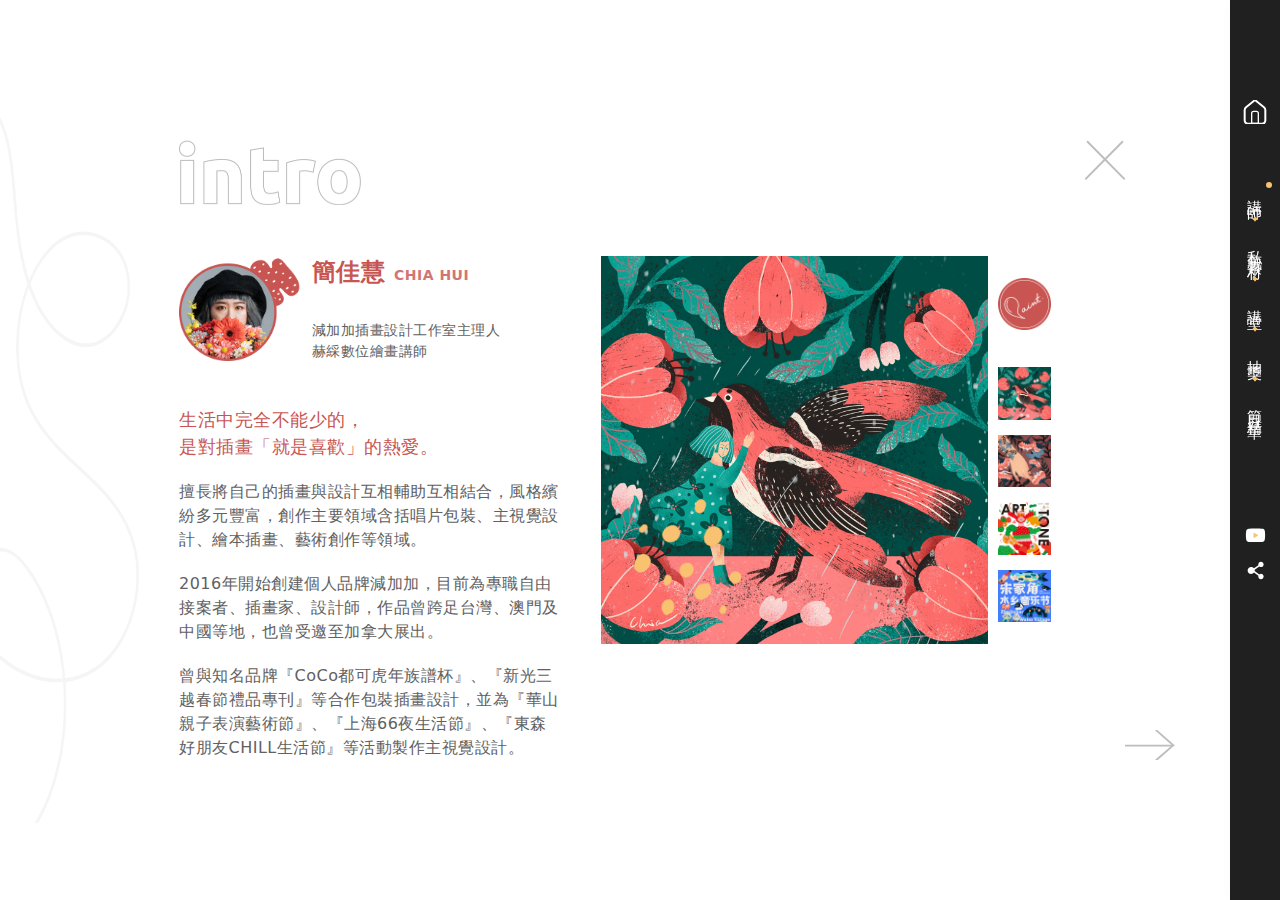
<file: ch/page-2-1.html>
<!DOCTYPE html><html lang="zh-Hant-TW"><head><meta http-equiv="Content-Type" content="text/html; charset=utf-8"><meta name="viewport" content="width=device-width,initial-scale=1,maximum-scale=1"><meta http-equiv="X-UA-Compatible" content="ie=edge"><meta name="format-detection" content="telephone=no"><title>20220328-illustration</title><meta property="og:description" content=""><meta property="twitter:description" content=""><meta name="DC.Description" content=""><link rel="stylesheet" href="../common/css/ch.css"><link rel="stylesheet" href="../common/css/tailwind.css"></head><body class="no-js body-flex"><script>;(function(){ document.querySelector('body').classList.remove('no-js'); })();</script><noscript><div class="noscript-description"><p>您的瀏覽器不支援JavaScript功能，若部份網頁功能無法正常使用時，請開啟瀏覽器JavaScript狀態</p></div></noscript><div id="wrapper" class="bg-wrapper-content"><header id="header"><div class="mainheader"><a href="../index.html" class="home-icon">首頁</a><ul class="mainheader-menu"><li class="current"><a href="page-2.html">講師</a></li><li><a href="page-3.html">私藏素材</a></li><li><a href="page-4.html">講堂</a></li><li><a href="page-5.html">抽獎</a></li><li><a href="page-6.html">節目精華</a></li></ul><div class="topnav-item"><div class="youtube"><a href="https://www.youtube.com/watch?v=nsGVX5Vhnwo" target="_blank" class="social-media-btn icon-youtube">youtube-icon</a><div class="hover-text hover-text-yt">觀看節目</div></div><div class="share"><a href="javascript:;" class="social-media-btn icon-share share-btn" title="分享">share-icon</a><ul class="share-list is-closelist"><li><a href="javascript: void(window.open('http://www.facebook.com/share.php?u='.concat(encodeURIComponent(location.href)) ));" class="social-media-btn icon-facebook" title="facebook（另開視窗）">facebook</a></li><li><a href="javascript: void(window.open('http://line.me/R/msg/text/?'.concat(encodeURIComponent(location.href)) ));" class="social-media-btn icon-line" title="line（另開視窗）">line</a></li></ul></div></div></div></header><div id="main" class="wrap wrap-content"><section class="section-content s2-content"><div class="section-content-left"><div class="title-img">intro</div><div class="section-pfp-info"><div class="section-pfp-info-left section-pfp-info-left1"><h2 class="h2">簡佳慧 <span>CHIA HUI</span></h2><p>減加加插畫設計工作室主理人<br>赫綵數位繪畫講師</p></div><div class="section-pfp-info-right"><figure><img src="../common/images/loader.gif" data-src="../common/images/02_Teacher/pic_t1photo_2x.png" class="lazyload" alt="圖片"><noscript><img alt="圖片" src="../common/images/02_Teacher/pic_t1photo_2x.png"></noscript></figure></div></div><div class="section-pfp-content section-pfp-content1"><h3 class="h3">生活中完全不能少的，<br>是對插畫「就是喜歡」的熱愛。</h3><p>擅長將自己的插畫與設計互相輔助互相結合，風格繽紛多元豐富，創作主要領域含括唱片包裝、主視覺設計、繪本插畫、藝術創作等領域。</p><p>2016年開始創建個人品牌減加加，目前為專職自由接案者、插畫家、設計師，作品曾跨足台灣、澳門及中國等地，也曾受邀至加拿大展出。</p><p>曾與知名品牌『CoCo都可虎年族譜杯』、『新光三越春節禮品專刊』等合作包裝插畫設計，並為『華山親子表演藝術節』、『上海66夜生活節』、『東森好朋友CHILL生活節』等活動製作主視覺設計。</p></div></div><div class="section-content-right"><div id="s2-content-app" class="s2-content-app"><div class="menu"><div class="menu-img"><figure><img src="../common/images/loader.gif" data-src="../common/images/02_Teacher/pic_paint_r_2x.png" class="lazyload" alt="圖片"><noscript><img alt="圖片" src="../common/images/02_Teacher/pic_paint_r_2x.png"></noscript></figure></div><a href="javascript:;" @click="handChangePage(0)" :class="{active: pageIdx === 0}"><figure><img src="../common/images/loader.gif" data-src="../common/images/02_Teacher/Gallery/Small/t1-1_s_2x.png" class="lazyload" alt="圖片"><noscript><img alt="圖片" src="../common/images/02_Teacher/Gallery/Small/t1-1_s_2x.png"></noscript></figure></a><a href="javascript:;" @click="handChangePage(1)" :class="{active: pageIdx === 1}"><figure><img src="../common/images/loader.gif" data-src="../common/images/02_Teacher/Gallery/Small/t1-2_s_2x.png" class="lazyload" alt="圖片"><noscript><img alt="圖片" src="../common/images/02_Teacher/Gallery/Small/t1-2_s_2x.png"></noscript></figure></a><a href="javascript:;" @click="handChangePage(2)" :class="{active: pageIdx === 2}"><figure><img src="../common/images/loader.gif" data-src="../common/images/02_Teacher/Gallery/Small/t1-3_s_2x.png" class="lazyload" alt="圖片"><noscript><img alt="圖片" src="../common/images/02_Teacher/Gallery/Small/t1-3_s_2x.png"></noscript></figure></a><a href="javascript:;" @click="handChangePage(3)" :class="{active: pageIdx === 3}"><figure><img src="../common/images/loader.gif" data-src="../common/images/02_Teacher/Gallery/Small/t1-4_s_2x.png" class="lazyload" alt="圖片"><noscript><img alt="圖片" src="../common/images/02_Teacher/Gallery/Small/t1-4_s_2x.png"></noscript></figure></a></div><div class="page"><div class="page1" v-if="pageIdx===0"><div class="mid"><figure><img src="../common/images/loader.gif" data-src="../common/images/02_Teacher/Gallery/t1-1_2x.png" class="lazyload" alt="圖片"><noscript><img alt="圖片" src="../common/images/02_Teacher/Gallery/t1-1_2x.png"></noscript></figure></div></div><div class="page2" v-show="pageIdx===1"><div class="mid"><figure><img src="../common/images/loader.gif" data-src="../common/images/02_Teacher/Gallery/t1-2_2x.png" class="lazyload" alt="圖片"><noscript><img alt="圖片" src="../common/images/02_Teacher/Gallery/t1-2_2x.png"></noscript></figure></div></div><div class="page3" v-show="pageIdx===2"><div class="mid"><figure><img src="../common/images/loader.gif" data-src="../common/images/02_Teacher/Gallery/t1-3_2x.png" class="lazyload" alt="圖片"><noscript><img alt="圖片" src="../common/images/02_Teacher/Gallery/t1-3_2x.png"></noscript></figure></div></div><div class="page4" v-show="pageIdx===3"><div class="mid"><figure><img src="../common/images/loader.gif" data-src="../common/images/02_Teacher/Gallery/t1-4_2x.png" class="lazyload" alt="圖片"><noscript><img alt="圖片" src="../common/images/02_Teacher/Gallery/t1-4_2x.png"></noscript></figure></div></div></div></div></div><a href="page-2.html" class="btn_cross"></a> <a href="page-2-2.html" class="btn_arrow"></a></section></div><footer class="footer"><div class="footer-wrap"><div class="footer-logo"><a href="https://www.appedu.com.tw/" target="_blank">赫綵設計學院</a></div><ul class="footer-media"><li class="footer-media-icon fb"><a href="https://www.facebook.com/appedu/" target="_blank">facebook</a></li><li class="footer-media-icon line"><a href="https://page.line.me/ksn8716p?openQrModal=true" target="_blank">line</a></li><li class="footer-media-icon yt"><a href="https://www.youtube.com/user/AppeduDesignTraining" target="_blank">youtube</a></li><li class="footer-media-icon ig"><a href="https://www.instagram.com/appedudesign/" target="_blank">instagram</a></li></ul><div class="footer-contact"></div><div class="footer-copyright"><span>Copyright ©Appedu. All rights reserved.</span> <span>赫綵電腦有限公司保有活動內容更改之權利，最新資訊以活動網站為主。</span></div></div></footer></div><script src="../common/js/main.js"></script><script async src="https://www.googletagmanager.com/gtag/js?id=UA-37287051-1"></script><script>window.dataLayer = window.dataLayer || [];
        function gtag() { dataLayer.push(arguments); }
        gtag('js', new Date());

        gtag('config', 'UA-37287051-1');</script></body></html>
</file>
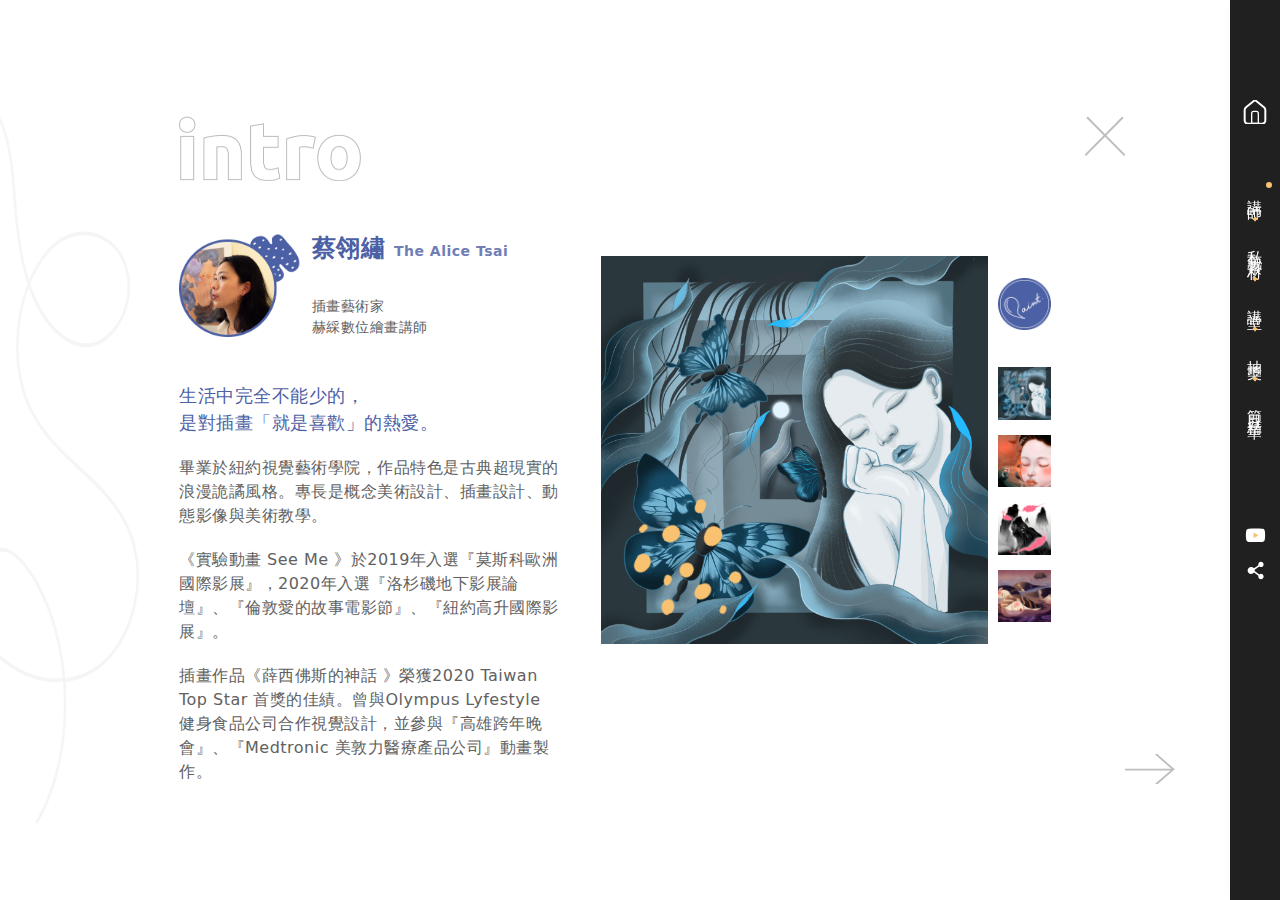
<file: ch/page-2-2.html>
<!DOCTYPE html><html lang="zh-Hant-TW"><head><meta http-equiv="Content-Type" content="text/html; charset=utf-8"><meta name="viewport" content="width=device-width,initial-scale=1,maximum-scale=1"><meta http-equiv="X-UA-Compatible" content="ie=edge"><meta name="format-detection" content="telephone=no"><title>20220328-illustration</title><meta property="og:description" content=""><meta property="twitter:description" content=""><meta name="DC.Description" content=""><link rel="stylesheet" href="../common/css/ch.css"><link rel="stylesheet" href="../common/css/tailwind.css"></head><body class="no-js body-flex"><script>;(function(){ document.querySelector('body').classList.remove('no-js'); })();</script><noscript><div class="noscript-description"><p>您的瀏覽器不支援JavaScript功能，若部份網頁功能無法正常使用時，請開啟瀏覽器JavaScript狀態</p></div></noscript><div id="wrapper" class="bg-wrapper-content"><header id="header"><div class="mainheader"><a href="../index.html" class="home-icon">首頁</a><ul class="mainheader-menu"><li class="current"><a href="page-2.html">講師</a></li><li><a href="page-3.html">私藏素材</a></li><li><a href="page-4.html">講堂</a></li><li><a href="page-5.html">抽獎</a></li><li><a href="page-6.html">節目精華</a></li></ul><div class="topnav-item"><div class="youtube"><a href="https://www.youtube.com/watch?v=nsGVX5Vhnwo" target="_blank" class="social-media-btn icon-youtube">youtube-icon</a><div class="hover-text hover-text-yt">觀看節目</div></div><div class="share"><a href="javascript:;" class="social-media-btn icon-share share-btn" title="分享">share-icon</a><ul class="share-list is-closelist"><li><a href="javascript: void(window.open('http://www.facebook.com/share.php?u='.concat(encodeURIComponent(location.href)) ));" class="social-media-btn icon-facebook" title="facebook（另開視窗）">facebook</a></li><li><a href="javascript: void(window.open('http://line.me/R/msg/text/?'.concat(encodeURIComponent(location.href)) ));" class="social-media-btn icon-line" title="line（另開視窗）">line</a></li></ul></div></div></div></header><div id="main" class="wrap wrap-content"><section class="section-content s2-content"><div class="section-content-left"><div class="title-img">intro</div><div class="section-pfp-info"><div class="section-pfp-info-left section-pfp-info-left2"><h2 class="h2">蔡翎繡 <span>The Alice Tsai</span></h2><p>插畫藝術家<br>赫綵數位繪畫講師</p></div><div class="section-pfp-info-right"><figure><img src="../common/images/loader.gif" data-src="../common/images/02_Teacher/pic_t2photo_2x.png" class="lazyload" alt="圖片"><noscript><img alt="圖片" src="../common/images/02_Teacher/pic_t2photo_2x.png"></noscript></figure></div></div><div class="section-pfp-content section-pfp-content2"><h3 class="h3">生活中完全不能少的，<br>是對插畫「就是喜歡」的熱愛。</h3><p>畢業於紐約視覺藝術學院，作品特色是古典超現實的浪漫詭譎風格。專長是概念美術設計、插畫設計、動態影像與美術教學。</p><p>《實驗動畫 See Me 》於2019年入選『莫斯科歐洲國際影展』，2020年入選『洛杉磯地下影展論壇』、『倫敦愛的故事電影節』、『紐約高升國際影展』。</p><p>插畫作品《薛西佛斯的神話 》榮獲2020 Taiwan Top Star 首獎的佳績。曾與Olympus Lyfestyle 健身食品公司合作視覺設計，並參與『高雄跨年晚會』、『Medtronic 美敦力醫療產品公司』動畫製作。</p></div></div><div class="section-content-right"><div id="s2-content-app" class="s2-content-app"><div class="menu"><div class="menu-img"><figure><img src="../common/images/loader.gif" data-src="../common/images/02_Teacher/pic_paint_b_2x.png" class="lazyload" alt="圖片"><noscript><img alt="圖片" src="../common/images/02_Teacher/pic_paint_b_2x.png"></noscript></figure></div><a href="javascript:;" @click="handChangePage(0)" :class="{active: pageIdx === 0}"><figure><img src="../common/images/loader.gif" data-src="../common/images/02_Teacher/Gallery/Small/t2-1_s_2x.png" class="lazyload" alt="圖片"><noscript><img alt="圖片" src="../common/images/02_Teacher/Gallery/Small/t2-1_s_2x.png"></noscript></figure></a><a href="javascript:;" @click="handChangePage(1)" :class="{active: pageIdx === 1}"><figure><img src="../common/images/loader.gif" data-src="../common/images/02_Teacher/Gallery/Small/t2-2_s_2x.png" class="lazyload" alt="圖片"><noscript><img alt="圖片" src="../common/images/02_Teacher/Gallery/Small/t2-2_s_2x.png"></noscript></figure></a><a href="javascript:;" @click="handChangePage(2)" :class="{active: pageIdx === 2}"><figure><img src="../common/images/loader.gif" data-src="../common/images/02_Teacher/Gallery/Small/t2-3_s_2x.png" class="lazyload" alt="圖片"><noscript><img alt="圖片" src="../common/images/02_Teacher/Gallery/Small/t2-3_s_2x.png"></noscript></figure></a><a href="javascript:;" @click="handChangePage(3)" :class="{active: pageIdx === 3}"><figure><img src="../common/images/loader.gif" data-src="../common/images/02_Teacher/Gallery/Small/t2-4_s_2x.png" class="lazyload" alt="圖片"><noscript><img alt="圖片" src="../common/images/02_Teacher/Gallery/Small/t2-4_s_2x.png"></noscript></figure></a></div><div class="page"><div class="page1" v-if="pageIdx===0"><div class="mid"><figure><img src="../common/images/loader.gif" data-src="../common/images/02_Teacher/Gallery/t2-1_2x.png" class="lazyload" alt="圖片"><noscript><img alt="圖片" src="../common/images/02_Teacher/Gallery/t2-1_2x.png"></noscript></figure></div></div><div class="page2" v-show="pageIdx===1"><div class="mid"><figure><img src="../common/images/loader.gif" data-src="../common/images/02_Teacher/Gallery/t2-2_2x.png" class="lazyload" alt="圖片"><noscript><img alt="圖片" src="../common/images/02_Teacher/Gallery/t2-2_2x.png"></noscript></figure></div></div><div class="page3" v-show="pageIdx===2"><div class="mid"><figure><img src="../common/images/loader.gif" data-src="../common/images/02_Teacher/Gallery/t2-3_2x.png" class="lazyload" alt="圖片"><noscript><img alt="圖片" src="../common/images/02_Teacher/Gallery/t2-3_2x.png"></noscript></figure></div></div><div class="page4" v-show="pageIdx===3"><div class="mid"><figure><img src="../common/images/loader.gif" data-src="../common/images/02_Teacher/Gallery/t2-4_2x.png" class="lazyload" alt="圖片"><noscript><img alt="圖片" src="../common/images/02_Teacher/Gallery/t2-4_2x.png"></noscript></figure></div></div></div></div></div><a href="page-2.html" class="btn_cross"></a> <a href="page-2-3.html" class="btn_arrow"></a></section></div><footer class="footer"><div class="footer-wrap"><div class="footer-logo"><a href="https://www.appedu.com.tw/" target="_blank">赫綵設計學院</a></div><ul class="footer-media"><li class="footer-media-icon fb"><a href="https://www.facebook.com/appedu/" target="_blank">facebook</a></li><li class="footer-media-icon line"><a href="https://page.line.me/ksn8716p?openQrModal=true" target="_blank">line</a></li><li class="footer-media-icon yt"><a href="https://www.youtube.com/user/AppeduDesignTraining" target="_blank">youtube</a></li><li class="footer-media-icon ig"><a href="https://www.instagram.com/appedudesign/" target="_blank">instagram</a></li></ul><div class="footer-contact"></div><div class="footer-copyright"><span>Copyright ©Appedu. All rights reserved.</span> <span>赫綵電腦有限公司保有活動內容更改之權利，最新資訊以活動網站為主。</span></div></div></footer></div><script src="../common/js/main.js"></script><script async src="https://www.googletagmanager.com/gtag/js?id=UA-37287051-1"></script><script>window.dataLayer = window.dataLayer || [];
        function gtag() { dataLayer.push(arguments); }
        gtag('js', new Date());

        gtag('config', 'UA-37287051-1');</script></body></html>
</file>
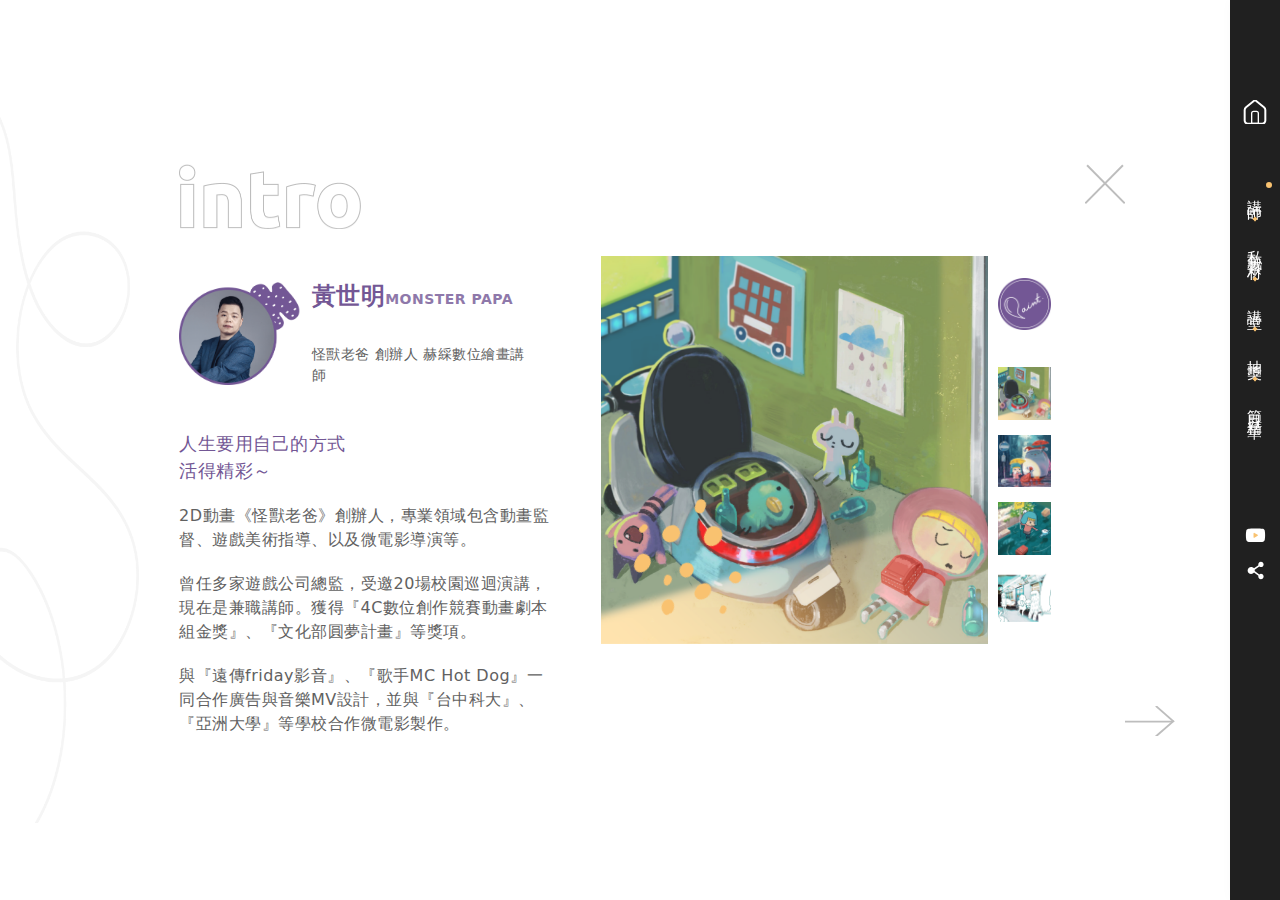
<file: ch/page-2-3.html>
<!DOCTYPE html><html lang="zh-Hant-TW"><head><meta http-equiv="Content-Type" content="text/html; charset=utf-8"><meta name="viewport" content="width=device-width,initial-scale=1,maximum-scale=1"><meta http-equiv="X-UA-Compatible" content="ie=edge"><meta name="format-detection" content="telephone=no"><title>20220328-illustration</title><meta property="og:description" content=""><meta property="twitter:description" content=""><meta name="DC.Description" content=""><link rel="stylesheet" href="../common/css/ch.css"><link rel="stylesheet" href="../common/css/tailwind.css"></head><body class="no-js body-flex"><script>;(function(){ document.querySelector('body').classList.remove('no-js'); })();</script><noscript><div class="noscript-description"><p>您的瀏覽器不支援JavaScript功能，若部份網頁功能無法正常使用時，請開啟瀏覽器JavaScript狀態</p></div></noscript><div id="wrapper" class="bg-wrapper-content"><header id="header"><div class="mainheader"><a href="../index.html" class="home-icon">首頁</a><ul class="mainheader-menu"><li class="current"><a href="page-2.html">講師</a></li><li><a href="page-3.html">私藏素材</a></li><li><a href="page-4.html">講堂</a></li><li><a href="page-5.html">抽獎</a></li><li><a href="page-6.html">節目精華</a></li></ul><div class="topnav-item"><div class="youtube"><a href="https://www.youtube.com/watch?v=nsGVX5Vhnwo" target="_blank" class="social-media-btn icon-youtube">youtube-icon</a><div class="hover-text hover-text-yt">觀看節目</div></div><div class="share"><a href="javascript:;" class="social-media-btn icon-share share-btn" title="分享">share-icon</a><ul class="share-list is-closelist"><li><a href="javascript: void(window.open('http://www.facebook.com/share.php?u='.concat(encodeURIComponent(location.href)) ));" class="social-media-btn icon-facebook" title="facebook（另開視窗）">facebook</a></li><li><a href="javascript: void(window.open('http://line.me/R/msg/text/?'.concat(encodeURIComponent(location.href)) ));" class="social-media-btn icon-line" title="line（另開視窗）">line</a></li></ul></div></div></div></header><div id="main" class="wrap wrap-content"><section class="section-content s2-content"><div class="section-content-left"><div class="title-img">intro</div><div class="section-pfp-info"><div class="section-pfp-info-left section-pfp-info-left3"><h2 class="h2">黃世明<span>MONSTER PAPA</span></h2><p>怪獸老爸 創辦人 赫綵數位繪畫講師</p></div><div class="section-pfp-info-right"><figure><img src="../common/images/loader.gif" data-src="../common/images/02_Teacher/pic_t3photo_2x.png" class="lazyload" alt="圖片"><noscript><img alt="圖片" src="../common/images/02_Teacher/pic_t3photo_2x.png"></noscript></figure></div></div><div class="section-pfp-content section-pfp-content3"><h3 class="h3">人生要用自己的方式<br>活得精彩～</h3><p>2D動畫《怪獸老爸》創辦人，專業領域包含動畫監督、遊戲美術指導、以及微電影導演等。</p><p>曾任多家遊戲公司總監，受邀20場校園巡迴演講，現在是兼職講師。獲得『4C數位創作競賽動畫劇本組金獎』、『文化部圓夢計畫』等獎項。</p><p>與『遠傳friday影音』、『歌手MC Hot Dog』一同合作廣告與音樂MV設計，並與『台中科大』、『亞洲大學』等學校合作微電影製作。</p></div></div><div class="section-content-right"><div id="s2-content-app" class="s2-content-app"><div class="menu"><div class="menu-img"><figure><img src="../common/images/loader.gif" data-src="../common/images/02_Teacher/pic_paint_p_2x.png" class="lazyload" alt="圖片"><noscript><img alt="圖片" src="../common/images/02_Teacher/pic_paint_p_2x.png"></noscript></figure></div><a href="javascript:;" @click="handChangePage(0)" :class="{active: pageIdx === 0}"><figure><img src="../common/images/loader.gif" data-src="../common/images/02_Teacher/Gallery/Small/t3-1_s_2x.png" class="lazyload" alt="圖片"><noscript><img alt="圖片" src="../common/images/02_Teacher/Gallery/Small/t3-1_s_2x.png"></noscript></figure></a><a href="javascript:;" @click="handChangePage(1)" :class="{active: pageIdx === 1}"><figure><img src="../common/images/loader.gif" data-src="../common/images/02_Teacher/Gallery/Small/t3-2_s_2x.png" class="lazyload" alt="圖片"><noscript><img alt="圖片" src="../common/images/02_Teacher/Gallery/Small/t3-2_s_2x.png"></noscript></figure></a><a href="javascript:;" @click="handChangePage(2)" :class="{active: pageIdx === 2}"><figure><img src="../common/images/loader.gif" data-src="../common/images/02_Teacher/Gallery/Small/t3-3_s_2x.png" class="lazyload" alt="圖片"><noscript><img alt="圖片" src="../common/images/02_Teacher/Gallery/Small/t3-3_s_2x.png"></noscript></figure></a><a href="javascript:;" @click="handChangePage(3)" :class="{active: pageIdx === 3}"><figure><img src="../common/images/loader.gif" data-src="../common/images/02_Teacher/Gallery/Small/t3-4_s_2x.png" class="lazyload" alt="圖片"><noscript><img alt="圖片" src="../common/images/02_Teacher/Gallery/Small/t3-4_s_2x.png"></noscript></figure></a></div><div class="page"><div class="page1" v-if="pageIdx===0"><div class="mid"><figure><img src="../common/images/loader.gif" data-src="../common/images/02_Teacher/Gallery/t3-1_2x.png" class="lazyload" alt="圖片"><noscript><img alt="圖片" src="../common/images/02_Teacher/Gallery/t3-1_2x.png"></noscript></figure></div></div><div class="page2" v-show="pageIdx===1"><div class="mid"><figure><img src="../common/images/loader.gif" data-src="../common/images/02_Teacher/Gallery/t3-2_2x.png" class="lazyload" alt="圖片"><noscript><img alt="圖片" src="../common/images/02_Teacher/Gallery/t3-2_2x.png"></noscript></figure></div></div><div class="page3" v-show="pageIdx===2"><div class="mid"><figure><img src="../common/images/loader.gif" data-src="../common/images/02_Teacher/Gallery/t3-3_2x.png" class="lazyload" alt="圖片"><noscript><img alt="圖片" src="../common/images/02_Teacher/Gallery/t3-3_2x.png"></noscript></figure></div></div><div class="page4" v-show="pageIdx===3"><div class="mid"><figure><img src="../common/images/loader.gif" data-src="../common/images/02_Teacher/Gallery/t3-4_2x.png" class="lazyload" alt="圖片"><noscript><img alt="圖片" src="../common/images/02_Teacher/Gallery/t3-4_2x.png"></noscript></figure></div></div></div></div></div><a href="page-2.html" class="btn_cross"></a> <a href="page-2-1.html" class="btn_arrow"></a></section></div><footer class="footer"><div class="footer-wrap"><div class="footer-logo"><a href="https://www.appedu.com.tw/" target="_blank">赫綵設計學院</a></div><ul class="footer-media"><li class="footer-media-icon fb"><a href="https://www.facebook.com/appedu/" target="_blank">facebook</a></li><li class="footer-media-icon line"><a href="https://page.line.me/ksn8716p?openQrModal=true" target="_blank">line</a></li><li class="footer-media-icon yt"><a href="https://www.youtube.com/user/AppeduDesignTraining" target="_blank">youtube</a></li><li class="footer-media-icon ig"><a href="https://www.instagram.com/appedudesign/" target="_blank">instagram</a></li></ul><div class="footer-contact"></div><div class="footer-copyright"><span>Copyright ©Appedu. All rights reserved.</span> <span>赫綵電腦有限公司保有活動內容更改之權利，最新資訊以活動網站為主。</span></div></div></footer></div><script src="../common/js/main.js"></script><script async src="https://www.googletagmanager.com/gtag/js?id=UA-37287051-1"></script><script>window.dataLayer = window.dataLayer || [];
        function gtag() { dataLayer.push(arguments); }
        gtag('js', new Date());

        gtag('config', 'UA-37287051-1');</script></body></html>
</file>
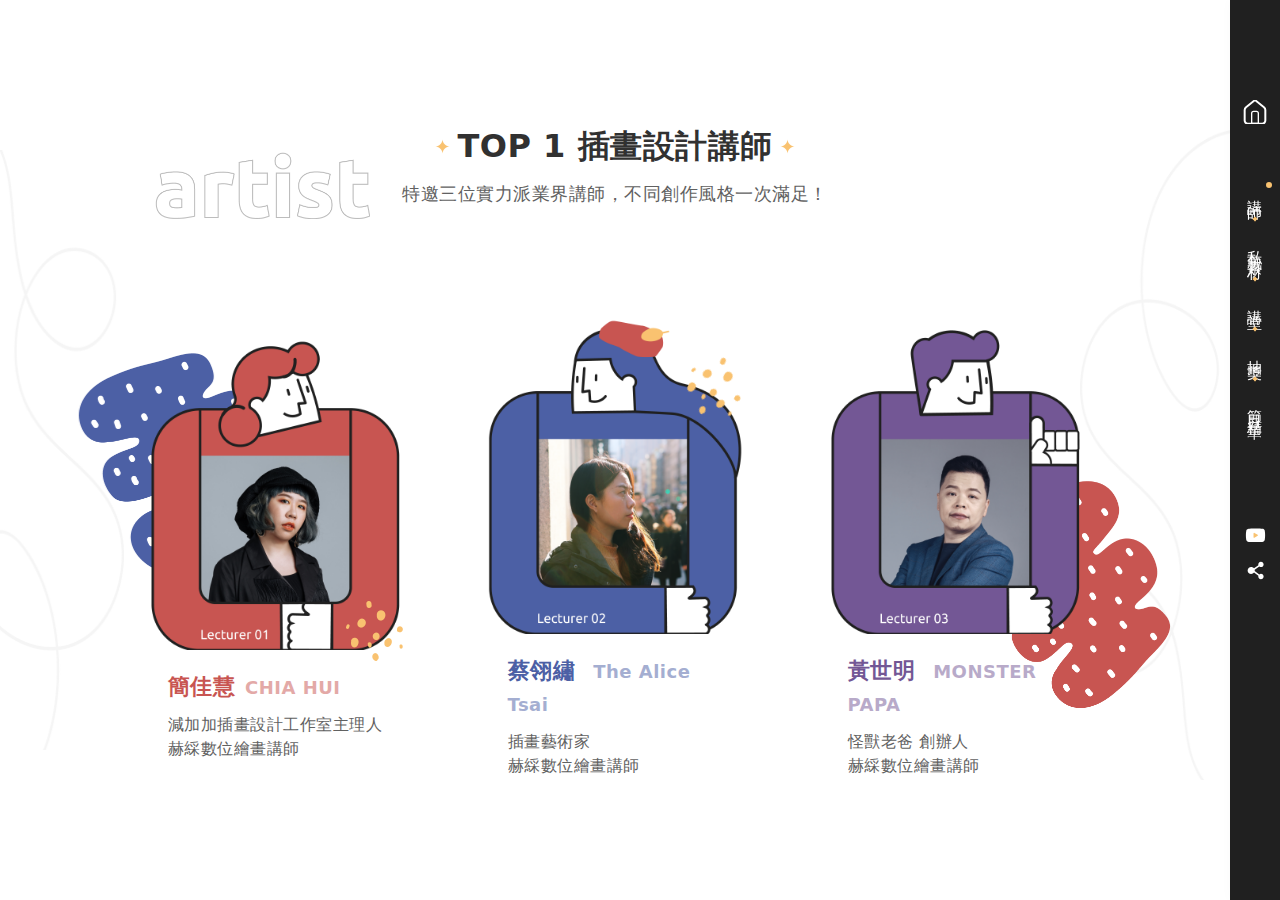
<file: ch/page-2.html>
<!DOCTYPE html><html lang="zh-Hant-TW"><head><meta http-equiv="Content-Type" content="text/html; charset=utf-8"><meta name="viewport" content="width=device-width,initial-scale=1,maximum-scale=1"><meta http-equiv="X-UA-Compatible" content="ie=edge"><meta name="format-detection" content="telephone=no"><title>20220328-illustration</title><meta property="og:description" content=""><meta property="twitter:description" content=""><meta name="DC.Description" content=""><link rel="stylesheet" href="../common/css/ch.css"><link rel="stylesheet" href="../common/css/tailwind.css"></head><body class="no-js body-flex"><script>;(function(){ document.querySelector('body').classList.remove('no-js'); })();</script><noscript><div class="noscript-description"><p>您的瀏覽器不支援JavaScript功能，若部份網頁功能無法正常使用時，請開啟瀏覽器JavaScript狀態</p></div></noscript><div id="wrapper" class="bg-wrapper"><header id="header"><div class="mainheader"><a href="../index.html" class="home-icon">首頁</a><ul class="mainheader-menu"><li class="current"><a href="page-2.html">講師</a></li><li><a href="page-3.html">私藏素材</a></li><li><a href="page-4.html">講堂</a></li><li><a href="page-5.html">抽獎</a></li><li><a href="page-6.html">節目精華</a></li></ul><div class="topnav-item"><div class="youtube"><a href="https://www.youtube.com/watch?v=nsGVX5Vhnwo" target="_blank" class="social-media-btn icon-youtube">youtube-icon</a><div class="hover-text hover-text-yt">觀看節目</div></div><div class="share"><a href="javascript:;" class="social-media-btn icon-share share-btn" title="分享">share-icon</a><ul class="share-list is-closelist"><li><a href="javascript: void(window.open('http://www.facebook.com/share.php?u='.concat(encodeURIComponent(location.href)) ));" class="social-media-btn icon-facebook" title="facebook（另開視窗）">facebook</a></li><li><a href="javascript: void(window.open('http://line.me/R/msg/text/?'.concat(encodeURIComponent(location.href)) ));" class="social-media-btn icon-line" title="line（另開視窗）">line</a></li></ul></div></div></div></header><div id="main" class="wrap wrap-content"><section class="section-content"><div class="title-img-mb">artist</div><div class="section-content-title"><h2 class="h2">TOP 1 插畫設計講師</h2><p>特邀三位實力派業界講師，不同創作風格一次滿足！</p></div><ul class="section-item"><li><a href="page-2-1.html"><figure class="section-item-img"><img src="../common/images/loader.gif" data-src="../common/images/02_Teacher/pic_t1_normal_2x 2.png" class="lazyload" alt="圖片"><noscript><img alt="圖片" src="../common/images/02_Teacher/pic_t1_normal_2x 2.png"></noscript><div class="section-item-img-hover hover1"><img src="../common/images/02_Teacher/pic_t1_hover_2x.png" alt=""></div></figure><div class="lecturer-info"><h3 class="h3 red-color">簡佳慧<span>CHIA HUI</span></h3><p>減加加插畫設計工作室主理人<br>赫綵數位繪畫講師</p></div></a></li><li><a href="page-2-2.html"><figure class="section-item-img"><img src="../common/images/loader.gif" data-src="../common/images/02_Teacher/pic_t2_normal_2x 2.png" class="lazyload" alt="圖片"><noscript><img alt="圖片" src="../common/images/02_Teacher/pic_t2_normal_2x 2.png"></noscript><div class="section-item-img-hover section-no-border hover2"><img src="../common/images/02_Teacher/pic_t2_hover_2x.png" alt=""></div></figure><div class="lecturer-info"><h3 class="h3 blue-color">蔡翎繡 <span>The Alice Tsai</span></h3><p>插畫藝術家<br>赫綵數位繪畫講師</p></div></a></li><li><a href="page-2-3.html"><figure class="section-item-img"><img src="../common/images/loader.gif" data-src="../common/images/02_Teacher/pic_t3_normal_2x 2.png" class="lazyload" alt="圖片"><noscript><img alt="圖片" src="../common/images/02_Teacher/pic_t3_normal_2x 2.png"></noscript><div class="section-item-img-hover section-no-border hover3"><img src="../common/images/02_Teacher/pic_t3_hover_2x.png" alt=""></div></figure><div class="lecturer-info"><h3 class="h3 purple-color">黃世明 <span>MONSTER PAPA</span></h3><p>怪獸老爸 創辦人<br>赫綵數位繪畫講師</p></div></a></li></ul></section></div><footer class="footer"><div class="footer-wrap"><div class="footer-logo"><a href="https://www.appedu.com.tw/" target="_blank">赫綵設計學院</a></div><ul class="footer-media"><li class="footer-media-icon fb"><a href="https://www.facebook.com/appedu/" target="_blank">facebook</a></li><li class="footer-media-icon line"><a href="https://page.line.me/ksn8716p?openQrModal=true" target="_blank">line</a></li><li class="footer-media-icon yt"><a href="https://www.youtube.com/user/AppeduDesignTraining" target="_blank">youtube</a></li><li class="footer-media-icon ig"><a href="https://www.instagram.com/appedudesign/" target="_blank">instagram</a></li></ul><div class="footer-contact"></div><div class="footer-copyright"><span>Copyright ©Appedu. All rights reserved.</span> <span>赫綵電腦有限公司保有活動內容更改之權利，最新資訊以活動網站為主。</span></div></div></footer></div><script src="../common/js/main.js"></script><script async src="https://www.googletagmanager.com/gtag/js?id=UA-37287051-1"></script><script>window.dataLayer = window.dataLayer || [];
        function gtag() { dataLayer.push(arguments); }
        gtag('js', new Date());

        gtag('config', 'UA-37287051-1');</script></body></html>
</file>
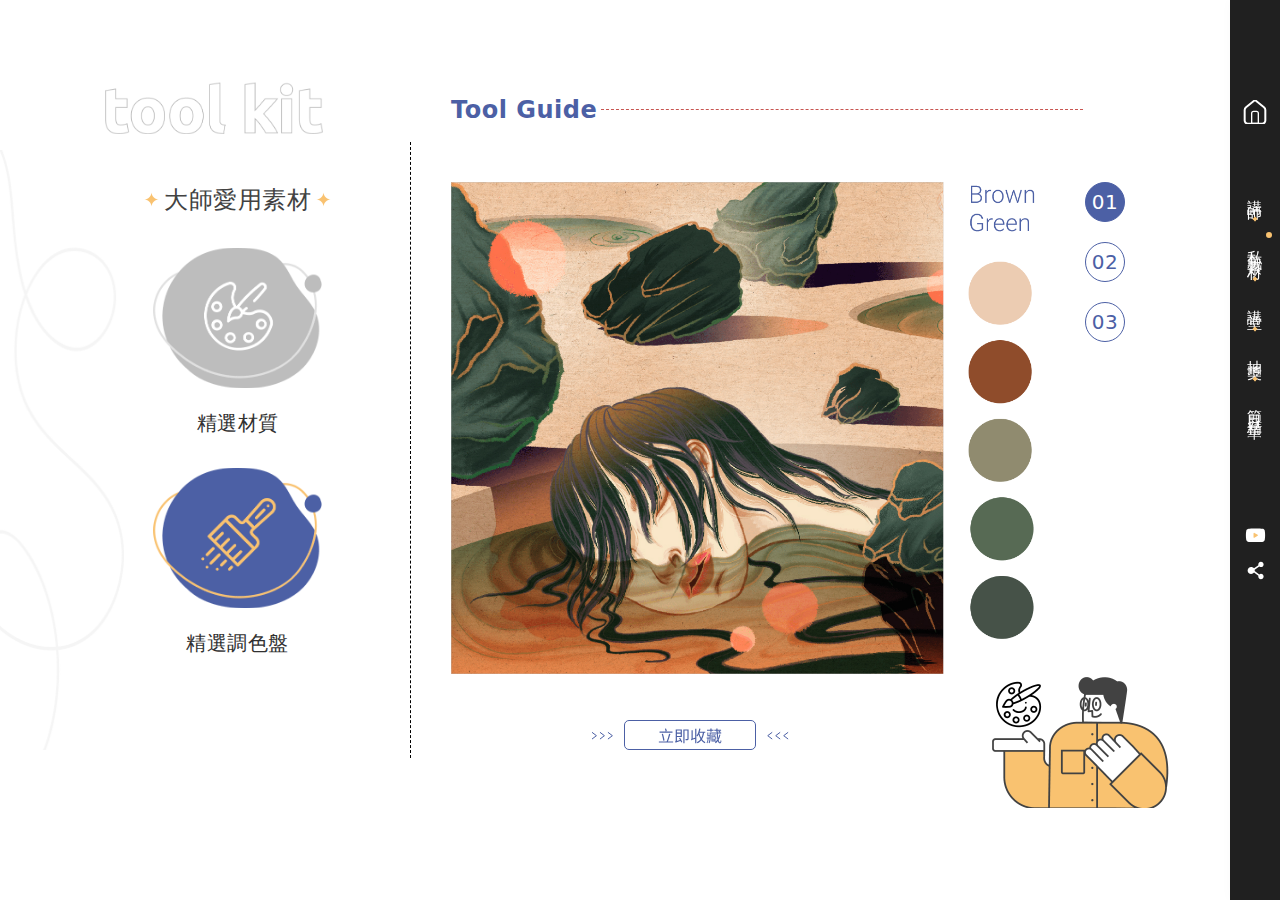
<file: ch/page-3-1.html>
<!DOCTYPE html><html lang="zh-Hant-TW"><head><meta http-equiv="Content-Type" content="text/html; charset=utf-8"><meta name="viewport" content="width=device-width,initial-scale=1,maximum-scale=1"><meta http-equiv="X-UA-Compatible" content="ie=edge"><meta name="format-detection" content="telephone=no"><title>20220328-illustration</title><meta property="og:description" content=""><meta property="twitter:description" content=""><meta name="DC.Description" content=""><link rel="stylesheet" href="../common/css/ch.css"><link rel="stylesheet" href="../common/css/tailwind.css"></head><body class="no-js body-flex"><script>;(function(){ document.querySelector('body').classList.remove('no-js'); })();</script><noscript><div class="noscript-description"><p>您的瀏覽器不支援JavaScript功能，若部份網頁功能無法正常使用時，請開啟瀏覽器JavaScript狀態</p></div></noscript><div id="wrapper" class="bg-wrapper bg-wrapper2"><header id="header"><div class="mainheader"><a href="../index.html" class="home-icon">首頁</a><ul class="mainheader-menu"><li><a href="page-2.html">講師</a></li><li class="current"><a href="page-3.html">私藏素材</a></li><li><a href="page-4.html">講堂</a></li><li><a href="page-5.html">抽獎</a></li><li><a href="page-6.html">節目精華</a></li></ul><div class="topnav-item"><div class="youtube"><a href="https://www.youtube.com/watch?v=nsGVX5Vhnwo" target="_blank" class="social-media-btn icon-youtube">youtube-icon</a><div class="hover-text hover-text-yt">觀看節目</div></div><div class="share"><a href="javascript:;" class="social-media-btn icon-share share-btn" title="分享">share-icon</a><ul class="share-list is-closelist"><li><a href="javascript: void(window.open('http://www.facebook.com/share.php?u='.concat(encodeURIComponent(location.href)) ));" class="social-media-btn icon-facebook" title="facebook（另開視窗）">facebook</a></li><li><a href="javascript: void(window.open('http://line.me/R/msg/text/?'.concat(encodeURIComponent(location.href)) ));" class="social-media-btn icon-line" title="line（另開視窗）">line</a></li></ul></div></div></div></header><div id="main" class="wrap wrap-content wrap-sticker"><section class="section-content-3"><div class="section-content-3-title"></div><div class="section-content-3-left"><div class="section-content-3-menu"><h2 class="h2"><span>大師愛用素材</span></h2><ul class="section-content-3-menu-item"><li><a href="page-3.html"><div class="section-content-3-menu-btn bt1"></div><p class="menu-btn-text">精選材質</p></a></li><li><a href="javascript:;" class="active"><div class="section-content-3-menu-btn bt2"></div><p class="menu-btn-text">精選調色盤</p></a></li></ul></div></div><div class="section-content-3-right"><span class="section-content-3-right-title blue-text">Tool Guide</span><div id="s3-content-app" class="s3-content-app"><div class="tool-page-wrap"><div class="tool-page page1" v-if="pageIdx===0"><figure class="tool-page-img"><img src="../common/images/loader.gif" data-src="../common/images/03_Toolkit/Gallery/tool2-1_2x.png" class="lazyload" alt="圖片"><noscript><img alt="圖片" src="../common/images/03_Toolkit/Gallery/tool2-1_2x.png"></noscript></figure></div><div class="tool-page page2" v-if="pageIdx===1"><figure class="tool-page-img"><img src="../common/images/loader.gif" data-src="../common/images/03_Toolkit/Gallery/tool2-2_2x.png" class="lazyload" alt="圖片"><noscript><img alt="圖片" src="../common/images/03_Toolkit/Gallery/tool2-2_2x.png"></noscript></figure></div><div class="tool-page page3" v-if="pageIdx===2"><figure class="tool-page-img"><img src="../common/images/loader.gif" data-src="../common/images/03_Toolkit/Gallery/tool2-3_2x.png" class="lazyload" alt="圖片"><noscript><img alt="圖片" src="../common/images/03_Toolkit/Gallery/tool2-3_2x.png"></noscript></figure></div></div><div class="tool-menu blue-text"><a href="javascript:;" @click="handChangePage(0)" :class="{active: pageIdx === 0}">01</a> <a href="javascript:;" @click="handChangePage(1)" :class="{active: pageIdx === 1}">02</a> <a href="javascript:;" @click="handChangePage(2)" :class="{active: pageIdx === 2}">03</a></div></div><div class="collect-btn collect-btn-blue cd-popup-trigger"></div></div></section></div><footer class="footer"><div class="footer-wrap"><div class="footer-logo"><a href="https://www.appedu.com.tw/" target="_blank">赫綵設計學院</a></div><ul class="footer-media"><li class="footer-media-icon fb"><a href="https://www.facebook.com/appedu/" target="_blank">facebook</a></li><li class="footer-media-icon line"><a href="https://page.line.me/ksn8716p?openQrModal=true" target="_blank">line</a></li><li class="footer-media-icon yt"><a href="https://www.youtube.com/user/AppeduDesignTraining" target="_blank">youtube</a></li><li class="footer-media-icon ig"><a href="https://www.instagram.com/appedudesign/" target="_blank">instagram</a></li></ul><div class="footer-contact"></div><div class="footer-copyright"><span>Copyright ©Appedu. All rights reserved.</span> <span>赫綵電腦有限公司保有活動內容更改之權利，最新資訊以活動網站為主。</span></div></div></footer></div><script src="../common/js/main.js"></script><script async src="https://www.googletagmanager.com/gtag/js?id=UA-37287051-1"></script><script>window.dataLayer = window.dataLayer || [];
        function gtag() { dataLayer.push(arguments); }
        gtag('js', new Date());

        gtag('config', 'UA-37287051-1');</script></body></html>
</file>
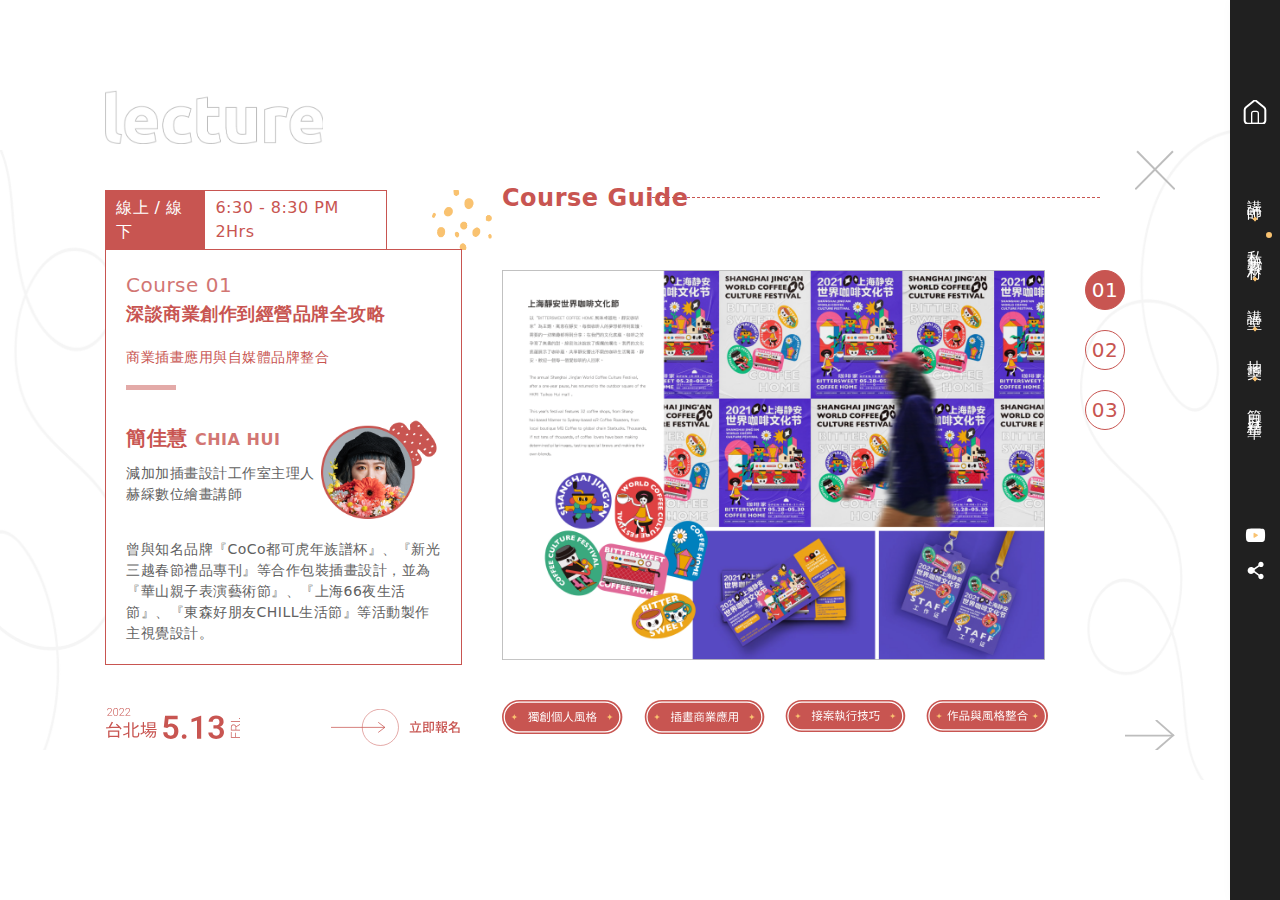
<file: ch/page-4-1.html>
<!DOCTYPE html><html lang="zh-Hant-TW"><head><meta http-equiv="Content-Type" content="text/html; charset=utf-8"><meta name="viewport" content="width=device-width,initial-scale=1,maximum-scale=1"><meta http-equiv="X-UA-Compatible" content="ie=edge"><meta name="format-detection" content="telephone=no"><title>20220328-illustration</title><meta property="og:description" content=""><meta property="twitter:description" content=""><meta name="DC.Description" content=""><link rel="stylesheet" href="../common/css/ch.css"><link rel="stylesheet" href="../common/css/tailwind.css"></head><body class="no-js body-flex"><script>;(function(){ document.querySelector('body').classList.remove('no-js'); })();</script><noscript><div class="noscript-description"><p>您的瀏覽器不支援JavaScript功能，若部份網頁功能無法正常使用時，請開啟瀏覽器JavaScript狀態</p></div></noscript><div id="wrapper" class="bg-wrapper bg-wrapper4"><header id="header"><div class="mainheader"><a href="../index.html" class="home-icon">首頁</a><ul class="mainheader-menu"><li><a href="page-2.html">講師</a></li><li class="current"><a href="page-3.html">私藏素材</a></li><li><a href="page-4.html">講堂</a></li><li><a href="page-5.html">抽獎</a></li><li><a href="page-6.html">節目精華</a></li></ul><div class="topnav-item"><div class="youtube"><a href="https://www.youtube.com/watch?v=nsGVX5Vhnwo" target="_blank" class="social-media-btn icon-youtube">youtube-icon</a><div class="hover-text hover-text-yt">觀看節目</div></div><div class="share"><a href="javascript:;" class="social-media-btn icon-share share-btn" title="分享">share-icon</a><ul class="share-list is-closelist"><li><a href="javascript: void(window.open('http://www.facebook.com/share.php?u='.concat(encodeURIComponent(location.href)) ));" class="social-media-btn icon-facebook" title="facebook（另開視窗）">facebook</a></li><li><a href="javascript: void(window.open('http://line.me/R/msg/text/?'.concat(encodeURIComponent(location.href)) ));" class="social-media-btn icon-line" title="line（另開視窗）">line</a></li></ul></div></div></div></header><div id="main" class="wrap wrap-content"><section class="section-content-4"><div class="section-content-4-title"></div><div class="section-content-4-left"><div class="section-content-4-left-wrap"><div class="section-content-4-left-wrap-label"><span class="label-title">線上 / 線下</span> <span>6:30 - 8:30 PM 2Hrs</span></div><div class="section-content-4-left-wrap-body"><div class="wrap-body-top"><h3 class="h3">Course 01</h3><h4 class="h4">深談商業創作到經營品牌全攻略</h4><p>商業插畫應用與自媒體品牌整合</p></div><div class="wrap-body-bottom"><div class="wrap-body-bottom-t"><div class="wrap-body-bottom-t-l"><h3 class="h3">簡佳慧 <span>CHIA HUI</span></h3><p>減加加插畫設計工作室主理人 赫綵數位繪畫講師</p></div><div class="wrap-body-bottom-t-r"><figure><img src="../common/images/loader.gif" data-src="../common/images/02_Teacher/pic_t1photo_2x.png" class="lazyload" alt="圖片"><noscript><img alt="圖片" src="../common/images/02_Teacher/pic_t1photo_2x.png"></noscript></figure></div></div><div class="wrap-body-bottom-b"><p>曾與知名品牌『CoCo都可虎年族譜杯』、『新光三越春節禮品專刊』等合作包裝插畫設計，並為『華山親子表演藝術節』、『上海66夜生活節』、『東森好朋友CHILL生活節』等活動製作主視覺設計。</p></div></div></div><div class="point"></div></div><div class="sign-up"><div class="sign-up-txt sign-up-txt1"></div><a href="javascript:;" target="_blank" class="sign-up-btn sign-up-btn1"></a></div></div><div class="section-content-4-right"><span class="section-content-4-right-title">Course Guide</span><div id="s3-content-app" class="s3-content-app"><div class="tool-page-wrap"><div class="tool-page page1" v-if="pageIdx===0"><figure class="tool-page-img"><img src="../common/images/loader.gif" data-src="../common/images/04_Lecture/Course/c1-1_2x.png" class="lazyload" alt="圖片"><noscript><img alt="圖片" src="../common/images/04_Lecture/Course/c1-1_2x.png"></noscript></figure></div><div class="tool-page page2" v-if="pageIdx===1"><figure class="tool-page-img"><img src="../common/images/loader.gif" data-src="../common/images/04_Lecture/Course/c1-2_2x.png" class="lazyload" alt="圖片"><noscript><img alt="圖片" src="../common/images/04_Lecture/Course/c1-2_2x.png"></noscript></figure></div><div class="tool-page page3" v-if="pageIdx===2"><figure class="tool-page-img"><img src="../common/images/loader.gif" data-src="../common/images/04_Lecture/Course/c1-3_2x.png" class="lazyload" alt="圖片"><noscript><img alt="圖片" src="../common/images/04_Lecture/Course/c1-3_2x.png"></noscript></figure></div></div><div class="tool-menu"><a href="javascript:;" @click="handChangePage(0)" :class="{active: pageIdx === 0}">01</a> <a href="javascript:;" @click="handChangePage(1)" :class="{active: pageIdx === 1}">02</a> <a href="javascript:;" @click="handChangePage(2)" :class="{active: pageIdx === 2}">03</a></div></div><ul class="course-nav"><li><figure class="tool-page-img"><img src="../common/images/loader.gif" data-src="../common/images/04_Lecture/Guide/pic_c1-1.svg" class="lazyload" alt="圖片"><noscript><img alt="圖片" src="../common/images/04_Lecture/Guide/pic_c1-1.svg"></noscript></figure></li><li><figure class="tool-page-img"><img src="../common/images/loader.gif" data-src="../common/images/04_Lecture/Guide/pic_c1-2.svg" class="lazyload" alt="圖片"><noscript><img alt="圖片" src="../common/images/04_Lecture/Guide/pic_c1-2.svg"></noscript></figure></li><li><figure class="tool-page-img"><img src="../common/images/loader.gif" data-src="../common/images/04_Lecture/Guide/pic_c1-3.svg" class="lazyload" alt="圖片"><noscript><img alt="圖片" src="../common/images/04_Lecture/Guide/pic_c1-3.svg"></noscript></figure></li><li><figure class="tool-page-img"><img src="../common/images/loader.gif" data-src="../common/images/04_Lecture/Guide/pic_c1-4.svg" class="lazyload" alt="圖片"><noscript><img alt="圖片" src="../common/images/04_Lecture/Guide/pic_c1-4.svg"></noscript></figure></li></ul></div><a href="page-4.html" class="btn_cross btn_cross-s4"></a> <a href="page-4-2.html" class="btn_arrow btn_arrow-s4"></a></section></div><footer class="footer"><div class="footer-wrap"><div class="footer-logo"><a href="https://www.appedu.com.tw/" target="_blank">赫綵設計學院</a></div><ul class="footer-media"><li class="footer-media-icon fb"><a href="https://www.facebook.com/appedu/" target="_blank">facebook</a></li><li class="footer-media-icon line"><a href="https://page.line.me/ksn8716p?openQrModal=true" target="_blank">line</a></li><li class="footer-media-icon yt"><a href="https://www.youtube.com/user/AppeduDesignTraining" target="_blank">youtube</a></li><li class="footer-media-icon ig"><a href="https://www.instagram.com/appedudesign/" target="_blank">instagram</a></li></ul><div class="footer-contact"></div><div class="footer-copyright"><span>Copyright ©Appedu. All rights reserved.</span> <span>赫綵電腦有限公司保有活動內容更改之權利，最新資訊以活動網站為主。</span></div></div></footer></div><script src="../common/js/main.js"></script><script async src="https://www.googletagmanager.com/gtag/js?id=UA-37287051-1"></script><script>window.dataLayer = window.dataLayer || [];
        function gtag() { dataLayer.push(arguments); }
        gtag('js', new Date());

        gtag('config', 'UA-37287051-1');</script></body></html>
</file>
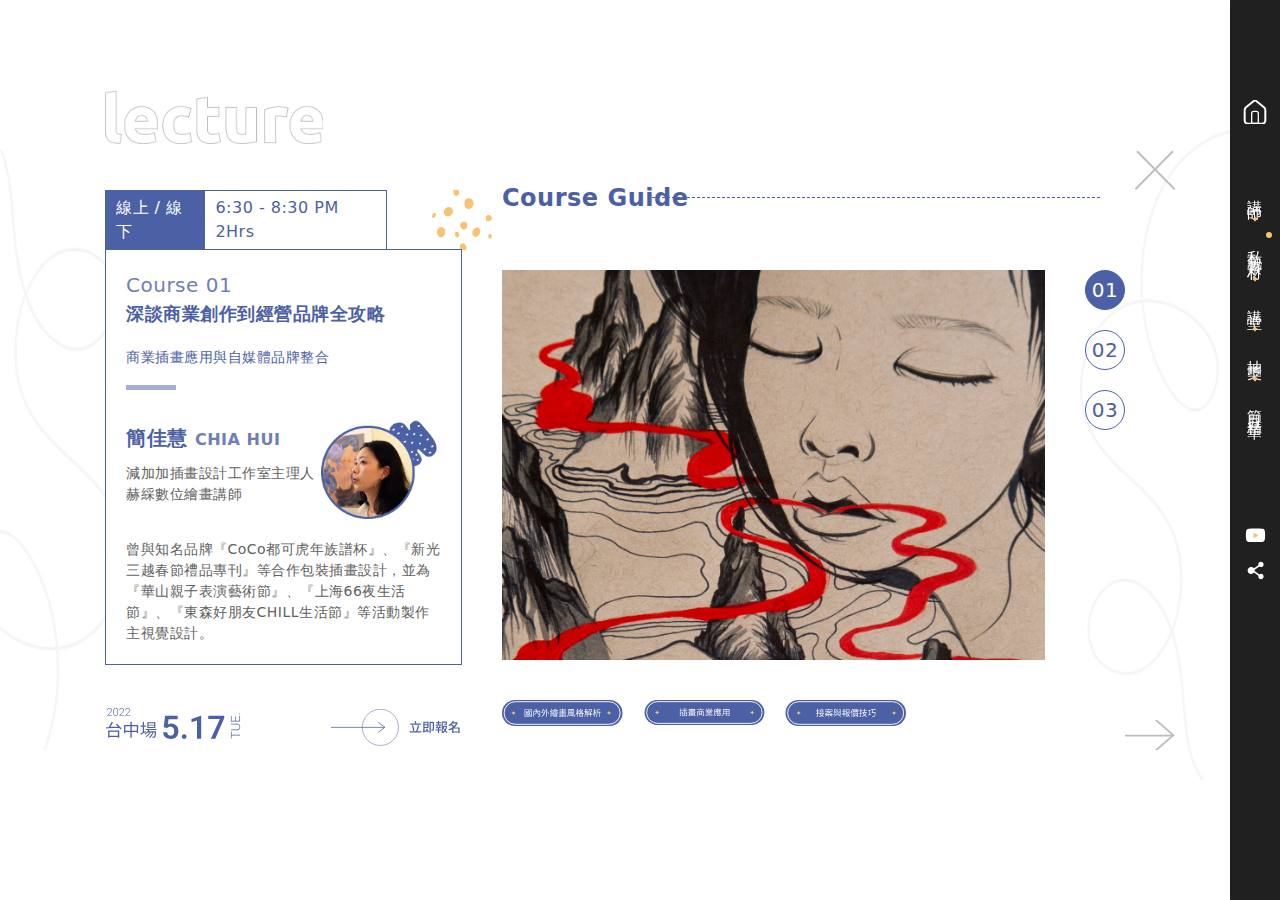
<file: ch/page-4-2.html>
<!DOCTYPE html><html lang="zh-Hant-TW"><head><meta http-equiv="Content-Type" content="text/html; charset=utf-8"><meta name="viewport" content="width=device-width,initial-scale=1,maximum-scale=1"><meta http-equiv="X-UA-Compatible" content="ie=edge"><meta name="format-detection" content="telephone=no"><title>20220328-illustration</title><meta property="og:description" content=""><meta property="twitter:description" content=""><meta name="DC.Description" content=""><link rel="stylesheet" href="../common/css/ch.css"><link rel="stylesheet" href="../common/css/tailwind.css"></head><body class="no-js body-flex"><script>;(function(){ document.querySelector('body').classList.remove('no-js'); })();</script><noscript><div class="noscript-description"><p>您的瀏覽器不支援JavaScript功能，若部份網頁功能無法正常使用時，請開啟瀏覽器JavaScript狀態</p></div></noscript><div id="wrapper" class="bg-wrapper bg-wrapper4"><header id="header"><div class="mainheader"><a href="../index.html" class="home-icon">首頁</a><ul class="mainheader-menu"><li><a href="page-2.html">講師</a></li><li class="current"><a href="page-3.html">私藏素材</a></li><li><a href="page-4.html">講堂</a></li><li><a href="page-5.html">抽獎</a></li><li><a href="page-6.html">節目精華</a></li></ul><div class="topnav-item"><div class="youtube"><a href="https://www.youtube.com/watch?v=nsGVX5Vhnwo" target="_blank" class="social-media-btn icon-youtube">youtube-icon</a><div class="hover-text hover-text-yt">觀看節目</div></div><div class="share"><a href="javascript:;" class="social-media-btn icon-share share-btn" title="分享">share-icon</a><ul class="share-list is-closelist"><li><a href="javascript: void(window.open('http://www.facebook.com/share.php?u='.concat(encodeURIComponent(location.href)) ));" class="social-media-btn icon-facebook" title="facebook（另開視窗）">facebook</a></li><li><a href="javascript: void(window.open('http://line.me/R/msg/text/?'.concat(encodeURIComponent(location.href)) ));" class="social-media-btn icon-line" title="line（另開視窗）">line</a></li></ul></div></div></div></header><div id="main" class="wrap wrap-content"><section class="section-content-4 section-content-4-2"><div class="section-content-4-title"></div><div class="section-content-4-left"><div class="section-content-4-left-wrap"><div class="section-content-4-left-wrap-label"><span class="label-title">線上 / 線下</span> <span>6:30 - 8:30 PM 2Hrs</span></div><div class="section-content-4-left-wrap-body"><div class="wrap-body-top"><h3 class="h3">Course 01</h3><h4 class="h4">深談商業創作到經營品牌全攻略</h4><p>商業插畫應用與自媒體品牌整合</p></div><div class="wrap-body-bottom"><div class="wrap-body-bottom-t"><div class="wrap-body-bottom-t-l"><h3 class="h3">簡佳慧 <span>CHIA HUI</span></h3><p>減加加插畫設計工作室主理人 赫綵數位繪畫講師</p></div><div class="wrap-body-bottom-t-r"><figure><img src="../common/images/loader.gif" data-src="../common/images/02_Teacher/pic_t2photo_2x.png" class="lazyload" alt="圖片"><noscript><img alt="圖片" src="../common/images/02_Teacher/pic_t2photo_2x.png"></noscript></figure></div></div><div class="wrap-body-bottom-b"><p>曾與知名品牌『CoCo都可虎年族譜杯』、『新光三越春節禮品專刊』等合作包裝插畫設計，並為『華山親子表演藝術節』、『上海66夜生活節』、『東森好朋友CHILL生活節』等活動製作主視覺設計。</p></div></div></div><div class="point"></div></div><div class="sign-up"><div class="sign-up-txt sign-up-txt2"></div><a href="javascript:;" target="_blank" class="sign-up-btn sign-up-btn2"></a></div></div><div class="section-content-4-right"><span class="section-content-4-right-title blue-text">Course Guide</span><div id="s3-content-app" class="s3-content-app"><div class="tool-page-wrap"><div class="tool-page page1" v-if="pageIdx===0"><figure class="tool-page-img"><img src="../common/images/loader.gif" data-src="../common/images/04_Lecture/Course/c2-1_2x.png" class="lazyload" alt="圖片"><noscript><img alt="圖片" src="../common/images/04_Lecture/Course/c2-1_2x.png"></noscript></figure></div><div class="tool-page page2" v-if="pageIdx===1"><figure class="tool-page-img"><img src="../common/images/loader.gif" data-src="../common/images/04_Lecture/Course/c2-2_2x.png" class="lazyload" alt="圖片"><noscript><img alt="圖片" src="../common/images/04_Lecture/Course/c2-2_2x.png"></noscript></figure></div><div class="tool-page page3" v-if="pageIdx===2"><figure class="tool-page-img"><img src="../common/images/loader.gif" data-src="../common/images/04_Lecture/Course/c2-3_2x.png" class="lazyload" alt="圖片"><noscript><img alt="圖片" src="../common/images/04_Lecture/Course/c2-3_2x.png"></noscript></figure></div></div><div class="tool-menu blue-text"><a href="javascript:;" @click="handChangePage(0)" :class="{active: pageIdx === 0}">01</a> <a href="javascript:;" @click="handChangePage(1)" :class="{active: pageIdx === 1}">02</a> <a href="javascript:;" @click="handChangePage(2)" :class="{active: pageIdx === 2}">03</a></div></div><ul class="course-nav"><li><figure class="tool-page-img"><img src="../common/images/loader.gif" data-src="../common/images/04_Lecture/Guide/pic_c2-1.svg" class="lazyload" alt="圖片"><noscript><img alt="圖片" src="../common/images/04_Lecture/Guide/pic_c2-1.svg"></noscript></figure></li><li><figure class="tool-page-img"><img src="../common/images/loader.gif" data-src="../common/images/04_Lecture/Guide/pic_c2-2.svg" class="lazyload" alt="圖片"><noscript><img alt="圖片" src="../common/images/04_Lecture/Guide/pic_c2-2.svg"></noscript></figure></li><li><figure class="tool-page-img"><img src="../common/images/loader.gif" data-src="../common/images/04_Lecture/Guide/pic_c2-3.svg" class="lazyload" alt="圖片"><noscript><img alt="圖片" src="../common/images/04_Lecture/Guide/pic_c2-3.svg"></noscript></figure></li></ul></div><a href="page-4.html" class="btn_cross btn_cross-s4"></a> <a href="page-4-3.html" class="btn_arrow btn_arrow-s4"></a></section></div><footer class="footer"><div class="footer-wrap"><div class="footer-logo"><a href="https://www.appedu.com.tw/" target="_blank">赫綵設計學院</a></div><ul class="footer-media"><li class="footer-media-icon fb"><a href="https://www.facebook.com/appedu/" target="_blank">facebook</a></li><li class="footer-media-icon line"><a href="https://page.line.me/ksn8716p?openQrModal=true" target="_blank">line</a></li><li class="footer-media-icon yt"><a href="https://www.youtube.com/user/AppeduDesignTraining" target="_blank">youtube</a></li><li class="footer-media-icon ig"><a href="https://www.instagram.com/appedudesign/" target="_blank">instagram</a></li></ul><div class="footer-contact"></div><div class="footer-copyright"><span>Copyright ©Appedu. All rights reserved.</span> <span>赫綵電腦有限公司保有活動內容更改之權利，最新資訊以活動網站為主。</span></div></div></footer></div><script src="../common/js/main.js"></script><script async src="https://www.googletagmanager.com/gtag/js?id=UA-37287051-1"></script><script>window.dataLayer = window.dataLayer || [];
        function gtag() { dataLayer.push(arguments); }
        gtag('js', new Date());

        gtag('config', 'UA-37287051-1');</script></body></html>
</file>
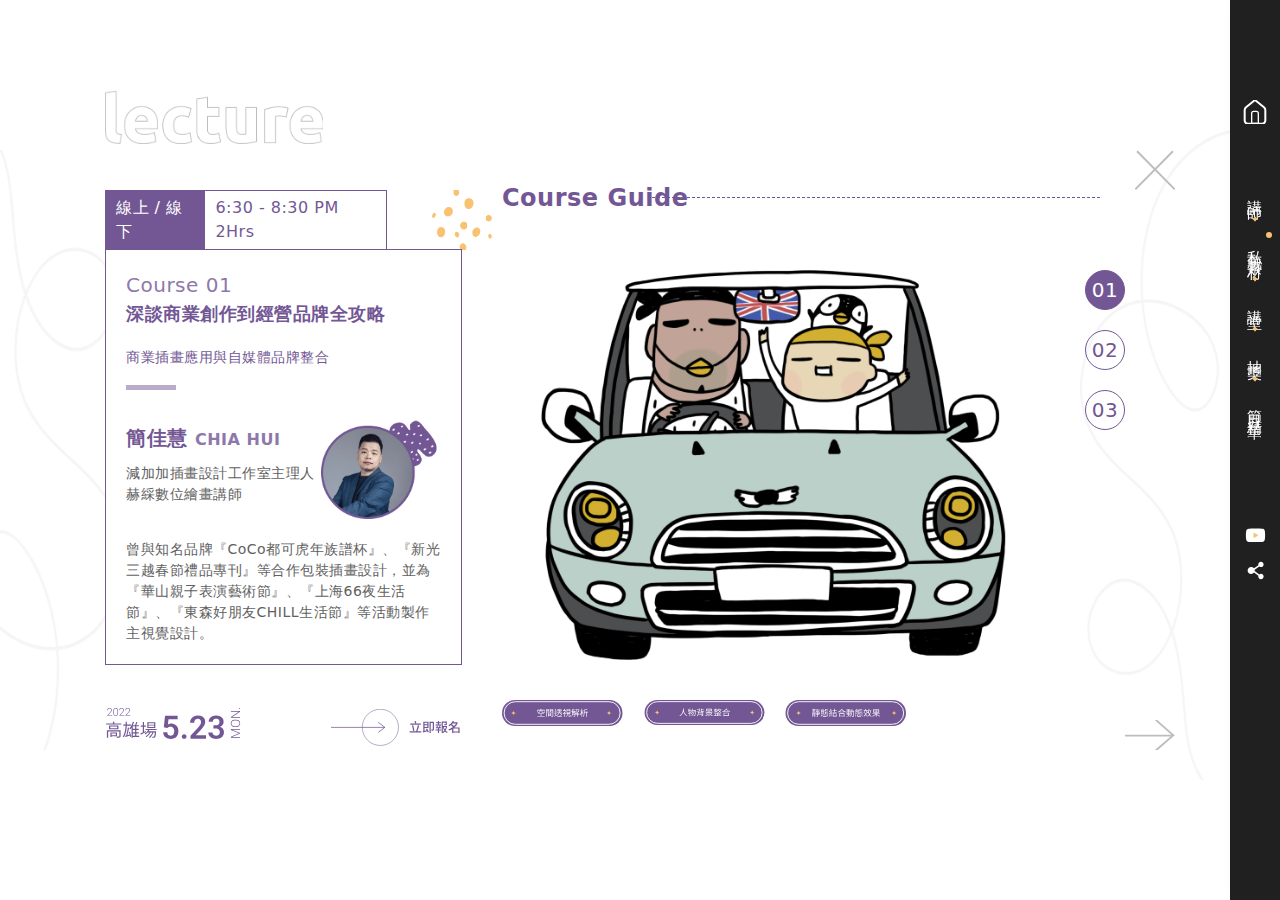
<file: ch/page-4-3.html>
<!DOCTYPE html><html lang="zh-Hant-TW"><head><meta http-equiv="Content-Type" content="text/html; charset=utf-8"><meta name="viewport" content="width=device-width,initial-scale=1,maximum-scale=1"><meta http-equiv="X-UA-Compatible" content="ie=edge"><meta name="format-detection" content="telephone=no"><title>20220328-illustration</title><meta property="og:description" content=""><meta property="twitter:description" content=""><meta name="DC.Description" content=""><link rel="stylesheet" href="../common/css/ch.css"><link rel="stylesheet" href="../common/css/tailwind.css"></head><body class="no-js body-flex"><script>;(function(){ document.querySelector('body').classList.remove('no-js'); })();</script><noscript><div class="noscript-description"><p>您的瀏覽器不支援JavaScript功能，若部份網頁功能無法正常使用時，請開啟瀏覽器JavaScript狀態</p></div></noscript><div id="wrapper" class="bg-wrapper bg-wrapper4"><header id="header"><div class="mainheader"><a href="../index.html" class="home-icon">首頁</a><ul class="mainheader-menu"><li><a href="page-2.html">講師</a></li><li class="current"><a href="page-3.html">私藏素材</a></li><li><a href="page-4.html">講堂</a></li><li><a href="page-5.html">抽獎</a></li><li><a href="page-6.html">節目精華</a></li></ul><div class="topnav-item"><div class="youtube"><a href="https://www.youtube.com/watch?v=nsGVX5Vhnwo" target="_blank" class="social-media-btn icon-youtube">youtube-icon</a><div class="hover-text hover-text-yt">觀看節目</div></div><div class="share"><a href="javascript:;" class="social-media-btn icon-share share-btn" title="分享">share-icon</a><ul class="share-list is-closelist"><li><a href="javascript: void(window.open('http://www.facebook.com/share.php?u='.concat(encodeURIComponent(location.href)) ));" class="social-media-btn icon-facebook" title="facebook（另開視窗）">facebook</a></li><li><a href="javascript: void(window.open('http://line.me/R/msg/text/?'.concat(encodeURIComponent(location.href)) ));" class="social-media-btn icon-line" title="line（另開視窗）">line</a></li></ul></div></div></div></header><div id="main" class="wrap wrap-content"><section class="section-content-4 section-content-4-3"><div class="section-content-4-title"></div><div class="section-content-4-left"><div class="section-content-4-left-wrap"><div class="section-content-4-left-wrap-label"><span class="label-title">線上 / 線下</span> <span>6:30 - 8:30 PM 2Hrs</span></div><div class="section-content-4-left-wrap-body"><div class="wrap-body-top"><h3 class="h3">Course 01</h3><h4 class="h4">深談商業創作到經營品牌全攻略</h4><p>商業插畫應用與自媒體品牌整合</p></div><div class="wrap-body-bottom"><div class="wrap-body-bottom-t"><div class="wrap-body-bottom-t-l"><h3 class="h3">簡佳慧 <span>CHIA HUI</span></h3><p>減加加插畫設計工作室主理人 赫綵數位繪畫講師</p></div><div class="wrap-body-bottom-t-r"><figure><img src="../common/images/loader.gif" data-src="../common/images/02_Teacher/pic_t3photo_2x.png" class="lazyload" alt="圖片"><noscript><img alt="圖片" src="../common/images/02_Teacher/pic_t3photo_2x.png"></noscript></figure></div></div><div class="wrap-body-bottom-b"><p>曾與知名品牌『CoCo都可虎年族譜杯』、『新光三越春節禮品專刊』等合作包裝插畫設計，並為『華山親子表演藝術節』、『上海66夜生活節』、『東森好朋友CHILL生活節』等活動製作主視覺設計。</p></div></div></div><div class="point"></div></div><div class="sign-up"><div class="sign-up-txt sign-up-txt3"></div><a href="javascript:;" target="_blank" class="sign-up-btn sign-up-btn3"></a></div></div><div class="section-content-4-right"><span class="section-content-4-right-title purple-text">Course Guide</span><div id="s3-content-app" class="s3-content-app"><div class="tool-page-wrap"><div class="tool-page page1" v-if="pageIdx===0"><figure class="tool-page-img"><img src="../common/images/loader.gif" data-src="../common/images/04_Lecture/Course/c3-1_2x.png" class="lazyload" alt="圖片"><noscript><img alt="圖片" src="../common/images/04_Lecture/Course/c3-1_2x.png"></noscript></figure></div><div class="tool-page page2" v-if="pageIdx===1"><figure class="tool-page-img"><img src="../common/images/loader.gif" data-src="../common/images/04_Lecture/Course/c3-2_2x.png" class="lazyload" alt="圖片"><noscript><img alt="圖片" src="../common/images/04_Lecture/Course/c3-2_2x.png"></noscript></figure></div><div class="tool-page page3" v-if="pageIdx===2"><figure class="tool-page-img"><img src="../common/images/loader.gif" data-src="../common/images/04_Lecture/Course/c3-3_2x.png" class="lazyload" alt="圖片"><noscript><img alt="圖片" src="../common/images/04_Lecture/Course/c3-3_2x.png"></noscript></figure></div></div><div class="tool-menu purple-text"><a href="javascript:;" @click="handChangePage(0)" :class="{active: pageIdx === 0}">01</a> <a href="javascript:;" @click="handChangePage(1)" :class="{active: pageIdx === 1}">02</a> <a href="javascript:;" @click="handChangePage(2)" :class="{active: pageIdx === 2}">03</a></div></div><ul class="course-nav"><li><figure class="tool-page-img"><img src="../common/images/loader.gif" data-src="../common/images/04_Lecture/Guide/pic_c3-1.svg" class="lazyload" alt="圖片"><noscript><img alt="圖片" src="../common/images/04_Lecture/Guide/pic_c3-1.svg"></noscript></figure></li><li><figure class="tool-page-img"><img src="../common/images/loader.gif" data-src="../common/images/04_Lecture/Guide/pic_c3-2.svg" class="lazyload" alt="圖片"><noscript><img alt="圖片" src="../common/images/04_Lecture/Guide/pic_c3-2.svg"></noscript></figure></li><li><figure class="tool-page-img"><img src="../common/images/loader.gif" data-src="../common/images/04_Lecture/Guide/pic_c3-3.svg" class="lazyload" alt="圖片"><noscript><img alt="圖片" src="../common/images/04_Lecture/Guide/pic_c3-3.svg"></noscript></figure></li></ul></div><a href="page-4.html" class="btn_cross btn_cross-s4"></a> <a href="page-4-1.html" class="btn_arrow btn_arrow-s4"></a></section></div><footer class="footer"><div class="footer-wrap"><div class="footer-logo"><a href="https://www.appedu.com.tw/" target="_blank">赫綵設計學院</a></div><ul class="footer-media"><li class="footer-media-icon fb"><a href="https://www.facebook.com/appedu/" target="_blank">facebook</a></li><li class="footer-media-icon line"><a href="https://page.line.me/ksn8716p?openQrModal=true" target="_blank">line</a></li><li class="footer-media-icon yt"><a href="https://www.youtube.com/user/AppeduDesignTraining" target="_blank">youtube</a></li><li class="footer-media-icon ig"><a href="https://www.instagram.com/appedudesign/" target="_blank">instagram</a></li></ul><div class="footer-contact"></div><div class="footer-copyright"><span>Copyright ©Appedu. All rights reserved.</span> <span>赫綵電腦有限公司保有活動內容更改之權利，最新資訊以活動網站為主。</span></div></div></footer></div><script src="../common/js/main.js"></script><script async src="https://www.googletagmanager.com/gtag/js?id=UA-37287051-1"></script><script>window.dataLayer = window.dataLayer || [];
        function gtag() { dataLayer.push(arguments); }
        gtag('js', new Date());

        gtag('config', 'UA-37287051-1');</script></body></html>
</file>
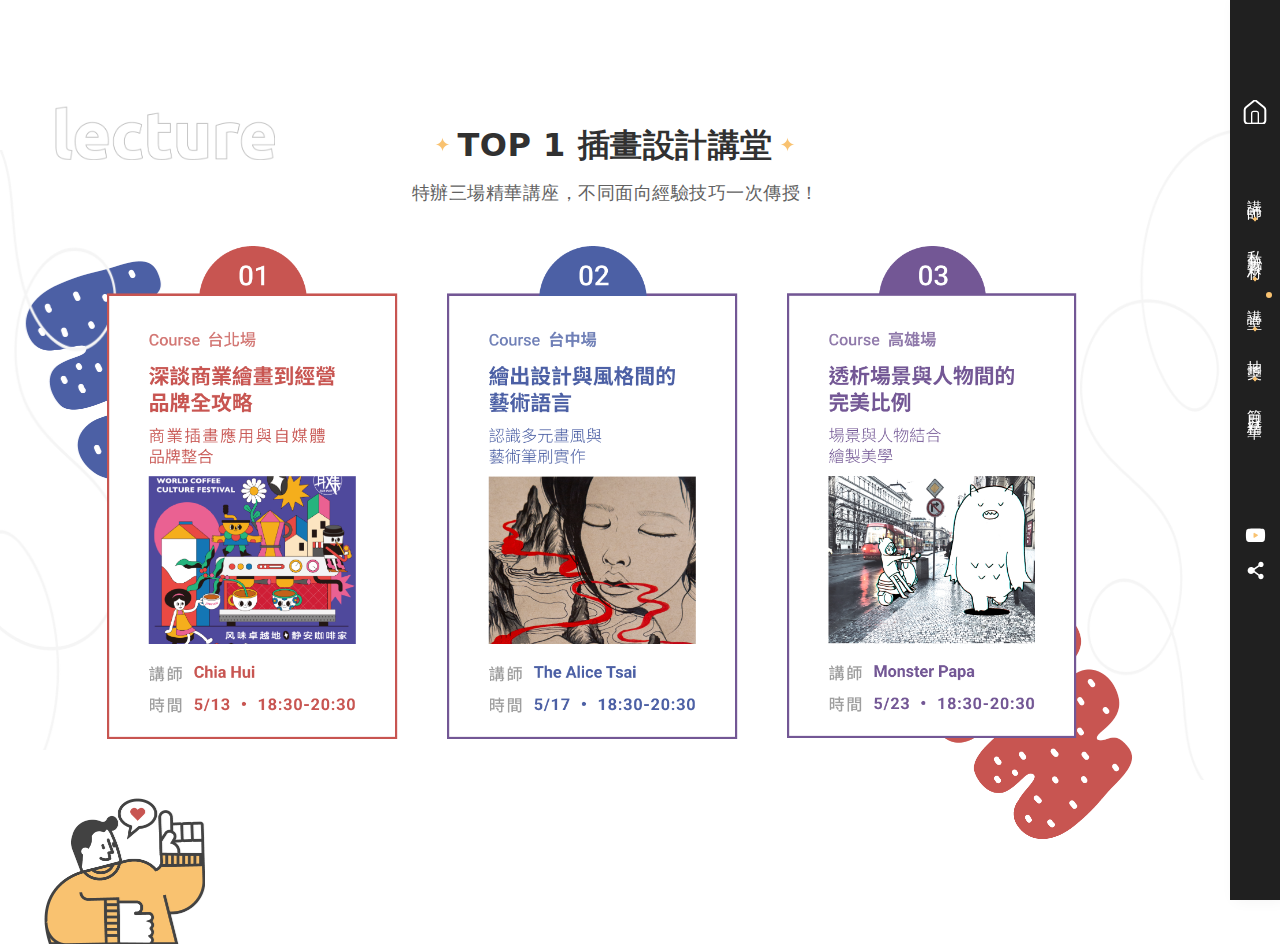
<file: ch/page-4.html>
<!DOCTYPE html><html lang="zh-Hant-TW"><head><meta http-equiv="Content-Type" content="text/html; charset=utf-8"><meta name="viewport" content="width=device-width,initial-scale=1,maximum-scale=1"><meta http-equiv="X-UA-Compatible" content="ie=edge"><meta name="format-detection" content="telephone=no"><title>20220328-illustration</title><meta property="og:description" content=""><meta property="twitter:description" content=""><meta name="DC.Description" content=""><link rel="stylesheet" href="../common/css/ch.css"><link rel="stylesheet" href="../common/css/tailwind.css"></head><body class="no-js body-flex"><script>;(function(){ document.querySelector('body').classList.remove('no-js'); })();</script><noscript><div class="noscript-description"><p>您的瀏覽器不支援JavaScript功能，若部份網頁功能無法正常使用時，請開啟瀏覽器JavaScript狀態</p></div></noscript><div id="wrapper" class="bg-wrapper"><header id="header"><div class="mainheader"><a href="../index.html" class="home-icon">首頁</a><ul class="mainheader-menu"><li><a href="page-2.html">講師</a></li><li><a href="page-3.html">私藏素材</a></li><li class="current"><a href="page-4.html">講堂</a></li><li><a href="page-5.html">抽獎</a></li><li><a href="page-6.html">節目精華</a></li></ul><div class="topnav-item"><div class="youtube"><a href="https://www.youtube.com/watch?v=nsGVX5Vhnwo" target="_blank" class="social-media-btn icon-youtube">youtube-icon</a><div class="hover-text hover-text-yt">觀看節目</div></div><div class="share"><a href="javascript:;" class="social-media-btn icon-share share-btn" title="分享">share-icon</a><ul class="share-list is-closelist"><li><a href="javascript: void(window.open('http://www.facebook.com/share.php?u='.concat(encodeURIComponent(location.href)) ));" class="social-media-btn icon-facebook" title="facebook（另開視窗）">facebook</a></li><li><a href="javascript: void(window.open('http://line.me/R/msg/text/?'.concat(encodeURIComponent(location.href)) ));" class="social-media-btn icon-line" title="line（另開視窗）">line</a></li></ul></div></div></div></header><div id="main" class="wrap wrap-content"><section class="section-content section-content-bg"><div class="lecture">lecture</div><div class="section-content-title section-content-title-s4"><h2 class="h2">TOP 1 插畫設計講堂</h2><p>特辦三場精華講座，不同面向經驗技巧一次傳授！</p></div><div class="lecture-txt"></div><ul class="section-item4"><li><a href="page-4-1.html"><figure class=""><img src="../common/images/loader.gif" data-src="../common/images/04_Lecture/bt_c1_normal_2x.png" class="lazyload" alt="圖片"><noscript><img alt="圖片" src="../common/images/04_Lecture/bt_c1_normal_2x.png"></noscript></figure><div class="hover1"><img src="../common/images/04_Lecture/bt_c1_hover_2x.png" alt=""></div></a></li><li><a href="page-4-2.html"><figure class=""><img src="../common/images/loader.gif" data-src="../common/images/04_Lecture/bt_c2_normal_2x.png" class="lazyload" alt="圖片"><noscript><img alt="圖片" src="../common/images/04_Lecture/bt_c2_normal_2x.png"></noscript></figure><div class="hover1"><img src="../common/images/04_Lecture/bt_c2_hover_2x.png" alt=""></div></a></li><li><a href="page-4-3.html"><figure class=""><img src="../common/images/loader.gif" data-src="../common/images/04_Lecture/bt_c3_normal_2x.png" class="lazyload" alt="圖片"><noscript><img alt="圖片" src="../common/images/04_Lecture/bt_c3_normal_2x.png"></noscript></figure><div class="hover1"><img src="../common/images/04_Lecture/bt_c3_hover_2x.png" alt=""></div></a></li></ul></section></div><footer class="footer"><div class="footer-wrap"><div class="footer-logo"><a href="https://www.appedu.com.tw/" target="_blank">赫綵設計學院</a></div><ul class="footer-media"><li class="footer-media-icon fb"><a href="https://www.facebook.com/appedu/" target="_blank">facebook</a></li><li class="footer-media-icon line"><a href="https://page.line.me/ksn8716p?openQrModal=true" target="_blank">line</a></li><li class="footer-media-icon yt"><a href="https://www.youtube.com/user/AppeduDesignTraining" target="_blank">youtube</a></li><li class="footer-media-icon ig"><a href="https://www.instagram.com/appedudesign/" target="_blank">instagram</a></li></ul><div class="footer-contact"></div><div class="footer-copyright"><span>Copyright ©Appedu. All rights reserved.</span> <span>赫綵電腦有限公司保有活動內容更改之權利，最新資訊以活動網站為主。</span></div></div></footer></div><script src="../common/js/main.js"></script><script async src="https://www.googletagmanager.com/gtag/js?id=UA-37287051-1"></script><script>window.dataLayer = window.dataLayer || [];
        function gtag() { dataLayer.push(arguments); }
        gtag('js', new Date());

        gtag('config', 'UA-37287051-1');</script></body></html>
</file>
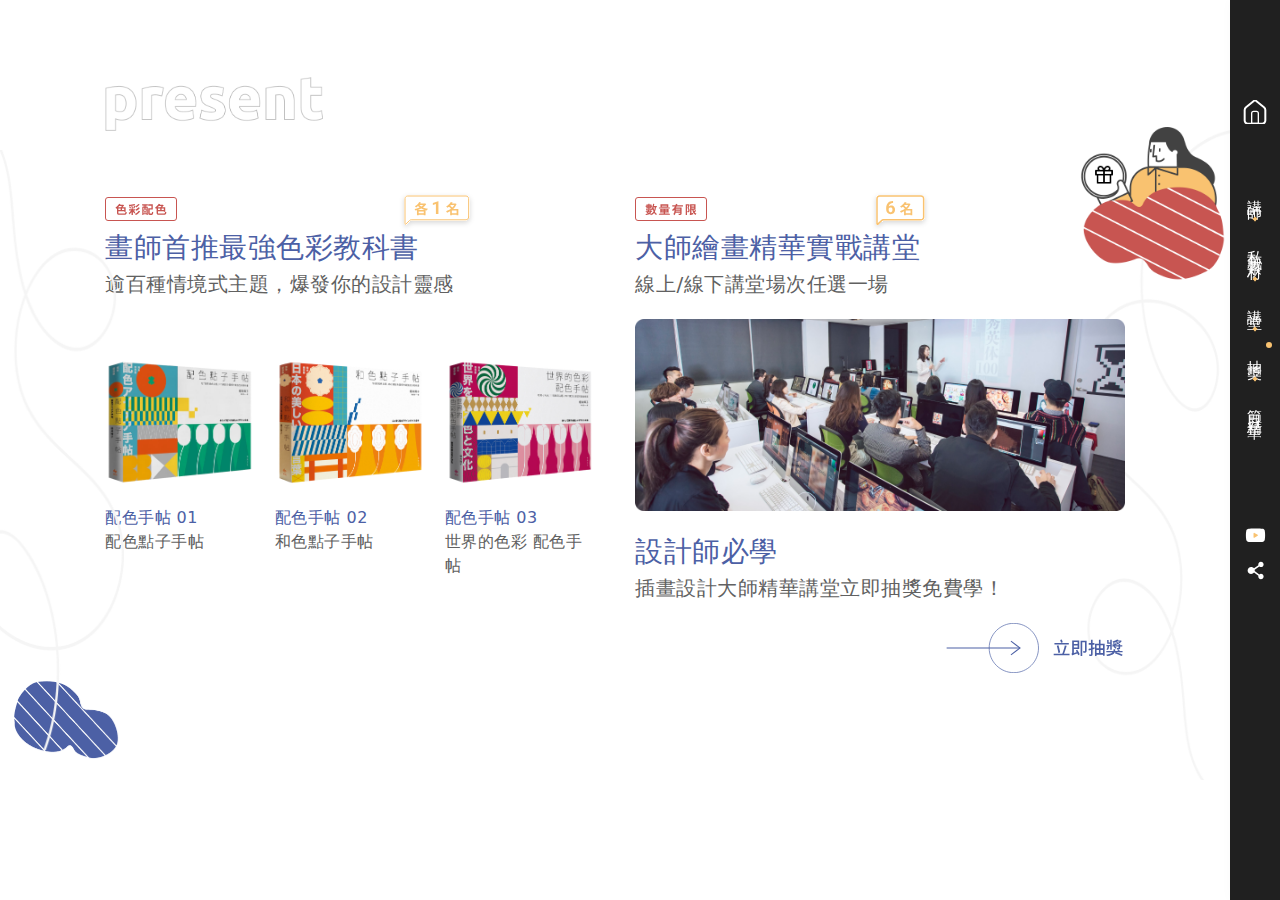
<file: ch/page-5.html>
<!DOCTYPE html><html lang="zh-Hant-TW"><head><meta http-equiv="Content-Type" content="text/html; charset=utf-8"><meta name="viewport" content="width=device-width,initial-scale=1,maximum-scale=1"><meta http-equiv="X-UA-Compatible" content="ie=edge"><meta name="format-detection" content="telephone=no"><title>20220328-illustration</title><meta property="og:description" content=""><meta property="twitter:description" content=""><meta name="DC.Description" content=""><link rel="stylesheet" href="../common/css/ch.css"><link rel="stylesheet" href="../common/css/tailwind.css"></head><body class="no-js body-flex"><script>;(function(){ document.querySelector('body').classList.remove('no-js'); })();</script><noscript><div class="noscript-description"><p>您的瀏覽器不支援JavaScript功能，若部份網頁功能無法正常使用時，請開啟瀏覽器JavaScript狀態</p></div></noscript><div id="wrapper" class="bg-wrapper bg-wrapper5"><header id="header"><div class="mainheader"><a href="../index.html" class="home-icon">首頁</a><ul class="mainheader-menu"><li><a href="page-2.html">講師</a></li><li><a href="page-3.html">私藏素材</a></li><li><a href="page-4.html">講堂</a></li><li class="current"><a href="page-5.html">抽獎</a></li><li><a href="page-6.html">節目精華</a></li></ul><div class="topnav-item"><div class="youtube"><a href="https://www.youtube.com/watch?v=nsGVX5Vhnwo" target="_blank" class="social-media-btn icon-youtube">youtube-icon</a><div class="hover-text hover-text-yt">觀看節目</div></div><div class="share"><a href="javascript:;" class="social-media-btn icon-share share-btn" title="分享">share-icon</a><ul class="share-list is-closelist"><li><a href="javascript: void(window.open('http://www.facebook.com/share.php?u='.concat(encodeURIComponent(location.href)) ));" class="social-media-btn icon-facebook" title="facebook（另開視窗）">facebook</a></li><li><a href="javascript: void(window.open('http://line.me/R/msg/text/?'.concat(encodeURIComponent(location.href)) ));" class="social-media-btn icon-line" title="line（另開視窗）">line</a></li></ul></div></div></div></header><div id="main" class="wrap wrap-content"><section class="section-content-5"><div class="section-content-5-title"></div><div class="section-content-5-wrap"><div class="section-content-5-left"><div class="section-content-5-left-top"><h3 class="h3">畫師首推最強色彩教科書</h3><p>逾百種情境式主題，爆發你的設計靈感</p></div><div class="section-content-5-left-bottom"><li><figure><img src="../common/images/loader.gif" data-src="../common/images/05_present/pic_p1-1_2x.png" class="lazyload" alt="圖片"><noscript><img alt="圖片" src="../common/images/05_present/pic_p1-1_2x.png"></noscript><figcaption><h4 class="h4">配色手帖 01</h4><p>配色點子手帖</p></figcaption></figure></li><li><figure><img src="../common/images/loader.gif" data-src="../common/images/05_present/pic_p1-2_2x.png" class="lazyload" alt="圖片"><noscript><img alt="圖片" src="../common/images/05_present/pic_p1-2_2x.png"></noscript><figcaption><h4 class="h4">配色手帖 02</h4><p>和色點子手帖</p></figcaption></figure></li><li><figure><img src="../common/images/loader.gif" data-src="../common/images/05_present/pic_p1-3_2x.png" class="lazyload" alt="圖片"><noscript><img alt="圖片" src="../common/images/05_present/pic_p1-3_2x.png"></noscript><figcaption><h4 class="h4">配色手帖 03</h4><p>世界的色彩 配色手帖</p></figcaption></figure></li></div></div><div class="section-content-5-right"><div class="section-content-5-right-top"><h3 class="h3">大師繪畫精華實戰講堂</h3><p>線上/線下講堂場次任選一場</p></div><div class="section-content-5-right-bottom"><figure><img src="../common/images/loader.gif" data-src="../common/images/05_present/pic_p2_2x.png" class="lazyload s5-img-pc" alt="圖片"> <img src="../common/images/loader.gif" data-src="../common/images/08_mobile/05_present/pic_p2_2x.png" class="lazyload s5-img-mb" alt="圖片"><noscript><img alt="圖片" src="../common/images/05_present/pic_p2_2x.png"></noscript><figcaption><h4 class="h4">設計師必學</h4><p>插畫設計大師精華講堂立即抽獎免費學！</p></figcaption></figure><a href="javascript:;" class="lucky-btn"></a></div></div></div><div class="s5-sticker"><figure><img src="../common/images/loader.gif" data-src="../common/images/05_present/pic_man_2x.png" class="lazyload" alt="圖片"><noscript><img alt="圖片" src="../common/images/05_present/pic_man_2x.png"></noscript></figure></div></section></div><footer class="footer"><div class="footer-wrap"><div class="footer-logo"><a href="https://www.appedu.com.tw/" target="_blank">赫綵設計學院</a></div><ul class="footer-media"><li class="footer-media-icon fb"><a href="https://www.facebook.com/appedu/" target="_blank">facebook</a></li><li class="footer-media-icon line"><a href="https://page.line.me/ksn8716p?openQrModal=true" target="_blank">line</a></li><li class="footer-media-icon yt"><a href="https://www.youtube.com/user/AppeduDesignTraining" target="_blank">youtube</a></li><li class="footer-media-icon ig"><a href="https://www.instagram.com/appedudesign/" target="_blank">instagram</a></li></ul><div class="footer-contact"></div><div class="footer-copyright"><span>Copyright ©Appedu. All rights reserved.</span> <span>赫綵電腦有限公司保有活動內容更改之權利，最新資訊以活動網站為主。</span></div></div></footer></div><script src="../common/js/main.js"></script><script async src="https://www.googletagmanager.com/gtag/js?id=UA-37287051-1"></script><script>window.dataLayer = window.dataLayer || [];
        function gtag() { dataLayer.push(arguments); }
        gtag('js', new Date());

        gtag('config', 'UA-37287051-1');</script></body></html>
</file>
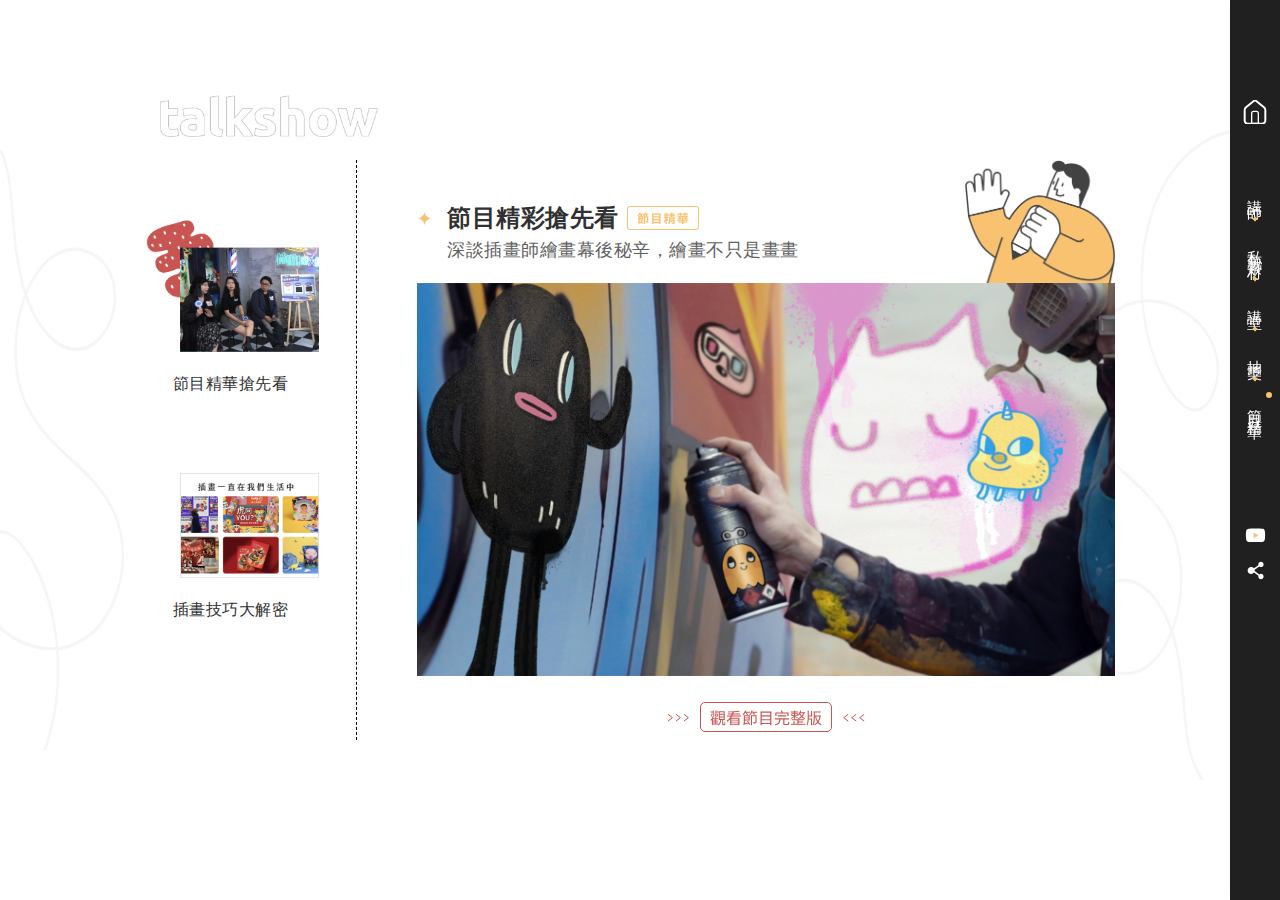
<file: ch/page-6.html>
<!DOCTYPE html><html lang="zh-Hant-TW"><head><meta http-equiv="Content-Type" content="text/html; charset=utf-8"><meta name="viewport" content="width=device-width,initial-scale=1,maximum-scale=1"><meta http-equiv="X-UA-Compatible" content="ie=edge"><meta name="format-detection" content="telephone=no"><title>20220328-illustration</title><meta property="og:description" content=""><meta property="twitter:description" content=""><meta name="DC.Description" content=""><link rel="stylesheet" href="../common/css/ch.css"><link rel="stylesheet" href="../common/css/tailwind.css"></head><body class="no-js body-flex"><script>;(function(){ document.querySelector('body').classList.remove('no-js'); })();</script><noscript><div class="noscript-description"><p>您的瀏覽器不支援JavaScript功能，若部份網頁功能無法正常使用時，請開啟瀏覽器JavaScript狀態</p></div></noscript><div id="wrapper" class="bg-wrapper bg-wrapper5"><header id="header"><div class="mainheader"><a href="../index.html" class="home-icon">首頁</a><ul class="mainheader-menu"><li><a href="page-2.html">講師</a></li><li><a href="page-3.html">私藏素材</a></li><li><a href="page-4.html">講堂</a></li><li><a href="page-5.html">抽獎</a></li><li class="current"><a href="page-6.html">節目精華</a></li></ul><div class="topnav-item"><div class="youtube"><a href="https://www.youtube.com/watch?v=nsGVX5Vhnwo" target="_blank" class="social-media-btn icon-youtube">youtube-icon</a><div class="hover-text hover-text-yt">觀看節目</div></div><div class="share"><a href="javascript:;" class="social-media-btn icon-share share-btn" title="分享">share-icon</a><ul class="share-list is-closelist"><li><a href="javascript: void(window.open('http://www.facebook.com/share.php?u='.concat(encodeURIComponent(location.href)) ));" class="social-media-btn icon-facebook" title="facebook（另開視窗）">facebook</a></li><li><a href="javascript: void(window.open('http://line.me/R/msg/text/?'.concat(encodeURIComponent(location.href)) ));" class="social-media-btn icon-line" title="line（另開視窗）">line</a></li></ul></div></div></div></header><div id="main" class="wrap wrap-content wrap-content-s6"><section class="section-content-6"><div class="section-content-6-title"></div><div id="s2-content-app" class="s6-content-app"><div class="menu"><a href="javascript:;" @click="handChangePage(0)" :class="{active: pageIdx === 0}"><figure><img src="../common/images/loader.gif" data-src="../common/images/06_talkshow/List/f1_normal_2x.png" class="lazyload s6-menu-n" alt="圖片"> <img src="../common/images/loader.gif" data-src="../common/images/06_talkshow/List/f1_hover_2x.png" class="lazyload s6-menu-h" alt="圖片"> <img src="../common/images/loader.gif" data-src="../common/images/06_talkshow/List/f1_focus_2x.png" class="lazyload s6-menu-a" alt="圖片"><noscript><img alt="圖片" src="../common/images/06_talkshow/List/f1_normal_2x.png"></noscript><figcaption>節目精華搶先看</figcaption></figure></a><a href="javascript:;" @click="handChangePage(1)" :class="{active: pageIdx === 1}"><figure><img src="../common/images/loader.gif" data-src="../common/images/06_talkshow/List/f2_normal_2x.png" class="lazyload s6-menu-n" alt="圖片"> <img src="../common/images/loader.gif" data-src="../common/images/06_talkshow/List/f2_hover_2x.png" class="lazyload s6-menu-h" alt="圖片"> <img src="../common/images/loader.gif" data-src="../common/images/06_talkshow/List/f2_focus _2x.png" class="lazyload s6-menu-a" alt="圖片"><noscript><img alt="圖片" src="../common/images/06_talkshow/List/f2_normal_2x.png"></noscript><figcaption>插畫技巧大解密</figcaption></figure></a></div><div class="page"><div class="page1" v-if="pageIdx===0"><div class="mid s6-mid"><h3 class="h3 s6-1">節目精彩搶先看</h3><p>深談插畫師繪畫幕後秘辛，繪畫不只是畫畫</p><a href="../common/images/video/30秒預告_FINAL_220117.mp4" class="glightbox"><figure><img src="../common/images/loader.gif" data-src="../common/images/06_talkshow/Film/f2-1_2x.png" class="lazyload" alt="圖片"><noscript><img alt="圖片" src="../common/images/06_talkshow/Film/f2-1_2x.png"></noscript></figure></a></div><a href="https://www.youtube.com/watch?v=329SLehd8OU" target="_blank" class="watch-btn watch-btn1"></a></div><div class="page2" v-show="pageIdx===1"><div class="mid s6-mid"><h3 class="h3 s6-2">十分鐘快速解鎖插畫繪製思路</h3><p>掌握繪畫實務技巧，走進插畫師的獨特設計美學</p><figure><img src="../common/images/loader.gif" data-src="../common/images/06_talkshow/Film/f1-1_2x.png" class="lazyload" alt="圖片"><noscript><img alt="圖片" src="../common/images/06_talkshow/Film/f1-1_2x.png"></noscript></figure></div><a href="https://www.youtube.com/watch?v=A91IGmfCeCs&t=2s" target="_blank" class="watch-btn watch-btn2"></a></div></div></div></section></div><footer class="footer"><div class="footer-wrap"><div class="footer-logo"><a href="https://www.appedu.com.tw/" target="_blank">赫綵設計學院</a></div><ul class="footer-media"><li class="footer-media-icon fb"><a href="https://www.facebook.com/appedu/" target="_blank">facebook</a></li><li class="footer-media-icon line"><a href="https://page.line.me/ksn8716p?openQrModal=true" target="_blank">line</a></li><li class="footer-media-icon yt"><a href="https://www.youtube.com/user/AppeduDesignTraining" target="_blank">youtube</a></li><li class="footer-media-icon ig"><a href="https://www.instagram.com/appedudesign/" target="_blank">instagram</a></li></ul><div class="footer-contact"></div><div class="footer-copyright"><span>Copyright ©Appedu. All rights reserved.</span> <span>赫綵電腦有限公司保有活動內容更改之權利，最新資訊以活動網站為主。</span></div></div></footer></div><script src="../common/js/main.js"></script><script async src="https://www.googletagmanager.com/gtag/js?id=UA-37287051-1"></script><script>window.dataLayer = window.dataLayer || [];
        function gtag() { dataLayer.push(arguments); }
        gtag('js', new Date());

        gtag('config', 'UA-37287051-1');</script></body></html>
</file>
<file: common/css/ch.css>
html,body,div,span,applet,object,iframe,h1,h2,h3,h4,h5,h6,p,blockquote,pre,a,abbr,acronym,address,big,cite,code,del,dfn,em,img,ins,kbd,q,s,samp,small,strike,strong,sub,sup,tt,var,b,u,i,center,dl,dt,dd,ol,ul,li,fieldset,form,label,legend,table,caption,tbody,tfoot,thead,tr,th,td,article,aside,canvas,details,embed,figure,figcaption,footer,header,hgroup,menu,nav,output,ruby,section,summary,time,mark,audio,video{margin:0;padding:0;border:0;font-size:100%;font:inherit;vertical-align:baseline;color:#313131}article,aside,details,figcaption,figure,footer,header,hgroup,menu,nav,section{display:block}body{line-height:1}*{-webkit-box-sizing:border-box;box-sizing:border-box}ol,ul{list-style:none}blockquote,q{quotes:none}blockquote::before,blockquote::after,q::before,q::after{content:'';content:none}table{border-collapse:collapse;border-spacing:0}strong{font-weight:500}button{padding:0;margin:0;line-height:1;font:inherit;cursor:pointer}html,body{width:100%;font-size:1.25rem}@media screen and (min-width: 1024px){html,body{height:100%}}body{line-height:1.6em;overflow-y:auto;overflow-x:hidden;position:relative;font-size:1rem;font-family:"微軟正黑體", "Microsoft JhengHei", sans-serif, Arial, Helvetica;letter-spacing:0.5px}#wrapper{width:100%}img.lazyload{opacity:0;font-size:0rem;-webkit-transition:0.6s opacity;transition:0.6s opacity}.no-js img.lazyload{display:none !important}img.lazyloading{opacity:1;font-size:0rem;background-image:url("../images/loader.gif");background-repeat:no-repeat;background-position:center;-webkit-transition:0.6s opacity;transition:0.6s opacity;-o-object-fit:scale-down !important;object-fit:scale-down !important}img.lazyloaded{opacity:1;font-size:1rem;background-color:transparent;background-image:none;-webkit-transition:0.6s opacity;transition:0.6s opacity}header{width:48px;height:100%;position:fixed;top:0;right:0;z-index:1000;background-color:#202020;-webkit-box-shadow:5px 0px 15px rgba(0,0,0,0.05);box-shadow:5px 0px 15px rgba(0,0,0,0.05)}@media screen and (min-width: 1024px){header{width:50px}}@media screen and (min-width: 1440px){header{width:76px}}.home-icon{width:24px;height:24px;margin:0 auto;margin-top:25px;display:block;background:url("../images/Menu/home.svg") no-repeat center/cover;-webkit-transition:0.6s cubic-bezier(0.25, 1, 0.5, 1);transition:0.6s cubic-bezier(0.25, 1, 0.5, 1);cursor:pointer;font-size:0rem;text-indent:-9999px;overflow:hidden}@media screen and (min-width: 376px){.home-icon{margin-top:50px}}@media screen and (min-width: 768px){.home-icon{margin-top:100px}}.home-icon.current{background:url("../images/Menu/home.svg") no-repeat center/cover}@media screen and (min-width: 1024px){.home-icon.current:hover{background:url("../images/Menu/home.svg") no-repeat center/cover}}@media screen and (min-width: 1024px){.home-icon:hover{background:url("../images/Menu/home.svg") no-repeat center/cover}}.mainheader-menu{margin-top:20px}@media screen and (min-width: 376px){.mainheader-menu{margin-top:64px}}.mainheader-menu>li{position:relative;display:-webkit-box;display:-ms-flexbox;display:flex;-webkit-box-pack:center;-ms-flex-pack:center;justify-content:center;-webkit-box-orient:vertical;-webkit-box-direction:normal;-ms-flex-direction:column;flex-direction:column;margin:0 auto;margin-bottom:30px;-webkit-writing-mode:vertical-rl;-ms-writing-mode:tb-rl;writing-mode:vertical-rl}@media screen and (min-width: 376px){.mainheader-menu>li{margin-bottom:40px}}.mainheader-menu>li:last-child{margin-bottom:0}.mainheader-menu>li:last-child:after{display:none}.mainheader-menu>li.current:before{content:"";width:6px;height:6px;border-radius:50%;position:absolute;top:-6px;right:-6px;background-color:#F9C270}@media screen and (min-width: 1024px){.mainheader-menu>li:hover>a{color:#fff;opacity:0.5}}.mainheader-menu>li:after{content:"";width:8px;height:8px;position:absolute;bottom:-15px;display:block;background:url("../images/Menu/pic_star_2x.png") no-repeat center/cover}@media screen and (min-width: 376px){.mainheader-menu>li:after{bottom:-25px}}.mainheader-menu>li>a{width:100%;height:100%;display:block;letter-spacing:5px;color:#fff;font-size:15px;-webkit-transition:0.6s cubic-bezier(0.25, 1, 0.5, 1);transition:0.6s cubic-bezier(0.25, 1, 0.5, 1)}.footer{display:block;background-color:#BDBDBD}@media screen and (min-width: 1024px){.footer{display:none}}.footer-wrap{display:-webkit-box;display:-ms-flexbox;display:flex;-webkit-box-align:center;-ms-flex-align:center;align-items:center;-webkit-box-pack:center;-ms-flex-pack:center;justify-content:center;-webkit-box-orient:vertical;-webkit-box-direction:normal;-ms-flex-direction:column;flex-direction:column;width:350px;margin:0 auto;padding:38.7px}@media screen and (max-width: 640px){.footer-wrap{width:100%}}.footer-logo{width:168.5px;height:38px;margin:0 auto;font-size:0rem;text-indent:-9999px;overflow:hidden}.footer-logo>a{width:100%;height:100%;display:block;background:url("../images/Footer/Footer_Logo.svg") no-repeat center/cover}.footer-media{display:-webkit-box;display:-ms-flexbox;display:flex;-webkit-box-pack:justify;-ms-flex-pack:justify;justify-content:space-between;margin-top:36.2px}.footer-media-icon{margin-right:1rem;font-size:0rem;text-indent:-9999px;overflow:hidden}.footer-media-icon>a{width:100%;height:100%;display:block}.footer-media-icon:last-child{margin-right:0}.footer-media-icon.fb{width:29px;height:29px;background:url("../images/Footer/Footer_FB.svg") no-repeat center/cover}.footer-media-icon.line{width:29px;height:29px;background:url("../images/Footer/Footer_Line.svg") no-repeat center/cover}.footer-media-icon.yt{width:29px;height:29px;background:url("../images/Footer/Footer_YT.svg") no-repeat center/cover}.footer-media-icon.ig{width:29px;height:29px;background:url("../images/Footer/Footer_IG.svg") no-repeat center/cover}.footer-contact{width:232px;height:38px;margin-top:35px;background:url("../images/Footer/Foot_Tel.svg") no-repeat center/cover}.footer-copyright{margin-top:28px}.footer-copyright>span{text-align:center;display:block;color:#fff;font-size:12px;margin-bottom:0.5rem}.footer-copyright>span:last-child{margin-bottom:0}.body-flex{display:-webkit-box;display:-ms-flexbox;display:flex;-webkit-box-pack:center;-ms-flex-pack:center;justify-content:center}#main{position:relative}.bg-wrapper{position:relative;padding-right:50px}@media screen and (min-width: 1024px){.bg-wrapper{display:-webkit-box;display:-ms-flexbox;display:flex}}.bg-wrapper::after{content:"";width:100px;height:500px;display:block;position:absolute;top:-1%;background:url("../images/Background/line1_2x.png") no-repeat center/cover}@media screen and (min-width: 1024px){.bg-wrapper::after{width:125px;height:600px;left:-1px;top:50%;margin-top:-300px}}@media screen and (min-width: 1280px){.bg-wrapper::after{width:125px;height:600px;left:-1px;margin-top:-300px}}@media screen and (min-width: 1440px){.bg-wrapper::after{width:150px;height:800px;margin-top:-400px;left:0}}@media screen and (min-width: 1670px){.bg-wrapper::after{width:185px;height:972px;margin-top:-500px}}.bg-wrapper::before{content:"";width:138px;height:400px;margin-top:-320px;display:block;position:absolute;right:0px;bottom:30%;background:url("../images/Background/line2_2x.png") no-repeat center/cover}@media screen and (min-width: 1024px){.bg-wrapper::before{width:180px;height:650px;margin-top:-320px;right:20px;top:50%;bottom:auto}}@media screen and (min-width: 1280px){.bg-wrapper::before{width:180px;height:650px;margin-top:-320px;right:20px}}@media screen and (min-width: 1440px){.bg-wrapper::before{width:220px;height:800px;margin-top:-400px;right:20px}}@media screen and (min-width: 1670px){.bg-wrapper::before{width:261px;height:942px;margin-top:-500px;right:-20px}}@media screen and (min-width: 1440px){.bg-wrapper{padding-right:76px}}.bg-wrapper.bg-wrapper2::before{display:none}.bg-wrapper.bg-wrapper4::after{display:none}@media screen and (min-width: 1024px){.bg-wrapper.bg-wrapper4::after{display:block}}.bg-wrapper-content{position:relative;padding-right:50px}@media screen and (min-width: 1024px){.bg-wrapper-content{display:-webkit-box;display:-ms-flexbox;display:flex}}.bg-wrapper-content::after{content:"";width:100px;height:470px;display:block;position:absolute;top:0%;background:url("../images/Background/line1_2x.png") no-repeat center/cover}@media screen and (min-width: 1024px){.bg-wrapper-content::after{width:100px;height:500px;margin-top:-250px;top:50%}}@media screen and (min-width: 1280px){.bg-wrapper-content::after{width:140px;height:730px;left:-1px;margin-top:-357px}}@media screen and (min-width: 1440px){.bg-wrapper-content::after{width:185px;height:950px;margin-top:-500px;left:0}}@media screen and (min-width: 1670px){.bg-wrapper-content::after{width:185px;height:972px;margin-top:-500px}}@media screen and (min-width: 1440px){.bg-wrapper-content{padding-right:76px}}.wrap{width:calc(100% - 40px);max-width:100%;margin:auto}@media screen and (min-width: 767px){.wrap{max-width:600px}}@media screen and (min-width: 1024px){.wrap{max-width:965px}}@media screen and (min-width: 1280px){.wrap{max-width:1120px}}@media screen and (min-width: 1440px){.wrap{max-width:1250px}}@media screen and (min-width: 1920px){.wrap{max-width:1670px}}.wrap.wrap-content{width:100%;padding-top:50px;padding-bottom:50px;padding-right:28px;padding-left:28px;display:-webkit-box;display:-ms-flexbox;display:flex;-webkit-box-pack:center;-ms-flex-pack:center;justify-content:center;-webkit-box-orient:vertical;-webkit-box-direction:normal;-ms-flex-direction:column;flex-direction:column;-webkit-box-align:center;-ms-flex-align:center;align-items:center;position:relative}@media screen and (min-width: 1024px){.wrap.wrap-content{padding-right:50px;padding-left:50px}}.wrap.wrap-content.wrap-sticker:after{content:"";display:block;width:120px;height:85px;position:absolute;bottom:0;right:20px;background:url("../images/03_Toolkit/pic_man_2x.png") no-repeat center/cover}@media screen and (min-width: 1024px){.wrap.wrap-content.wrap-sticker:after{width:183px;height:131px;right:0}}.wrap.wrap-content.wrap-content-s6{padding-right:20px;padding-left:20px}@media screen and (min-width: 1024px){.wrap.wrap-content.wrap-content-s6{padding-right:50px;padding-left:50px}}@media screen and (min-width: 1920px){.wrap.wrap-content.wrap-content-s6{padding-right:150px;padding-left:150px}}.wrap-index{padding-right:48px;margin:auto}@media screen and (min-width: 1024px){.wrap-index{padding-right:40px}}@media screen and (min-width: 1280px){.wrap-index{padding-right:50px}}@media screen and (min-width: 1440px){.wrap-index{padding-right:76px}}.section1{width:100%;height:100vh;overflow:hidden}.ill-logo{width:calc(100% - 276px);height:46px;position:absolute;top:0px;left:0;z-index:10;background:url("../images/01_Banner/logo_2x.png") no-repeat center/cover}@media screen and (min-width: 767px){.ill-logo{width:99px;height:46px}}@media screen and (min-width: 1024px){.ill-logo{width:150px;height:70px;left:28px}}@media screen and (min-width: 1280px){.ill-logo{width:165px;height:77px}}@media screen and (min-width: 1440px){.ill-logo{width:183px;height:85px}}.ill-title{width:228px;height:355px;position:absolute;top:0px;right:48px;z-index:10;background:url("../images/01_Banner/subtitle_2x.png") no-repeat center/cover;image-rendering:-webkit-optimize-contrast;-webkit-transition:0.2s;transition:0.2s}@media screen and (min-width: 767px){.ill-title{width:228px;height:355px;right:48px}}@media screen and (min-width: 1024px){.ill-title{width:188px;height:292px;right:40px}}@media screen and (min-width: 1280px){.ill-title{width:240px;height:373px;right:50px}}@media screen and (min-width: 1440px){.ill-title{width:282px;height:442px;right:75px}}.ill-sub-title{width:100%;height:273px;margin-top:-3rem;position:relative;z-index:10;background:url("../images/08_mobile/01_Banner/pic_title.png") no-repeat center/cover;image-rendering:-webkit-optimize-contrast}@media screen and (min-width: 1024px){.ill-sub-title{position:absolute;bottom:100px;left:28px;z-index:10;width:502px;height:146px;background:url("../images/01_Banner/title_2x.png") no-repeat center/cover;bottom:60px}}@media screen and (min-width: 1280px){.ill-sub-title{width:686px;height:200px}}@media screen and (min-width: 1440px){.ill-sub-title{width:850px;height:248px}}.section-content{width:100%;height:100%;position:relative}.section-content .title-img-mb{width:162px;height:50px;margin:0 auto;display:block;background:url("../images/02_Teacher/pic_artist_2x.png") no-repeat center/cover;font-size:0rem;text-indent:-9999px;overflow:hidden}@media screen and (min-width: 767px){.section-content .title-img-mb{width:197px;height:61px}}@media screen and (min-width: 1024px){.section-content .title-img-mb{display:none}}.section-content .lecture{width:162px;height:40px;margin:0 auto;background:url("../images/04_Lecture/pic_lecture_2x.png") no-repeat center/cover;font-size:0rem;text-indent:-9999px;overflow:hidden}@media screen and (min-width: 767px){.section-content .lecture{width:197px;height:48.5px}}@media screen and (min-width: 1024px){.section-content .lecture{display:none}}.section-content .section-content-title{width:100%;margin:0 auto;margin-top:1.5rem;text-align:center}@media screen and (min-width: 767px){.section-content .section-content-title{width:70%}}@media screen and (min-width: 1024px){.section-content .section-content-title{width:600px;margin-top:0}}.section-content .section-content-title>.h2{position:relative;font-weight:700;font-size:26px}@media screen and (min-width: 767px){.section-content .section-content-title>.h2{font-size:32px}}@media screen and (min-width: 1024px){.section-content .section-content-title>.h2{font-size:28px}}@media screen and (min-width: 1280px){.section-content .section-content-title>.h2{font-size:32px}}.section-content .section-content-title>.h2:after{content:"";width:15px;height:15px;display:block;position:absolute;left:-5px;top:50%;margin-top:-7.5px;background:url("../images/Menu/pic_star_2x.png") no-repeat center/cover}@media screen and (min-width: 767px){.section-content .section-content-title>.h2:after{left:0%}}@media screen and (min-width: 1024px){.section-content .section-content-title>.h2:after{left:23%}}@media screen and (min-width: 1280px){.section-content .section-content-title>.h2:after{left:20%}}.section-content .section-content-title>.h2:before{content:"";width:15px;height:15px;display:block;position:absolute;right:-5px;top:50%;margin-top:-7.5px;background:url("../images/Menu/pic_star_2x.png") no-repeat center/cover}@media screen and (min-width: 767px){.section-content .section-content-title>.h2:before{right:0%}}@media screen and (min-width: 1024px){.section-content .section-content-title>.h2:before{right:23%}}@media screen and (min-width: 1280px){.section-content .section-content-title>.h2:before{right:20%}}.section-content .section-content-title>p{margin-top:0.5rem;padding:0 1.5rem;font-weight:400;font-size:14px;color:#616161}@media screen and (min-width: 767px){.section-content .section-content-title>p{padding:0;font-size:16px}}@media screen and (min-width: 1024px){.section-content .section-content-title>p{font-size:18px}}@media screen and (min-width: 1280px){.section-content .section-content-title>p{font-size:18px}}@media screen and (min-width: 1440px){.section-content .section-content-title>p{font-size:18px}}@media screen and (min-width: 1670px){.section-content .section-content-title>p{font-size:20px}}@media screen and (min-width: 1920px){.section-content .section-content-title>p{font-size:24px}}.section-content .section-item{width:70%;margin:0 auto;margin-top:5rem;position:relative;z-index:10}@media screen and (min-width: 767px){.section-content .section-item{width:60%}}@media screen and (min-width: 1024px){.section-content .section-item{width:100%;display:-webkit-box;display:-ms-flexbox;display:flex;-webkit-box-pack:center;-ms-flex-pack:center;justify-content:center;-webkit-box-align:center;-ms-flex-align:center;align-items:center;font-size:18px}}@media screen and (min-width: 1280px){.section-content .section-item{-ms-flex-pack:distribute;justify-content:space-around}}@media screen and (min-width: 1024px){.section-content .section-item::before{content:"";width:197px;height:61px;position:absolute;left:50px;top:-185px;display:block;background:url("../images/02_Teacher/pic_artist_2x.png") no-repeat center/cover}}@media screen and (min-width: 1280px){.section-content .section-item::before{width:215px;height:67px;left:50px;top:-155px}}@media screen and (min-width: 1440px){.section-content .section-item::before{left:75px}}.section-content .section-item>li{margin-top:2rem;position:relative}@media screen and (min-width: 767px){.section-content .section-item>li{width:100%}}@media screen and (min-width: 1024px){.section-content .section-item>li{width:28%;margin:0 1rem}}@media screen and (min-width: 1280px){.section-content .section-item>li{width:25%;margin:0}}.section-content .section-item>li:nth-child(1):before{content:"";width:200px;height:200px;display:block;position:absolute;top:0;left:-50px;background:url("../images/Background/pic_bluespot_2x.png") no-repeat center/cover}@media screen and (min-width: 767px){.section-content .section-item>li:nth-child(1):before{width:283px;height:342px;top:0;left:-80px}}.section-content .section-item>li:nth-child(1):after{content:"";width:57px;height:60px;display:block;position:absolute;bottom:100px;right:0;z-index:10;background:url("../images/Background/dot_2x.png") no-repeat center/cover}.section-content .section-item>li:nth-child(2):after{content:"";width:57px;height:60px;display:block;position:absolute;top:50px;right:0;z-index:10;background:url("../images/Background/dot_2x.png") no-repeat center/cover;-webkit-transform:rotate(30deg);transform:rotate(30deg)}.section-content .section-item>li:nth-child(3):before{content:"";width:200px;height:200px;display:block;position:absolute;bottom:109px;right:-70px;background:url("../images/Background/pic_redspot_2x.png") no-repeat center/cover}@media screen and (min-width: 767px){.section-content .section-item>li:nth-child(3):before{width:315px;height:324px;bottom:55px;right:-130px}}.section-content .section-item>li>a{width:100%;height:100%;display:block}@media screen and (min-width: 1024px){.section-content .section-item>li>a:hover .section-item-img{-webkit-transform:rotate(-2deg);transform:rotate(-2deg)}.section-content .section-item>li>a:hover .section-item-img-hover{opacity:1}}.section-content .section-item>li>a .section-item-img{width:100%;height:100%;position:relative;-webkit-transition:0.2s;transition:0.2s}.section-content .section-item>li>a .section-item-img>img{width:100%;height:100%}.section-content .section-item>li>a .section-item-img-hover{display:none}@media screen and (min-width: 1024px){.section-content .section-item>li>a .section-item-img-hover{width:141px;height:140px;position:absolute;top:50%;left:50px;margin-top:-30px;display:block;opacity:0;-webkit-transition:0.2s;transition:0.2s}}@media screen and (min-width: 1280px){.section-content .section-item>li>a .section-item-img-hover{width:148px;height:147px;left:53px;margin-top:-32px}}@media screen and (min-width: 1440px){.section-content .section-item>li>a .section-item-img-hover{width:167px;height:165px;left:60px;margin-top:-36px}}@media screen and (min-width: 1920px){.section-content .section-item>li>a .section-item-img-hover{width:228px;height:227px;left:81px;margin-top:-49px}}.section-content .section-item>li>a .section-item-img-hover>img{width:100%;height:100%;border-bottom-right-radius:25px;border-bottom-left-radius:25px}@media screen and (min-width: 1024px){.section-content .section-item>li>a .section-item-img-hover>img{border-bottom-right-radius:15px;border-bottom-left-radius:15px}}@media screen and (min-width: 1280px){.section-content .section-item>li>a .section-item-img-hover>img{border-bottom-right-radius:18px;border-bottom-left-radius:18px}}@media screen and (min-width: 1440px){.section-content .section-item>li>a .section-item-img-hover>img{border-bottom-right-radius:20px;border-bottom-left-radius:20px}}@media screen and (min-width: 1920px){.section-content .section-item>li>a .section-item-img-hover>img{border-bottom-right-radius:25px;border-bottom-left-radius:25px}}@media screen and (min-width: 1024px){.section-content .section-item>li>a .section-item-img-hover.hover2{left:48px}}@media screen and (min-width: 1280px){.section-content .section-item>li>a .section-item-img-hover.hover2{left:51px}}@media screen and (min-width: 1440px){.section-content .section-item>li>a .section-item-img-hover.hover2{left:57px}}@media screen and (min-width: 1920px){.section-content .section-item>li>a .section-item-img-hover.hover2{left:78px}}.section-content .section-item>li>a .section-item-img-hover.section-no-border>img{border-bottom-right-radius:0px}.section-content .section-item>li>a .lecturer-info{margin:0}@media screen and (min-width: 767px){.section-content .section-item>li>a .lecturer-info{margin:0 2rem}}@media screen and (min-width: 1024px){.section-content .section-item>li>a .lecturer-info{margin:0 1rem}}@media screen and (min-width: 1280px){.section-content .section-item>li>a .lecturer-info{margin:0 1rem}}@media screen and (min-width: 1440px){.section-content .section-item>li>a .lecturer-info{margin:0 2rem}}.section-content .section-item>li>a .lecturer-info>.h3{margin-top:1rem;font-weight:700;font-size:22px;text-align:left}.section-content .section-item>li>a .lecturer-info>.h3>span{margin-left:0.5rem;opacity:0.5;font-size:16px}@media screen and (min-width: 767px){.section-content .section-item>li>a .lecturer-info>.h3>span{font-size:18px}}.section-content .section-item>li>a .lecturer-info>.h3.red-color{color:#C85551}.section-content .section-item>li>a .lecturer-info>.h3.red-color>span{color:#C85551}.section-content .section-item>li>a .lecturer-info>.h3.blue-color{color:#4C60A5}.section-content .section-item>li>a .lecturer-info>.h3.blue-color>span{color:#4C60A5}.section-content .section-item>li>a .lecturer-info>.h3.purple-color{color:#735795}.section-content .section-item>li>a .lecturer-info>.h3.purple-color>span{color:#735795}.section-content .section-item>li>a .lecturer-info>p{margin-top:0.5rem;font-size:12px;color:#616161}@media screen and (min-width: 768px){.section-content .section-item>li>a .lecturer-info>p{font-size:20px}}@media screen and (min-width: 1024px){.section-content .section-item>li>a .lecturer-info>p{font-size:16px}}@media screen and (min-width: 1024px){.s2-content{display:-webkit-box;display:-ms-flexbox;display:flex;-webkit-box-pack:center;-ms-flex-pack:center;justify-content:center}}.section-content-left{width:100%;margin-right:42px}@media screen and (min-width: 1024px){.section-content-left{width:380px}}.section-content-left>.title-img{width:182px;height:65px;margin:0 auto;display:block;background:url("../images/02_Teacher/pic_intro_2x.png") no-repeat center/cover;font-size:0rem;text-indent:-9999px;overflow:hidden}@media screen and (min-width: 1024px){.section-content-left>.title-img{margin-left:0;margin-right:auto}}.section-content-left .section-pfp-info{display:-webkit-box;display:-ms-flexbox;display:flex;-webkit-box-align:center;-ms-flex-align:center;align-items:center;-webkit-box-orient:vertical;-webkit-box-direction:normal;-ms-flex-direction:column;flex-direction:column;margin-top:2rem}@media screen and (min-width: 1024px){.section-content-left .section-pfp-info{-webkit-box-orient:horizontal;-webkit-box-direction:normal;-ms-flex-direction:row;flex-direction:row}}.section-content-left .section-pfp-info .section-pfp-info-left{-webkit-box-ordinal-group:3;-ms-flex-order:2;order:2;width:55%;margin-top:1rem;margin-right:1rem;text-align:center}@media screen and (min-width: 1024px){.section-content-left .section-pfp-info .section-pfp-info-left{width:60%;text-align:left;margin-top:0}}@media screen and (min-width: 1440px){.section-content-left .section-pfp-info .section-pfp-info-left{width:55%}}.section-content-left .section-pfp-info .section-pfp-info-left.section-pfp-info-left1>.h2{color:#C85551}.section-content-left .section-pfp-info .section-pfp-info-left.section-pfp-info-left1>.h2>span{color:#C85551}.section-content-left .section-pfp-info .section-pfp-info-left.section-pfp-info-left2>.h2{color:#4C60A5}.section-content-left .section-pfp-info .section-pfp-info-left.section-pfp-info-left2>.h2>span{color:#4C60A5}.section-content-left .section-pfp-info .section-pfp-info-left.section-pfp-info-left3>.h2{color:#735795}.section-content-left .section-pfp-info .section-pfp-info-left.section-pfp-info-left3>.h2>span{color:#735795}.section-content-left .section-pfp-info .section-pfp-info-left>.h2{font-weight:bold;font-size:20px}@media screen and (min-width: 1024px){.section-content-left .section-pfp-info .section-pfp-info-left>.h2{font-size:24px}}.section-content-left .section-pfp-info .section-pfp-info-left>.h2>span{font-size:14px;opacity:0.8}.section-content-left .section-pfp-info .section-pfp-info-left>p{margin-top:0.5rem;color:#616161;font-size:14px}@media screen and (min-width: 1024px){.section-content-left .section-pfp-info .section-pfp-info-left>p{margin-top:1.5rem}}@media screen and (min-width: 1024px){.section-content-left .section-pfp-info .section-pfp-info-right{width:35%}}@media screen and (min-width: 1440px){.section-content-left .section-pfp-info .section-pfp-info-right{width:45%}}.section-content-left .section-pfp-info .section-pfp-info-right>figure{width:160px;height:160px}@media screen and (min-width: 1024px){.section-content-left .section-pfp-info .section-pfp-info-right>figure{width:125px;height:125px}}@media screen and (min-width: 1440px){.section-content-left .section-pfp-info .section-pfp-info-right>figure{width:150px;height:150px}}.section-content-left .section-pfp-content{margin-top:36px}.section-content-left .section-pfp-content.section-pfp-content1>.h3{color:#C85551}.section-content-left .section-pfp-content.section-pfp-content2>.h3{color:#4C60A5}.section-content-left .section-pfp-content.section-pfp-content3>.h3{color:#735795}.section-content-left .section-pfp-content>.h3{font-size:18px;text-align:center}@media screen and (min-width: 1024px){.section-content-left .section-pfp-content>.h3{text-align:left}}.section-content-left .section-pfp-content>p{margin-top:1rem;color:#616161;font-size:14px}@media screen and (min-width: 1280px){.section-content-left .section-pfp-content>p{font-size:16px}}.section-content-right{width:100%;margin-top:2rem}@media screen and (min-width: 1024px){.section-content-right{width:calc(100% - 570px);display:-webkit-box;display:-ms-flexbox;display:flex;-webkit-box-align:center;-ms-flex-align:center;align-items:center;margin-top:0}}@media screen and (min-width: 1920px){.section-content-right{display:block}}.s2-content-app{width:100%;display:-webkit-box;display:-ms-flexbox;display:flex;-webkit-box-orient:vertical;-webkit-box-direction:normal;-ms-flex-direction:column;flex-direction:column;-webkit-box-align:center;-ms-flex-align:center;align-items:center}@media screen and (min-width: 1280px){.s2-content-app{-webkit-box-orient:horizontal;-webkit-box-direction:normal;-ms-flex-direction:row;flex-direction:row}}.s2-content-app>.menu{-webkit-box-ordinal-group:2;-ms-flex-order:1;order:1;display:-webkit-box;display:-ms-flexbox;display:flex;-webkit-box-pack:justify;-ms-flex-pack:justify;justify-content:space-between;margin-top:2rem}@media screen and (min-width: 1280px){.s2-content-app>.menu{width:38%;display:block;margin-top:0}}@media screen and (min-width: 1440px){.s2-content-app>.menu{width:auto}}.s2-content-app>.menu>a{width:23%;display:block}@media screen and (min-width: 1280px){.s2-content-app>.menu>a{width:100%;margin-bottom:15px}}@media screen and (min-width: 1920px){.s2-content-app>.menu>a{width:138px}}.s2-content-app>.menu>a:last-child{margin-bottom:0}.s2-content-app .menu-img{display:none}@media screen and (min-width: 1280px){.s2-content-app .menu-img{margin-bottom:37px;display:block}}@media screen and (min-width: 1920px){.s2-content-app .menu-img>figure{width:130px}}@media screen and (min-width: 1280px){.s2-content-app .page{margin-right:10px}}.s2-content-app .mid{position:relative}@media screen and (min-width: 1024px){.s2-content-app .mid:after{content:"";width:114px;height:120px;position:absolute;bottom:25px;left:30px;-webkit-transform:rotate(25deg);transform:rotate(25deg);display:block;background:url("../images/Background/dot_2x.png") no-repeat center/cover}}.s2-content-app .mid>figure{width:100%;margin:0 auto}@media screen and (min-width: 1920px){.s2-content-app .mid>figure{width:81%}}.section-content-3{width:100%;height:100%;position:relative;display:block}@media screen and (min-width: 1024px){.section-content-3{display:-webkit-box;display:-ms-flexbox;display:flex}}.section-content-3-title{width:200px;height:48px;margin:0 auto;background:url("../images/03_Toolkit/pic_toolkit_2x.png") no-repeat center/cover}@media screen and (min-width: 768px){.section-content-3-title{width:230px;height:55px}}@media screen and (min-width: 1024px){.section-content-3-title{width:180px;height:43px;position:absolute;top:-66px;left:33px}}@media screen and (min-width: 1280px){.section-content-3-title{width:218px;height:52px;top:-60px;left:0px}}@media screen and (min-width: 1440px){.section-content-3-title{width:240px;height:57px;top:-100px;left:-15px}}@media screen and (min-width: 1670px){.section-content-3-title{width:280px;height:67px;top:-100px;left:0px}}@media screen and (min-width: 1920px){.section-content-3-title{top:-70px}}@media screen and (min-width: 1024px){.section-content-3-left{width:30%;padding-right:1rem;border-right:1px dashed #000}}@media screen and (min-width: 1280px){.section-content-3-left{padding-right:2rem}}@media screen and (min-width: 1440px){.section-content-3-left{padding-right:4rem}}.section-content-3-left .section-content-3-menu{margin-top:2rem}.section-content-3-left .section-content-3-menu>.h2{text-align:center}.section-content-3-left .section-content-3-menu>.h2>span{position:relative;display:inline-block;font-size:24px;color:#424242}.section-content-3-left .section-content-3-menu>.h2>span:before,.section-content-3-left .section-content-3-menu>.h2>span:after{content:"";width:15px;height:15px;display:block;position:absolute;top:50%;margin-top:-7.5px;background:url("../images/Menu/pic_star_2x.png") no-repeat center/cover}.section-content-3-left .section-content-3-menu>.h2>span:before{left:-20px}.section-content-3-left .section-content-3-menu>.h2>span:after{right:-20px}.section-content-3-left .section-content-3-menu>.section-content-3-menu-item{display:-webkit-box;display:-ms-flexbox;display:flex;-webkit-box-pack:center;-ms-flex-pack:center;justify-content:center;-webkit-box-align:center;-ms-flex-align:center;align-items:center;margin-top:1.5rem}@media screen and (min-width: 1024px){.section-content-3-left .section-content-3-menu>.section-content-3-menu-item{display:block;margin-top:0}}.section-content-3-left .section-content-3-menu>.section-content-3-menu-item>li{margin:0 1rem}@media screen and (min-width: 1024px){.section-content-3-left .section-content-3-menu>.section-content-3-menu-item>li{margin-top:1.5rem;margin-right:0;margin-left:0}}.section-content-3-left .section-content-3-menu>.section-content-3-menu-item>li>a{width:100%;height:100%;display:block}.section-content-3-left .section-content-3-menu>.section-content-3-menu-item>li>a.active .bt1{background:url("../images/03_Toolkit/bt1_focus_2x.png") no-repeat center/cover}.section-content-3-left .section-content-3-menu>.section-content-3-menu-item>li>a.active .bt2{background:url("../images/03_Toolkit/bt2_focus_2x.png") no-repeat center/cover}.section-content-3-left .section-content-3-menu .section-content-3-menu-btn{width:120px;height:100px;margin:0 auto;-webkit-transition:0.2s;transition:0.2s}@media screen and (min-width: 1024px){.section-content-3-left .section-content-3-menu .section-content-3-menu-btn{width:151px;height:127px}}@media screen and (min-width: 1280px){.section-content-3-left .section-content-3-menu .section-content-3-menu-btn{width:169px;height:140px}}@media screen and (min-width: 1440px){.section-content-3-left .section-content-3-menu .section-content-3-menu-btn{width:189px;height:157px}}.section-content-3-left .section-content-3-menu .section-content-3-menu-btn.bt1{background:url("../images/03_Toolkit/bt1_normal_2x.png") no-repeat center/cover}@media screen and (min-width: 1024px){.section-content-3-left .section-content-3-menu .section-content-3-menu-btn.bt1:hover{background:url("../images/03_Toolkit/bt1_hover_2x.png") no-repeat center/cover}}.section-content-3-left .section-content-3-menu .section-content-3-menu-btn.bt2{background:url("../images/03_Toolkit/bt2_normal_2x.png") no-repeat center/cover}@media screen and (min-width: 1024px){.section-content-3-left .section-content-3-menu .section-content-3-menu-btn.bt2:hover{background:url("../images/03_Toolkit/bt2_hover_2x.png") no-repeat center/cover}}.section-content-3-left .section-content-3-menu .menu-btn-text{margin-top:1rem;text-align:center;font-size:16px}@media screen and (min-width: 1024px){.section-content-3-left .section-content-3-menu .menu-btn-text{font-size:20px}}.section-content-3-right{width:100%;position:relative;margin-top:2rem}@media screen and (min-width: 1024px){.section-content-3-right{width:70%;margin-top:0;padding-left:1rem}}@media screen and (min-width: 1280px){.section-content-3-right{padding-left:2rem}}@media screen and (min-width: 1440px){.section-content-3-right{padding-left:4rem}}.section-content-3-right .section-content-3-right-title{width:100%;display:-webkit-box;display:-ms-flexbox;display:flex;-webkit-box-align:center;-ms-flex-align:center;align-items:center;font-size:24px;font-weight:bold;color:#C85551}@media screen and (min-width: 1024px){.section-content-3-right .section-content-3-right-title{width:90%;position:absolute;margin-top:-2.5rem}}.section-content-3-right .section-content-3-right-title:after{content:"";width:45%;display:block;position:absolute;left:150px;border-top:1px dashed #C85551}@media screen and (min-width: 1024px){.section-content-3-right .section-content-3-right-title:after{width:75%}}.section-content-3-right .section-content-3-right-title.blue-text{color:#4C60A5}.section-content-3-right .s3-content-app{width:100%;display:-webkit-box;display:-ms-flexbox;display:flex;-webkit-box-orient:vertical;-webkit-box-direction:normal;-ms-flex-direction:column;flex-direction:column;margin-top:2rem}@media screen and (min-width: 1024px){.section-content-3-right .s3-content-app{-webkit-box-orient:horizontal;-webkit-box-direction:normal;-ms-flex-direction:row;flex-direction:row}}.section-content-3-right .tool-page-wrap{width:100%;margin-right:2rem;-webkit-box-ordinal-group:2;-ms-flex-order:1;order:1}@media screen and (min-width: 1024px){.section-content-3-right .tool-page-wrap{-webkit-box-ordinal-group:1;-ms-flex-order:0;order:0}}@media screen and (min-width: 1280px){.section-content-3-right .tool-page-wrap{width:90%}}@media screen and (min-width: 1440px){.section-content-3-right .tool-page-wrap{width:80%}}@media screen and (min-width: 1920px){.section-content-3-right .tool-page-wrap{width:69%}}.section-content-3-right .tool-menu{display:-webkit-box;display:-ms-flexbox;display:flex;-webkit-box-pack:end;-ms-flex-pack:end;justify-content:flex-end}@media screen and (min-width: 1024px){.section-content-3-right .tool-menu{display:block}}.section-content-3-right .tool-menu>a{width:40px;height:40px;display:-webkit-box;display:-ms-flexbox;display:flex;-webkit-box-pack:center;-ms-flex-pack:center;justify-content:center;-webkit-box-align:center;-ms-flex-align:center;align-items:center;margin-bottom:20px;margin-left:0.5rem;color:#C85551;border:1px solid #C85551;border-radius:50%}@media screen and (min-width: 1024px){.section-content-3-right .tool-menu>a{margin-left:0}}@media screen and (min-width: 1440px){.section-content-3-right .tool-menu>a{width:60px;height:60px}}.section-content-3-right .tool-menu>a.active{color:#fff;background-color:#C85551}.section-content-3-right .tool-menu.blue-text>a{color:#4C60A5;border:1px solid #4C60A5}.section-content-3-right .tool-menu.blue-text>a.active{color:#fff;background-color:#4C60A5}.section-content-3-right .tool-menu.purple-text>a{color:#735795;border:1px solid #735795}.section-content-3-right .tool-menu.purple-text>a.active{color:#fff;background-color:#735795}.section-content-bg{position:relative}.section-content-bg:before{content:"";display:block;width:161px;height:146px;position:absolute;bottom:-50px;left:0%;z-index:15;background:url("../images/04_Lecture/pic_man_2x.png") no-repeat center/cover}@media screen and (min-width: 1024px){.section-content-bg:before{bottom:-25%;left:-6%}}@media screen and (min-width: 1280px){.section-content-bg:before{bottom:-25%}}@media screen and (min-width: 1440px){.section-content-bg:before{bottom:-20%}}@media screen and (min-width: 1920px){.section-content-bg:before{bottom:-8%}}.lecture-txt{position:relative}@media screen and (min-width: 1024px){.lecture-txt::before{content:"";width:249px;height:61px;position:absolute;left:50px;top:-185px;display:block;background:url("../images/04_Lecture/pic_lecture_2x.png") no-repeat center/cover}}@media screen and (min-width: 1024px){.lecture-txt::before{width:180px;height:44px;left:-10px;top:-85px}}@media screen and (min-width: 1280px){.lecture-txt::before{width:220px;height:54px;left:-50px;top:-100px}}@media screen and (min-width: 1440px){.lecture-txt::before{width:240px;height:59px;left:-100px;top:-100px}}@media screen and (min-width: 1920px){.lecture-txt::before{width:272px;height:67px;left:0px;top:-100px}}.section-item4{margin-top:3rem;padding-left:2.5rem;padding-bottom:5rem}@media screen and (min-width: 767px){.section-item4{padding-left:3.4375rem;padding-bottom:0}}@media screen and (min-width: 1024px){.section-item4{display:-webkit-box;display:-ms-flexbox;display:flex;-webkit-box-pack:center;-ms-flex-pack:center;justify-content:center;margin-top:2rem;padding-left:0;position:relative}}.section-item4::before{content:"";width:109px;height:138px;position:absolute;left:30px;display:block;background:url("../images/Background/pic_bluespot_2x.png") no-repeat center/cover}@media screen and (min-width: 1024px){.section-item4::before{width:283px;height:342px;left:-90px;top:-14px}}.section-item4::after{content:"";width:110px;height:130px;position:absolute;right:18px;bottom:76px;display:block;background:url("../images/Background/pic_redspot_2x.png") no-repeat center/cover}@media screen and (min-width: 1024px){.section-item4::after{width:315px;height:324px;right:-50px;bottom:-75px}}.section-item4>li{width:100%;margin:0 auto;margin-bottom:2rem;position:relative;z-index:10}@media screen and (min-width: 1024px){.section-item4>li{width:33%}}@media screen and (min-width: 1440px){.section-item4>li{width:28%}}.section-item4>li>a{width:100%;height:100%;display:block}.section-item4>li>a .hover1{display:none}@media screen and (min-width: 1024px){.section-item4>li>a:hover>figure{display:none}.section-item4>li>a:hover .hover1{height:100%;display:block}}.section-content-4{width:100%;height:100%;position:relative;display:block}@media screen and (min-width: 1024px){.section-content-4{display:-webkit-box;display:-ms-flexbox;display:flex}}.section-content-4-title{width:200px;height:49px;margin:0 auto;background:url("../images/04_Lecture/pic_lecture_2x.png") no-repeat center/cover}@media screen and (min-width: 768px){.section-content-4-title{width:230px;height:56.5px}}@media screen and (min-width: 1024px){.section-content-4-title{width:180px;height:44px;position:absolute;top:-66px;left:33px}}@media screen and (min-width: 1280px){.section-content-4-title{width:218px;height:54px;top:-60px;left:0px}}@media screen and (min-width: 1440px){.section-content-4-title{width:240px;height:59px;top:-100px;left:-15px}}@media screen and (min-width: 1670px){.section-content-4-title{width:280px;height:69px;top:-100px;left:0px}}@media screen and (min-width: 1920px){.section-content-4-title{top:-70px}}@media screen and (min-width: 1024px){.section-content-4-left{width:40%;padding-right:0rem}}@media screen and (min-width: 1280px){.section-content-4-left{width:35%}}@media screen and (min-width: 1440px){.section-content-4-left{width:35%;padding-right:2rem}}@media screen and (min-width: 1670px){.section-content-4-left{width:30%;padding-right:0rem}}@media screen and (min-width: 1920px){.section-content-4-left{padding-right:4rem}}.section-content-4-left-wrap{margin-top:2rem;position:relative}.section-content-4-left-wrap .section-content-4-left-wrap-label{width:100%;display:-webkit-box;display:-ms-flexbox;display:flex;border-top:1px solid #C85551;border-right:1px solid #C85551;border-left:1px solid #C85551}@media screen and (min-width: 1024px){.section-content-4-left-wrap .section-content-4-left-wrap-label{width:86%}}@media screen and (min-width: 1280px){.section-content-4-left-wrap .section-content-4-left-wrap-label{width:79%}}@media screen and (min-width: 1440px){.section-content-4-left-wrap .section-content-4-left-wrap-label{width:78%}}@media screen and (min-width: 1670px){.section-content-4-left-wrap .section-content-4-left-wrap-label{width:82%}}@media screen and (min-width: 1920px){.section-content-4-left-wrap .section-content-4-left-wrap-label{width:72%}}.section-content-4-left-wrap .section-content-4-left-wrap-label>span{padding:0.25rem 0.5rem;font-size:16px;color:#C85551}.section-content-4-left-wrap .section-content-4-left-wrap-label>span.label-title{background-color:#C85551;color:#fff}.section-content-4-left-wrap .section-content-4-left-wrap-body{padding:1rem;border:1px solid #C85551;background-color:#fff;position:relative;z-index:10}.section-content-4-left-wrap .section-content-4-left-wrap-body .wrap-body-top{position:relative}.section-content-4-left-wrap .section-content-4-left-wrap-body .wrap-body-top>.h3{text-align:center;color:#C85551;opacity:0.8}@media screen and (min-width: 1024px){.section-content-4-left-wrap .section-content-4-left-wrap-body .wrap-body-top>.h3{text-align:left}}.section-content-4-left-wrap .section-content-4-left-wrap-body .wrap-body-top>.h4{text-align:center;font-size:24px;font-weight:bold;color:#C85551}@media screen and (min-width: 1024px){.section-content-4-left-wrap .section-content-4-left-wrap-body .wrap-body-top>.h4{font-size:18px;text-align:left}}@media screen and (min-width: 1670px){.section-content-4-left-wrap .section-content-4-left-wrap-body .wrap-body-top>.h4{font-size:24px}}@media screen and (min-width: 1920px){.section-content-4-left-wrap .section-content-4-left-wrap-body .wrap-body-top>.h4{font-size:28px}}.section-content-4-left-wrap .section-content-4-left-wrap-body .wrap-body-top>p{margin-top:1rem;text-align:center;font-size:14px;color:#C85551}@media screen and (min-width: 1024px){.section-content-4-left-wrap .section-content-4-left-wrap-body .wrap-body-top>p{text-align:left}}@media screen and (min-width: 1920px){.section-content-4-left-wrap .section-content-4-left-wrap-body .wrap-body-top>p{font-size:16px}}.section-content-4-left-wrap .section-content-4-left-wrap-body .wrap-body-top::after{content:"";display:block;position:absolute;left:50%;bottom:-22px;width:50px;height:5px;margin-left:-25px;background-color:#C85551;opacity:0.5}@media screen and (min-width: 1024px){.section-content-4-left-wrap .section-content-4-left-wrap-body .wrap-body-top::after{left:0;margin-left:0}}.section-content-4-left-wrap .section-content-4-left-wrap-body .wrap-body-bottom{margin-top:2rem}.section-content-4-left-wrap .section-content-4-left-wrap-body .wrap-body-bottom .wrap-body-bottom-t{display:-webkit-box;display:-ms-flexbox;display:flex;-webkit-box-orient:vertical;-webkit-box-direction:normal;-ms-flex-direction:column;flex-direction:column;-webkit-box-align:center;-ms-flex-align:center;align-items:center}@media screen and (min-width: 1024px){.section-content-4-left-wrap .section-content-4-left-wrap-body .wrap-body-bottom .wrap-body-bottom-t{-webkit-box-orient:horizontal;-webkit-box-direction:normal;-ms-flex-direction:row;flex-direction:row}}.section-content-4-left-wrap .section-content-4-left-wrap-body .wrap-body-bottom .wrap-body-bottom-t .wrap-body-bottom-t-l{margin-top:1rem}@media screen and (min-width: 1024px){.section-content-4-left-wrap .section-content-4-left-wrap-body .wrap-body-bottom .wrap-body-bottom-t .wrap-body-bottom-t-l{margin-top:0}}@media screen and (min-width: 1670px){.section-content-4-left-wrap .section-content-4-left-wrap-body .wrap-body-bottom .wrap-body-bottom-t .wrap-body-bottom-t-l{margin-right:1rem}}@media screen and (min-width: 1920px){.section-content-4-left-wrap .section-content-4-left-wrap-body .wrap-body-bottom .wrap-body-bottom-t .wrap-body-bottom-t-l{margin-right:1rem}}.section-content-4-left-wrap .section-content-4-left-wrap-body .wrap-body-bottom .wrap-body-bottom-t .wrap-body-bottom-t-l>.h3{color:#C85551;font-size:20px;font-weight:bold;text-align:center}@media screen and (min-width: 1024px){.section-content-4-left-wrap .section-content-4-left-wrap-body .wrap-body-bottom .wrap-body-bottom-t .wrap-body-bottom-t-l>.h3{text-align:left}}.section-content-4-left-wrap .section-content-4-left-wrap-body .wrap-body-bottom .wrap-body-bottom-t .wrap-body-bottom-t-l>.h3>span{color:#C85551;opacity:0.8;font-size:16px}.section-content-4-left-wrap .section-content-4-left-wrap-body .wrap-body-bottom .wrap-body-bottom-t .wrap-body-bottom-t-l>p{margin-top:0.5rem;font-size:14px;color:#616161}@media screen and (min-width: 1920px){.section-content-4-left-wrap .section-content-4-left-wrap-body .wrap-body-bottom .wrap-body-bottom-t .wrap-body-bottom-t-l>p{font-size:16px}}.section-content-4-left-wrap .section-content-4-left-wrap-body .wrap-body-bottom .wrap-body-bottom-t .wrap-body-bottom-t-r{-webkit-box-ordinal-group:0;-ms-flex-order:-1;order:-1}@media screen and (min-width: 1024px){.section-content-4-left-wrap .section-content-4-left-wrap-body .wrap-body-bottom .wrap-body-bottom-t .wrap-body-bottom-t-r{-webkit-box-ordinal-group:1;-ms-flex-order:0;order:0}}.section-content-4-left-wrap .section-content-4-left-wrap-body .wrap-body-bottom .wrap-body-bottom-t .wrap-body-bottom-t-r>figure{width:120px}.section-content-4-left-wrap .section-content-4-left-wrap-body .wrap-body-bottom .wrap-body-bottom-b{margin-top:1rem}.section-content-4-left-wrap .section-content-4-left-wrap-body .wrap-body-bottom .wrap-body-bottom-b>p{font-size:14px;color:#616161}@media screen and (min-width: 1920px){.section-content-4-left-wrap .section-content-4-left-wrap-body .wrap-body-bottom .wrap-body-bottom-b>p{font-size:16px}}@media screen and (min-width: 1280px){.section-content-4-left-wrap .point{width:60px;height:60px;display:block;position:absolute;z-index:-1;top:0px;right:-30px;background:url("../images/Background/dot_2x.png") no-repeat center/cover}}.sign-up{margin-top:2rem;display:-webkit-box;display:-ms-flexbox;display:flex;-webkit-box-pack:justify;-ms-flex-pack:justify;justify-content:space-between;-webkit-box-align:center;-ms-flex-align:center;align-items:center}.sign-up .sign-up-txt{width:115px;height:36px}@media screen and (min-width: 1024px){.sign-up .sign-up-txt{width:174px;height:57px}}@media screen and (min-width: 1280px){.sign-up .sign-up-txt{width:140px;height:45px}}@media screen and (min-width: 1440px){.sign-up .sign-up-txt{width:174px;height:57px}}.sign-up .sign-up-txt.sign-up-txt1{background:url("../images/04_Lecture/pic_date1.svg") no-repeat center/cover}.sign-up .sign-up-txt.sign-up-txt2{background:url("../images/04_Lecture/pic_date2.svg") no-repeat center/cover}.sign-up .sign-up-txt.sign-up-txt3{background:url("../images/04_Lecture/pic_date3.svg") no-repeat center/cover}.section-content-4-right{width:100%;position:relative;margin-top:2rem}@media screen and (min-width: 1024px){.section-content-4-right{width:65%;padding-top:4rem;padding-left:1rem}}@media screen and (min-width: 1280px){.section-content-4-right{padding-top:2rem;padding-left:2rem}}@media screen and (min-width: 1440px){.section-content-4-right{width:65%;padding-top:4rem;padding-left:4rem}}@media screen and (min-width: 1670px){.section-content-4-right{width:70%;padding-top:1.5rem}}@media screen and (min-width: 1920px){.section-content-4-right{padding-top:1.5rem}}.section-content-4-right .section-content-4-right-title{width:100%;display:-webkit-box;display:-ms-flexbox;display:flex;-webkit-box-align:center;-ms-flex-align:center;align-items:center;font-size:24px;font-weight:bold;color:#C85551}@media screen and (min-width: 1024px){.section-content-4-right .section-content-4-right-title{width:70%;position:absolute;margin-top:-2.5rem}}@media screen and (min-width: 1280px){.section-content-4-right .section-content-4-right-title{width:90%}}.section-content-4-right .section-content-4-right-title:after{content:"";width:45%;display:block;position:absolute;left:150px;border-top:1px dashed #C85551}@media screen and (min-width: 1024px){.section-content-4-right .section-content-4-right-title:after{width:75%}}.section-content-4-right .section-content-4-right-title.blue-text{color:#4C60A5}.section-content-4-right .section-content-4-right-title.blue-text:after{border-top:1px dashed #4C60A5}.section-content-4-right .section-content-4-right-title.purple-text{color:#735795}.section-content-4-right .section-content-4-right-title.purple-text:after{border-top:1px dashed #735795}.section-content-4-right .s3-content-app{width:100%;display:-webkit-box;display:-ms-flexbox;display:flex;-webkit-box-orient:vertical;-webkit-box-direction:normal;-ms-flex-direction:column;flex-direction:column;margin-top:2rem}@media screen and (min-width: 1024px){.section-content-4-right .s3-content-app{margin-top:1rem;-webkit-box-orient:horizontal;-webkit-box-direction:normal;-ms-flex-direction:row;flex-direction:row}}@media screen and (min-width: 1280px){.section-content-4-right .s3-content-app{margin-top:2rem}}.section-content-4-right .tool-page-wrap{width:100%;margin-right:2rem;-webkit-box-ordinal-group:2;-ms-flex-order:1;order:1}@media screen and (min-width: 1024px){.section-content-4-right .tool-page-wrap{-webkit-box-ordinal-group:1;-ms-flex-order:0;order:0}}@media screen and (min-width: 1280px){.section-content-4-right .tool-page-wrap{width:90%}}@media screen and (min-width: 1440px){.section-content-4-right .tool-page-wrap{width:80%}}@media screen and (min-width: 1920px){.section-content-4-right .tool-page-wrap{width:69%}}.section-content-4-right .tool-menu{display:-webkit-box;display:-ms-flexbox;display:flex;-webkit-box-pack:end;-ms-flex-pack:end;justify-content:flex-end}@media screen and (min-width: 1024px){.section-content-4-right .tool-menu{display:block}}.section-content-4-right .tool-menu>a{width:40px;height:40px;display:-webkit-box;display:-ms-flexbox;display:flex;-webkit-box-pack:center;-ms-flex-pack:center;justify-content:center;-webkit-box-align:center;-ms-flex-align:center;align-items:center;margin-bottom:20px;margin-left:0.5rem;color:#C85551;border:1px solid #C85551;border-radius:50%}@media screen and (min-width: 1024px){.section-content-4-right .tool-menu>a{width:40px;height:40px;margin-left:0}}@media screen and (min-width: 1440px){.section-content-4-right .tool-menu>a{width:60px;height:60px}}.section-content-4-right .tool-menu>a.active{color:#fff;background-color:#C85551}.section-content-4-right .tool-menu.blue-text>a{color:#4C60A5;border:1px solid #4C60A5}.section-content-4-right .tool-menu.blue-text>a.active{color:#fff;background-color:#4C60A5}.section-content-4-right .tool-menu.purple-text>a{color:#735795;border:1px solid #735795}.section-content-4-right .tool-menu.purple-text>a.active{color:#fff;background-color:#735795}.course-nav{display:-webkit-box;display:-ms-flexbox;display:flex;-webkit-box-pack:justify;-ms-flex-pack:justify;justify-content:space-between;margin-top:2rem;-ms-flex-wrap:wrap;flex-wrap:wrap}@media screen and (min-width: 1024px){.course-nav{-webkit-box-pack:start;-ms-flex-pack:start;justify-content:flex-start;-ms-flex-wrap:nowrap;flex-wrap:nowrap}}.course-nav>li{width:48%}.course-nav>li:nth-child(1){margin-bottom:0.5rem}.course-nav>li:nth-child(2){margin-bottom:0.5rem}@media screen and (min-width: 1024px){.course-nav>li{width:18.5%;margin-right:1rem}.course-nav>li:nth-child(1){margin-bottom:0rem}.course-nav>li:nth-child(2){margin-bottom:0rem}}@media screen and (min-width: 1280px){.course-nav>li{width:19.5%;margin-right:1rem}}@media screen and (min-width: 1440px){.course-nav>li{width:18%;margin-right:1rem}}@media screen and (min-width: 1920px){.course-nav>li{width:auto;margin-right:1.8rem}}.course-nav>li .tool-page-img>img{margin:auto}.section-content-4-2 .section-content-4-left-wrap-label{border-top:1px solid #4C60A5;border-right:1px solid #4C60A5;border-left:1px solid #4C60A5}.section-content-4-2 .section-content-4-left-wrap-label>span{color:#4C60A5}.section-content-4-2 .section-content-4-left-wrap-label>span.label-title{background-color:#4C60A5}.section-content-4-2 .section-content-4-left-wrap-body{border:1px solid #4C60A5}.section-content-4-2 .section-content-4-left-wrap-body .wrap-body-top>.h3{color:#4C60A5}.section-content-4-2 .section-content-4-left-wrap-body .wrap-body-top>.h4{color:#4C60A5}.section-content-4-2 .section-content-4-left-wrap-body .wrap-body-top>p{color:#4C60A5}.section-content-4-2 .section-content-4-left-wrap-body .wrap-body-top::after{background-color:#4C60A5}.section-content-4-2 .section-content-4-left-wrap-body .wrap-body-bottom .wrap-body-bottom-t .wrap-body-bottom-t-l>.h3{color:#4C60A5}.section-content-4-2 .section-content-4-left-wrap-body .wrap-body-bottom .wrap-body-bottom-t .wrap-body-bottom-t-l>.h3>span{color:#4C60A5}.section-content-4-3 .section-content-4-left-wrap-label{border-top:1px solid #735795;border-right:1px solid #735795;border-left:1px solid #735795}.section-content-4-3 .section-content-4-left-wrap-label>span{color:#735795}.section-content-4-3 .section-content-4-left-wrap-label>span.label-title{background-color:#735795}.section-content-4-3 .section-content-4-left-wrap-body{border:1px solid #735795}.section-content-4-3 .section-content-4-left-wrap-body .wrap-body-top>.h3{color:#735795}.section-content-4-3 .section-content-4-left-wrap-body .wrap-body-top>.h4{color:#735795}.section-content-4-3 .section-content-4-left-wrap-body .wrap-body-top>p{color:#735795}.section-content-4-3 .section-content-4-left-wrap-body .wrap-body-top::after{background-color:#735795}.section-content-4-3 .section-content-4-left-wrap-body .wrap-body-bottom .wrap-body-bottom-t .wrap-body-bottom-t-l>.h3{color:#735795}.section-content-4-3 .section-content-4-left-wrap-body .wrap-body-bottom .wrap-body-bottom-t .wrap-body-bottom-t-l>.h3>span{color:#735795}.section-content-5{width:100%;height:100%;position:relative;display:block}@media screen and (min-width: 1024px){.section-content-5{display:-webkit-box;display:-ms-flexbox;display:flex}}.section-content-5-title{width:200px;height:49px;margin:0 auto;background:url("../images/05_present/pic_present_2x.png") no-repeat center/cover}@media screen and (min-width: 768px){.section-content-5-title{width:230px;height:56.5px}}@media screen and (min-width: 1024px){.section-content-5-title{width:180px;height:44px;position:absolute;top:-150px;left:0px}}@media screen and (min-width: 1280px){.section-content-5-title{width:218px;height:54px}}@media screen and (min-width: 1440px){.section-content-5-title{width:240px;height:59px;left:-15px}}@media screen and (min-width: 1670px){.section-content-5-title{width:280px;height:69px;left:0px}}.section-content-5-wrap{width:100%;margin-top:3rem}@media screen and (min-width: 1024px){.section-content-5-wrap{display:-webkit-box;display:-ms-flexbox;display:flex;-webkit-box-pack:justify;-ms-flex-pack:justify;justify-content:space-between;margin-top:0}}.section-content-5-left{position:relative}@media screen and (min-width: 1024px){.section-content-5-left{width:48%}}.section-content-5-left::before{content:"";width:125px;height:101px;display:block}@media screen and (min-width: 1024px){.section-content-5-left::before{position:absolute;bottom:-100px;left:-100px;background:url("../images/05_present/pic_blueline_2x.png") no-repeat center/cover}}.section-content-5-right{position:relative}@media screen and (min-width: 1024px){.section-content-5-right{width:48%}}.section-content-5-right::before{content:"";width:150px;height:155px;display:block}@media screen and (min-width: 1024px){.section-content-5-right::before{width:150px;height:155px;position:absolute;top:-100px;right:-100px;background:url("../images/05_present/pic_man_2x.png") no-repeat center/cover}}@media screen and (min-width: 1440px){.section-content-5-right::before{width:186px;height:192px;top:-150px;right:-50px}}.section-content-5-left-top{text-align:center}@media screen and (min-width: 1024px){.section-content-5-left-top{text-align:left}}.section-content-5-left-top>.h3{position:relative;display:inline-block;font-size:22px;color:#4C60A5}@media screen and (min-width: 767px){.section-content-5-left-top>.h3{font-size:24px}}@media screen and (min-width: 1024px){.section-content-5-left-top>.h3{font-size:28px}}.section-content-5-left-top>.h3:before{content:"";width:72px;height:24px;position:absolute;top:-30px;left:0;background:url("../images/05_present/pic_text1.svg") no-repeat center/cover}.section-content-5-left-top>.h3:after{content:"";width:76px;height:40px;position:absolute;top:-35px;right:-35px;background:url("../images/05_present/pic_quota1.svg") no-repeat center/cover}@media screen and (min-width: 1024px){.section-content-5-left-top>.h3:after{right:-56px}}.section-content-5-left-top>p{color:#616161;font-size:14px}@media screen and (min-width: 767px){.section-content-5-left-top>p{font-size:22px}}@media screen and (min-width: 1024px){.section-content-5-left-top>p{font-size:20px}}.section-content-5-left-bottom{margin-top:2rem;list-style:none}@media screen and (min-width: 1024px){.section-content-5-left-bottom{display:-webkit-box;display:-ms-flexbox;display:flex}}.section-content-5-left-bottom>li{width:100%;margin-right:20px}@media screen and (min-width: 1024px){.section-content-5-left-bottom>li{width:33.33%}}.section-content-5-left-bottom>li:last-child{margin-right:0}.section-content-5-left-bottom>li>figure>img{width:100%}.section-content-5-left-bottom>li>figure>figcaption .h4{text-align:center;font-size:18px;color:#4C60A5}@media screen and (min-width: 767px){.section-content-5-left-bottom>li>figure>figcaption .h4{font-size:22px}}@media screen and (min-width: 1024px){.section-content-5-left-bottom>li>figure>figcaption .h4{font-size:16px;text-align:left}}.section-content-5-left-bottom>li>figure>figcaption>p{text-align:center;font-size:18px;color:#616161}@media screen and (min-width: 767px){.section-content-5-left-bottom>li>figure>figcaption>p{font-size:22px}}@media screen and (min-width: 1024px){.section-content-5-left-bottom>li>figure>figcaption>p{font-size:16px;text-align:left}}.section-content-5-right-top{text-align:center}@media screen and (min-width: 1024px){.section-content-5-right-top{text-align:left}}.section-content-5-right-top>.h3{position:relative;display:inline-block;font-size:22px;color:#4C60A5}@media screen and (min-width: 767px){.section-content-5-right-top>.h3{font-size:24px}}@media screen and (min-width: 1024px){.section-content-5-right-top>.h3{font-size:28px}}.section-content-5-right-top>.h3:before{content:"";width:72px;height:24px;position:absolute;top:-30px;left:0;background:url("../images/05_present/pic_text2.svg") no-repeat center/cover}.section-content-5-right-top>.h3:after{content:"";width:59px;height:41px;position:absolute;top:-35px;right:-30px;background:url("../images/05_present/pic_quota2.svg") no-repeat center/cover}@media screen and (min-width: 1024px){.section-content-5-right-top>.h3:after{right:-10px}}.section-content-5-right-top>p{color:#616161;font-size:14px}@media screen and (min-width: 767px){.section-content-5-right-top>p{font-size:22px}}@media screen and (min-width: 1024px){.section-content-5-right-top>p{font-size:20px}}.section-content-5-right-bottom{margin-top:1rem}.section-content-5-right-bottom>figure>figcaption{margin-top:1rem;text-align:center}@media screen and (min-width: 1024px){.section-content-5-right-bottom>figure>figcaption{text-align:left}}.section-content-5-right-bottom>figure>figcaption .h4{position:relative;display:inline-block;font-size:22px;color:#4C60A5}@media screen and (min-width: 767px){.section-content-5-right-bottom>figure>figcaption .h4{font-size:24px}}@media screen and (min-width: 1024px){.section-content-5-right-bottom>figure>figcaption .h4{font-size:28px}}.section-content-5-right-bottom>figure>figcaption>p{color:#616161;font-size:14px}@media screen and (min-width: 767px){.section-content-5-right-bottom>figure>figcaption>p{font-size:22px}}@media screen and (min-width: 1024px){.section-content-5-right-bottom>figure>figcaption>p{font-size:20px}}.s5-img-pc{display:none}@media screen and (min-width: 1024px){.s5-img-pc{display:block}}.s5-img-mb{display:block}@media screen and (min-width: 1024px){.s5-img-mb{display:none}}.s5-sticker{width:156px;margin:0 auto;margin-top:2rem;display:block}@media screen and (min-width: 1024px){.s5-sticker{display:none}}.section-content-6{width:100%;height:100%;position:relative;display:block}@media screen and (min-width: 1024px){.section-content-6{display:-webkit-box;display:-ms-flexbox;display:flex}}.section-content-6-title{width:200px;height:38px;margin:0 auto;background:url("../images/06_talkshow/pic_talkshow_2x.png") no-repeat center/cover}@media screen and (min-width: 768px){.section-content-6-title{width:295px;height:56.5px}}@media screen and (min-width: 1024px){.section-content-6-title{width:220px;height:42px;position:absolute;top:-65px;left:16px}}@media screen and (min-width: 1280px){.section-content-6-title{width:218px;height:42px;left:55px;top:-65px}}@media screen and (min-width: 1440px){.section-content-6-title{width:240px;height:46px;left:65px;top:-65px}}@media screen and (min-width: 1670px){.section-content-6-title{width:290px;height:55.5px;top:-80px;left:22px}}@media screen and (min-width: 1920px){.section-content-6-title{width:351px;height:67px;left:20px}}.s6-content-app{width:100%;display:-webkit-box;display:-ms-flexbox;display:flex;-webkit-box-orient:vertical;-webkit-box-direction:normal;-ms-flex-direction:column;flex-direction:column;-webkit-box-align:center;-ms-flex-align:center;align-items:center}@media screen and (min-width: 1024px){.s6-content-app{-webkit-box-orient:horizontal;-webkit-box-direction:normal;-ms-flex-direction:row;flex-direction:row}}.s6-content-app>.menu{height:100%;display:-webkit-box;display:-ms-flexbox;display:flex;-webkit-box-pack:justify;-ms-flex-pack:justify;justify-content:space-between;margin-top:2rem;padding-top:0rem;padding-bottom:2rem;border-bottom:1px dashed #000}@media screen and (min-width: 1024px){.s6-content-app>.menu{width:25%;display:block;margin-top:0;padding-top:2.5rem;padding-bottom:0;border-right:1px dashed #000;border-bottom:none}}@media screen and (min-width: 1440px){.s6-content-app>.menu{width:25%;padding-top:3rem}}@media screen and (min-width: 1670px){.s6-content-app>.menu{padding-top:4.5rem}}.s6-content-app>.menu>a{width:48%;display:block;margin:0 auto}@media screen and (min-width: 1024px){.s6-content-app>.menu>a{width:70%;margin-bottom:2rem}.s6-content-app>.menu>a:hover .s6-menu-n{display:none}.s6-content-app>.menu>a:hover .s6-menu-h{display:block}}.s6-content-app>.menu>a:last-child{margin-bottom:0}.s6-content-app>.menu>a>figure .s6-menu-h{display:none}.s6-content-app>.menu>a>figure .s6-menu-n{-webkit-transition:0.2s;transition:0.2s}.s6-content-app>.menu>a>figure .s6-menu-a{display:none}.s6-content-app>.menu>a>figure>figcaption{margin-top:1rem;text-align:center;font-size:16px;font-weight:500}@media screen and (min-width: 767px){.s6-content-app>.menu>a>figure>figcaption{font-size:20px}}@media screen and (min-width: 1024px){.s6-content-app>.menu>a>figure>figcaption{font-size:16px;font-weight:400}}@media screen and (min-width: 1024px){.s6-content-app>.menu>a.active:hover .s6-menu-n{display:none}.s6-content-app>.menu>a.active:hover .s6-menu-h{display:none}}.s6-content-app>.menu>a.active>figure .s6-menu-n{display:none}.s6-content-app>.menu>a.active>figure .s6-menu-a{display:block}.s6-content-app .menu-img{display:none}@media screen and (min-width: 1280px){.s6-content-app .menu-img{margin-bottom:37px;display:block}}@media screen and (min-width: 1920px){.s6-content-app .menu-img>figure{width:130px}}.s6-content-app .page{width:100%;padding-top:2rem}@media screen and (min-width: 1024px){.s6-content-app .page{width:75%;margin-right:10px;padding-left:3rem}}@media screen and (min-width: 1280px){.s6-content-app .page{margin-right:10px}}.s6-content-app .mid{position:relative}@media screen and (min-width: 1024px){.s6-content-app .mid:after{content:"";width:114px;height:120px;position:absolute;bottom:25px;left:30px;-webkit-transform:rotate(25deg);transform:rotate(25deg);display:block;background:url("../images/Background/dot_2x.png") no-repeat center/cover}}.s6-content-app .mid>figure{width:100%;margin:0 auto}@media screen and (min-width: 1920px){.s6-content-app .mid>figure{width:81%}}.s6-content-app .mid.s6-mid>.h3{display:block;position:relative;font-weight:bold;font-size:20px;padding-left:1.5rem}@media screen and (min-width: 767px){.s6-content-app .mid.s6-mid>.h3{font-size:24px}}@media screen and (min-width: 1024px){.s6-content-app .mid.s6-mid>.h3{display:inline-block;font-size:22px}}@media screen and (min-width: 1280px){.s6-content-app .mid.s6-mid>.h3{font-size:24px}}.s6-content-app .mid.s6-mid>.h3::before{content:"";width:15px;height:15px;display:block;position:absolute;left:0;top:50%;margin-top:-7.5px;background:url("../images/Menu/pic_star_2x.png") no-repeat center/cover}.s6-content-app .mid.s6-mid>.h3.s6-1::after{content:"";width:100px;height:33px;display:block;position:absolute;top:0;right:0;background:url("../images/06_talkshow/pic_text2_2x.png") no-repeat center/cover}@media screen and (min-width: 1024px){.s6-content-app .mid.s6-mid>.h3.s6-1::after{width:72px;height:24px;right:-80px;top:50%;margin-top:-12px}}.s6-content-app .mid.s6-mid>.h3.s6-2::after{content:"";width:72px;height:24px;display:block;position:absolute;right:-80px;top:50%;margin-top:-12px;background:url("../images/06_talkshow/pic_text1_2x.png") no-repeat center/cover}.s6-content-app .mid.s6-mid>p{padding-left:1.5rem;padding-right:6rem;font-size:16px;color:#616161}@media screen and (min-width: 767px){.s6-content-app .mid.s6-mid>p{padding-right:10rem;font-size:22px}}@media screen and (min-width: 1024px){.s6-content-app .mid.s6-mid>p{padding-right:0;font-size:18px}}.s6-content-app .mid.s6-mid:after{content:"";width:100px;height:88px;top:100px;right:0;left:auto;position:absolute;z-index:-1;-webkit-transform:rotate(0deg);transform:rotate(0deg);display:block;background:url("../images/06_talkshow/pic_man_2x.png") no-repeat center/cover}@media screen and (min-width: 1024px){.s6-content-app .mid.s6-mid:after{width:100px;height:88px;top:-6px;right:0;left:auto}}@media screen and (min-width: 1280px){.s6-content-app .mid.s6-mid:after{width:150px;height:131px;top:-40px;right:0}}@media screen and (min-width: 1440px){.s6-content-app .mid.s6-mid:after{width:130px;height:114px;top:-25px;right:0}}@media screen and (min-width: 1670px){.s6-content-app .mid.s6-mid:after{width:150px;height:131px;top:-40px;right:0}}@media screen and (min-width: 1920px){.s6-content-app .mid.s6-mid:after{width:200px;height:176px;top:-80px;right:0}}.s6-content-app .mid.s6-mid>a{display:block}.s6-content-app .mid.s6-mid>a>figure{width:100%;margin:0 auto;margin-top:4rem}@media screen and (min-width: 1024px){.s6-content-app .mid.s6-mid>a>figure{margin-top:1rem}}@media screen and (min-width: 1920px){.s6-content-app .mid.s6-mid>a>figure{width:100%}}#content .align{list-style:none;padding-left:0px;margin-top:2rem;margin-bottom:2rem}@media screen and (min-width: 1024px){.align{width:100%;display:-webkit-box;display:-ms-flexbox;display:flex;-ms-flex-wrap:wrap;flex-wrap:wrap}.align>li{width:50%;padding-left:10px;padding-right:10px}.align>li.col-100{width:100%}.align>li.col-80{width:80%}.align>li.col-75{width:75%}.align>li.col-66{width:66.66%;width:66%}.align>li.col-60{width:60%}.align>li.col-50{width:50%}.align>li.col-40{width:40%}.align>li.col-33{width:33.33%}.align>li.col-25{width:25%}.align>li.col-20{width:20%}.align img{width:100%}.align.align-left{-webkit-box-orient:horizontal;-webkit-box-direction:normal;-ms-flex-direction:row;flex-direction:row}.align.align-right{-webkit-box-orient:horizontal;-webkit-box-direction:reverse;-ms-flex-direction:row-reverse;flex-direction:row-reverse}.align.align-h-center{-webkit-box-align:center;-ms-flex-align:center;align-items:center}}.align h2,.align .h2,.align h3,.align .h3,.align h4,.align .h4{margin-top:0px}.iframe-wrapper{max-width:850px;margin:3rem auto}.iframe-wrapper h2,.iframe-wrapper .h2,.iframe-wrapper h3,.iframe-wrapper .h3,.iframe-wrapper h4,.iframe-wrapper .h4{margin-top:0px}.iframe{width:100%;height:0px;padding-bottom:56%;position:relative;margin-bottom:2rem}.iframe>iframe,.iframe video{width:100% !important;height:100% !important;position:absolute;top:0px;left:0px}.fieldset{width:100%;display:block}.fieldset .input-select,.fieldset [type="checkbox"],.fieldset [type="checkbox"]+span,.fieldset [type="password"],.fieldset [type="radio"],.fieldset [type="radio"]+span,.fieldset [type="submit"],.fieldset [type="text"]{display:block;color:#aaa;font-weight:400;font-size:16px}.fieldset [type="password"],.fieldset [type="submit"],.fieldset [type="text"]{padding:0 12.5px}.fieldset [type="submit"]{margin-top:25px;color:#fff;cursor:pointer}.fieldset textarea{padding:12.5px;min-height:70px;resize:vertical;color:#aaa}.fieldset label.input-check{float:left;padding:0 5.5px;display:block}.fieldset label.input-check:after,.fieldset label.input-check:before{display:block;width:100%;clear:both;content:""}.fieldset label.input-check [type="checkbox"],.fieldset label.input-check [type="radio"]{margin-right:12.5px}.fieldset label.input-select{border-radius:4px}.fieldset label.input-select select{width:100%;height:50px;line-height:50px;text-indent:5px;position:relative;top:-2px;color:#aaa;background:0 0}.fieldset label.input-check,.fieldset label.input-select{cursor:pointer}.fieldset legend{margin-bottom:10px}.fieldset .input-select,.fieldset .input-text,.fieldset [type="checkbox"]+span:before,.fieldset [type="password"],.fieldset [type="text"],.fieldset textarea{border-radius:50%}.fieldset [type="radio"]+span:before{border-radius:50%}.fieldset [type="checkbox"],.fieldset [type="radio"]{display:none}.fieldset [type="checkbox"]+span:before,.fieldset [type="radio"]+span:before{position:relative;top:-1px;content:"";width:12px;height:12px;display:inline-block;vertical-align:middle;float:none;margin-right:12.5px;background:#fff;border:1px solid #000}.fieldset .input-select,.fieldset [type="password"],.fieldset [type="text"],.fieldset textarea{background:#f5f5f5}.fieldset [type="checkbox"],.fieldset [type="checkbox"]+span,.fieldset [type="password"],.fieldset [type="radio"],.fieldset [type="radio"]+span,.fieldset [type="submit"],.fieldset [type="text"],.fieldset fieldset,.fieldset label,.fieldset label input+span:before,.fieldset legend,.fieldset textarea{-webkit-transition-property:background-color, color, border;transition-property:background-color, color, border;-webkit-transition-duration:0.3s;transition-duration:0.3s;-webkit-transition-timing-function:ease;transition-timing-function:ease;-webkit-transition-delay:0s;transition-delay:0s}.fieldset [type="submit"]:hover{background:#000}.fieldset .input-select:hover,.fieldset [type="password"]:hover,.fieldset [type="text"]:hover,.fieldset textarea:hover{background:#fafafa;border-color:#e1e1e1;color:#969696}.fieldset .input-select:active,.fieldset [type="password"]:active,.fieldset [type="text"]:active,.fieldset textarea:active{background:#fafafa;border-color:#cdcdcd;color:#828282}.fieldset .input-select:focus,.fieldset [type="password"]:focus,.fieldset [type="text"]:focus,.fieldset textarea:focus{background:#fafafa;border-color:#000000;color:#000000}.fieldset [type="checkbox"]:checked,.fieldset [type="checkbox"]:checked+span,.fieldset [type="radio"]:checked,.fieldset [type="radio"]:checked+span{color:#424242}.fieldset [type="checkbox"]:checked+span:before,.fieldset [type="radio"]:checked+span:before{background:#C85551;border:1px solid #000}.fieldset label:hover [type="checkbox"]:not(:checked)+span:before,.fieldset label:hover [type="radio"]:not(:checked)+span:before{background:#ebebeb}.privacy-check:before{margin-right:0 !important}.cd-popup{position:fixed;left:0;top:0;height:100%;width:100%;background-color:rgba(0,0,0,0.4);opacity:0;visibility:hidden;-webkit-transition:opacity 0.3s 0s, visibility 0s 0.3s;transition:opacity 0.3s 0s, visibility 0s 0.3s;z-index:10001}.cd-popup.cd-popup2{display:-webkit-box;display:-ms-flexbox;display:flex;-webkit-box-align:center;-ms-flex-align:center;align-items:center;-webkit-box-pack:center;-ms-flex-pack:center;justify-content:center;opacity:1;visibility:visible;-webkit-transition:opacity 0.3s 0s, visibility 0s 0s;transition:opacity 0.3s 0s, visibility 0s 0s}.cd-popup.is-visible{display:-webkit-box;display:-ms-flexbox;display:flex;-webkit-box-align:center;-ms-flex-align:center;align-items:center;-webkit-box-pack:center;-ms-flex-pack:center;justify-content:center;opacity:1;visibility:visible;-webkit-transition:opacity 0.3s 0s, visibility 0s 0s;transition:opacity 0.3s 0s, visibility 0s 0s}.cd-popup-container{width:350px;height:546px;overflow-y:auto;margin:4em auto;border:1px solid #000;background:#fff;display:block;-webkit-transition-property:-webkit-transform;transition-property:-webkit-transform;transition-property:transform;transition-property:transform, -webkit-transform;-webkit-transition-duration:0.3s;transition-duration:0.3s}@media screen and (min-width: 1024px){.cd-popup-container{display:-webkit-box;display:-ms-flexbox;display:flex;position:relative;width:90%;max-width:1053px;height:673px;text-align:center;-webkit-transform:translateY(100%);transform:translateY(100%);-webkit-backface-visibility:hidden}}.cd-popup-container.cd-popup-container2{width:100%}@media screen and (min-width: 1024px){.cd-popup-container.cd-popup-container2{max-width:500px;-webkit-transform:translateY(0%);transform:translateY(0%)}}.cd-popup-container .cd-popup-container-left{border-right:1px solid #000}@media screen and (min-width: 1024px){.cd-popup-container .cd-popup-container-left{width:50%;height:100%}}.cd-popup-container .cd-popup-container-left-top{padding:15px;background-color:#C85551}@media screen and (min-width: 1024px){.cd-popup-container .cd-popup-container-left-top{padding:37px}}.cd-popup-container .form-tag{width:100px;margin:0 auto;text-align:center;padding:3px 5px;background-color:#fff;border-radius:5px;font-weight:400;font-size:14px;color:#C85551}@media screen and (min-width: 1024px){.cd-popup-container .form-tag{width:auto;display:inline-block}}.cd-popup-container .form-title{margin-top:0.5rem;font-weight:900;font-size:18px;color:#fff;text-align:center}@media screen and (min-width: 1024px){.cd-popup-container .form-title{margin-top:0;font-size:30px}}.cd-popup-container .form-subtitle{font-weight:400;font-size:14px;color:#fff;text-align:center}@media screen and (min-width: 1024px){.cd-popup-container .form-subtitle{font-size:20px}}.cd-popup-container .cd-popup-container-left-bottom{position:relative}@media screen and (min-width: 1024px){.cd-popup-container .cd-popup-container-left-bottom{margin-top:2rem}}.cd-popup-container .cd-popup-container-right{padding:24px;margin-top:3rem}@media screen and (min-width: 1024px){.cd-popup-container .cd-popup-container-right{width:50%;margin-top:0;padding:32px 65px 54px 65px}}@media screen and (min-width: 1024px){.cd-popup-container .cd-popup-container-right.cd-popup-container-right2{width:100%;padding:20px}}.cd-popup-container .cd-popup-container-right-top-title{font-weight:400;font-size:22px;color:#000;text-align:center}@media screen and (min-width: 1024px){.cd-popup-container .cd-popup-container-right-top-title{font-size:26px}}.cd-popup-container .cd-popup-container-right-top-subtitle{font-weight:400;font-size:14px;color:#000;text-align:center}@media screen and (min-width: 1024px){.cd-popup-container .cd-popup-container-right-top-subtitle{font-size:18px}}.cd-popup-container .cd-popup-container-right-bottom{margin-top:18px}.cd-popup-container .cd-popup-container-right-bottom fieldset{margin-top:20px}@media screen and (min-width: 1024px){.cd-popup-container .cd-popup-container-right-bottom fieldset{font-size:12px}}.cd-popup-container .cd-popup-container-right-bottom select,.cd-popup-container .cd-popup-container-right-bottom .fieldset-input{width:100%;height:50px;padding:0 12.5px;display:block;line-height:50px;background:#f5f5f5;border-radius:10px;color:#aaa;font-size:16px;-webkit-transition-duration:0.3s;transition-duration:0.3s}.cd-popup-container .cd-popup-container-right-bottom select:hover,.cd-popup-container .cd-popup-container-right-bottom .fieldset-input:hover{background:#fafafa;border-color:#e1e1e1;color:#969696}.cd-popup-container .cd-popup-container-right-bottom .select-form{display:-webkit-box;display:-ms-flexbox;display:flex}.cd-popup-container .cd-popup-container-right-bottom .select-form-block{width:50%;height:50px;padding:0 12.5px;font-size:16px;display:block;line-height:50px;color:#aaa;background:#f5f5f5;margin-right:8px}.cd-popup-container .cd-popup-container-right-bottom .select-form-block:last-child{margin-right:0}.cd-popup-container .cd-popup-container-right-bottom .fieldset-title{font-weight:400;font-size:16px;text-align:left;color:#000}.cd-popup-container .cd-popup-container-right-bottom .privacy-text{font-weight:400;font-size:16px;color:#757575}.cd-popup-container .cd-popup-container-right-bottom .privacy-text>a{text-decoration:underline;color:#C85551}.cd-popup-container .cd-popup-container-right-bottom .btn-submit-wrap{display:inline-block;position:relative;cursor:pointer}@media screen and (min-width: 1024px){.cd-popup-container .cd-popup-container-right-bottom .btn-submit-wrap:after{content:"";width:24px;height:24px;position:absolute;top:50%;right:140px;margin-top:-12px;margin-left:0.5rem;display:block;background:url("../images/icon/Button/Arrow/Arrow-2.svg") no-repeat center/cover}}@media screen and (min-width: 1024px){.cd-popup-container .cd-popup-container-right-bottom .btn-submit-wrap:hover .btn-submit{background-color:#F9C270}}.cd-popup-container .cd-popup-container-right-bottom .btn-submit{margin:0 auto;margin-top:24px;padding:7px 51px;border-radius:5px;background-color:#C85551}@media screen and (min-width: 1024px){.cd-popup-container .cd-popup-container-right-bottom .btn-submit{background-color:#C85551}}.cd-popup-close{position:absolute;top:50px;right:8%;width:30px;height:30px;display:inline-block;overflow:hidden;text-indent:100%;color:transparent;white-space:nowrap;z-index:10}@media screen and (min-width: 1024px){.cd-popup-close{top:31px;right:28px}}.cd-popup-close-pc{display:none}@media screen and (min-width: 1024px){.cd-popup-close-pc{display:block}}.cd-popup-close-m{display:block}@media screen and (min-width: 1024px){.cd-popup-close-m{display:none}}.cd-popup-close::before,.cd-popup-close::after{content:"";position:absolute;top:12px;width:29px;height:2px;background-color:#fff}@media screen and (min-width: 1024px){.cd-popup-close::before,.cd-popup-close::after{background-color:#C85551}}.cd-popup-close::before{-webkit-transform:rotate(45deg);transform:rotate(45deg);left:1px}.cd-popup-close::after{-webkit-transform:rotate(-45deg);transform:rotate(-45deg);right:1px}.is-visible .cd-popup-container{-webkit-transform:translateY(0%);transform:translateY(0%)}@media screen and (min-width: 1024px){.is-visible .cd-popup-container{-webkit-transform:translateY(0%);transform:translateY(0%)}}.popup-swiper-form{overflow:hidden}.popup-swiper-form>.swiper-wrapper>.swiper-slide>img{width:400px;height:344px;margin:0 auto}.social-media-btn{width:35px;height:35px;display:block;margin:0 auto}.icon-youtube{background:url("../images/Menu/yuutube_normal.svg") no-repeat center/cover;-webkit-transition:0.1s;transition:0.1s;font-size:0rem;text-indent:-9999px;overflow:hidden}.icon-share{position:relative;background:url("../images/Menu/share_normal.svg") no-repeat center/cover;font-size:0rem;text-indent:-9999px;overflow:hidden}.icon-facebook{position:relative;-webkit-transition:0.1s;transition:0.1s;font-size:0rem;text-indent:-9999px;overflow:hidden}.icon-line{-webkit-transition:0.1s;transition:0.1s;font-size:0rem;text-indent:-9999px;overflow:hidden}.topnav-item{margin-top:5rem}.hover-text{display:none}@media screen and (min-width: 1024px){.hover-text{border-radius:5px;display:-webkit-box;display:-ms-flexbox;display:flex;-webkit-box-pack:center;-ms-flex-pack:center;justify-content:center;-webkit-box-align:center;-ms-flex-align:center;align-items:center;position:absolute;top:5px;z-index:1;opacity:0;line-height:24px;font-weight:700;font-size:14px;color:#fff;background-color:#F9C270;-webkit-transform:translateX(-35px);transform:translateX(-35px);-webkit-transition:0.2s;transition:0.2s}.hover-text.hover-text-yt{width:66px;height:24px}.hover-text.hover-text-gift{width:40px;height:24px}}.youtube{position:relative;z-index:5;-webkit-transition:0.1s;transition:0.1s}@media screen and (min-width: 1024px){.youtube:hover .hover-text{opacity:1;-webkit-transform:translateX(-70px);transform:translateX(-70px)}}@media screen and (min-width: 1280px){.youtube:hover .hover-text{opacity:1;-webkit-transform:translateX(-55px);transform:translateX(-55px)}}.share{position:relative;z-index:10;cursor:pointer}.share .share-list{display:none}@media screen and (min-width: 1024px){.share:hover .icon-share{width:125px;position:absolute;left:-88px;background:url("../images/Menu/share_hover.svg") no-repeat center/cover}.share:hover .share-list{display:-webkit-box;display:-ms-flexbox;display:flex;position:absolute}.share:hover .share-list>li{position:absolute}.share:hover .share-list>li:nth-child(1){left:-78px}.share:hover .share-list>li:nth-child(2){left:-43px}}@media screen and (min-width: 1280px){.share:hover .icon-share{left:-83px}.share:hover .share-list>li:nth-child(1){left:-72px}.share:hover .share-list>li:nth-child(2){left:-36px}}@media screen and (min-width: 1440px){.share:hover .icon-share{left:-69px}.share:hover .share-list>li:nth-child(1){left:-59px}.share:hover .share-list>li:nth-child(2){left:-23px}}.btn_cross{width:40px;height:40px;position:absolute;top:0;right:0;background:url("../images/Button/btn_cross.svg") no-repeat center/cover;cursor:pointer}@media screen and (min-width: 1024px){.btn_cross.btn_cross-s4{right:-50px}}@media screen and (min-width: 1440px){.btn_cross.btn_cross-s4{top:-50px}}.btn_arrow{width:50px;height:30px;display:block;background:url("../images/Button/btn_arrow.svg") no-repeat center/cover;margin:0 auto;margin-top:2rem;cursor:pointer}@media screen and (min-width: 1024px){.btn_arrow{position:absolute;bottom:0;right:0}}.btn_arrow.btn_arrow{right:-50px}@media screen and (min-width: 1440px){.btn_arrow.btn_arrow{bottom:-50px}}.collect-btn{width:198px;height:44px;margin:0 auto;margin-top:2rem;cursor:pointer}.collect-btn.collect-btn-red{width:170px;height:36px;background:url("../images/03_Toolkit/bt_watch_r.svg") no-repeat center/cover;-webkit-transition:0.2s;transition:0.2s;margin-left:3rem}@media screen and (min-width: 1024px){.collect-btn.collect-btn-red{width:198px;height:44px;margin-left:5rem}.collect-btn.collect-btn-red:hover{background:url("../images/03_Toolkit/bt_watch_r_hover.svg") no-repeat center/cover}}@media screen and (min-width: 1280px){.collect-btn.collect-btn-red{margin-left:6rem}}@media screen and (min-width: 1920px){.collect-btn.collect-btn-red{margin-left:8rem}}.collect-btn.collect-btn-blue{width:170px;height:36px;background:url("../images/03_Toolkit/bt_watch_b.svg") no-repeat center/cover;-webkit-transition:0.2s;transition:0.2s;margin-left:4rem}@media screen and (min-width: 1024px){.collect-btn.collect-btn-blue{width:198px;height:44px;margin-left:5rem}.collect-btn.collect-btn-blue:hover{background:url("../images/03_Toolkit/bt_watch_b_hover.svg") no-repeat center/cover}}@media screen and (min-width: 1280px){.collect-btn.collect-btn-blue{margin-left:7rem}}@media screen and (min-width: 1440px){.collect-btn.collect-btn-blue{margin-left:6.5rem}}@media screen and (min-width: 1670px){.collect-btn.collect-btn-blue{margin-left:7rem}}@media screen and (min-width: 1920px){.collect-btn.collect-btn-blue{margin-left:9rem}}.sign-up-btn{width:131px;height:37px;-webkit-transition:0.2s;transition:0.2s}.sign-up-btn.sign-up-btn1{background:url("../images/04_Lecture/bt_sign_normal.svg") no-repeat center/cover}@media screen and (min-width: 1024px){.sign-up-btn.sign-up-btn1:hover{background:url("../images/04_Lecture/bt_sign_hover.svg") no-repeat center/cover}}.sign-up-btn.sign-up-btn2{background:url("../images/04_Lecture/bt_sign_normal2.svg") no-repeat center/cover}@media screen and (min-width: 1024px){.sign-up-btn.sign-up-btn2:hover{background:url("../images/04_Lecture/bt_sign_hover2.svg") no-repeat center/cover}}.sign-up-btn.sign-up-btn3{width:131px;height:37px;-webkit-transition:0.2s;transition:0.2s;background:url("../images/04_Lecture/bt_sign_normal3.svg") no-repeat center/cover}@media screen and (min-width: 1024px){.sign-up-btn.sign-up-btn3:hover{background:url("../images/04_Lecture/bt_sign_hover3.svg") no-repeat center/cover}}.lucky-btn{width:150px;height:42px;display:block;margin:0 auto;margin-top:1rem;-webkit-transition:0.2s;transition:0.2s;background:url("../images/05_present/bt_sign_normal.svg") no-repeat center/cover}@media screen and (min-width: 1024px){.lucky-btn{width:179px;height:50px;margin-right:0;margin-left:auto}.lucky-btn:hover{background:url("../images/05_present/bt_sign_hover.svg") no-repeat center/cover}}.watch-btn{width:198px;height:44px;display:block;margin:0 auto;margin-top:1rem;-webkit-transition:0.2s;transition:0.2s}@media screen and (min-width: 1024px){.watch-btn{width:198px;height:44px}}.watch-btn1{background:url("../images/06_talkshow/bt_watch_r_normal.svg") no-repeat center/cover}@media screen and (min-width: 1024px){.watch-btn1:hover{background:url("../images/06_talkshow/bt_watch_r_hover.svg") no-repeat center/cover}}.watch-btn2{background:url("../images/06_talkshow/bt_watch_b_normal.svg") no-repeat center/cover}@media screen and (min-width: 1024px){.watch-btn2:hover{background:url("../images/06_talkshow/bt_watch_b_hover.svg") no-repeat center/cover}}.lg-sub-html,.lg-toolbar{background-color:rgba(0,0,0,0.45)}@font-face{font-family:lg;font-display:fallback;src:url(fonts/lg.eot?n1z373);src:url(fonts/lg.eot?#iefixn1z373) format("embedded-opentype"),url(fonts/lg.woff?n1z373) format("woff"),url(fonts/lg.ttf?n1z373) format("truetype"),url(fonts/lg.svg?n1z373#lg) format("svg");font-weight:400;font-style:normal}.lg-icon{font-family:lg;font-style:normal;font-weight:400;font-variant:normal;text-transform:none;line-height:1;-webkit-font-smoothing:antialiased;-moz-osx-font-smoothing:grayscale;text-rendering:optimizeLegibility}.lg-actions .lg-next,.lg-actions .lg-prev{background-color:rgba(0,0,0,0.45);border-radius:2px;color:#999;cursor:pointer;display:block;font-size:1.375rem;margin-top:-10px;padding:8px 10px 9px;position:absolute;top:50%;z-index:7080;border:none;outline:0}.lg-actions .lg-next.disabled,.lg-actions .lg-prev.disabled{pointer-events:none;opacity:.5}.lg-actions .lg-next:hover,.lg-actions .lg-prev:hover{color:#FFF}.lg-actions .lg-next{right:20px}.lg-actions .lg-next:before{content:"\e095"}.lg-actions .lg-prev{left:20px}.lg-actions .lg-prev:after{content:"\e094"}@-webkit-keyframes lg-right-end{0%,100%{left:0}50%{left:-30px}}@keyframes lg-right-end{0%,100%{left:0}50%{left:-30px}}@-webkit-keyframes lg-left-end{0%,100%{left:0}50%{left:30px}}@keyframes lg-left-end{0%,100%{left:0}50%{left:30px}}.lg-outer.lg-right-end .lg-object{-webkit-animation:lg-right-end .3s;animation:lg-right-end .3s;position:relative}.lg-outer.lg-left-end .lg-object{-webkit-animation:lg-left-end .3s;animation:lg-left-end .3s;position:relative}.lg-toolbar{z-index:7082;left:0;position:absolute;top:0;width:100%}.lg-toolbar .lg-icon{color:#999;cursor:pointer;float:right;font-size:1.5rem;height:47px;line-height:27px;padding:10px 0;text-align:center;width:50px;text-decoration:none !important;outline:0;-webkit-transition:color .2s linear;transition:color .2s linear}.lg-toolbar .lg-icon:hover{color:#FFF}.lg-toolbar .lg-close:after{content:"\e070"}.lg-toolbar .lg-download:after{content:"\e0f2"}.lg-sub-html{bottom:0;color:#EEE;font-size:1rem;left:0;padding:10px 40px;position:fixed;right:0;text-align:center;z-index:7080}.lg-sub-html h4{margin:0;font-size:0.8125rem;font-weight:700}.lg-sub-html p{font-size:0.75rem;margin:5px 0 0}#lg-counter{color:#fff;display:inline-block;font-size:1rem;padding-left:20px;padding-top:12px;vertical-align:middle}#lg-counter>span{color:#fff}.lg-next,.lg-prev,.lg-toolbar{opacity:1;-webkit-transition:-webkit-transform 0.35s cubic-bezier(0, 0, 0.25, 1) 0s,opacity 0.35s cubic-bezier(0, 0, 0.25, 1) 0s,color 0.2s linear;-webkit-transition:opacity 0.35s cubic-bezier(0, 0, 0.25, 1) 0s,color 0.2s linear,-webkit-transform 0.35s cubic-bezier(0, 0, 0.25, 1) 0s;transition:opacity 0.35s cubic-bezier(0, 0, 0.25, 1) 0s,color 0.2s linear,-webkit-transform 0.35s cubic-bezier(0, 0, 0.25, 1) 0s;transition:transform 0.35s cubic-bezier(0, 0, 0.25, 1) 0s,opacity 0.35s cubic-bezier(0, 0, 0.25, 1) 0s,color 0.2s linear;transition:transform 0.35s cubic-bezier(0, 0, 0.25, 1) 0s,opacity 0.35s cubic-bezier(0, 0, 0.25, 1) 0s,color 0.2s linear,-webkit-transform 0.35s cubic-bezier(0, 0, 0.25, 1) 0s}.lg-hide-items .lg-prev{opacity:0;-webkit-transform:translate3d(-10px, 0, 0);transform:translate3d(-10px, 0, 0)}.lg-hide-items .lg-next{opacity:0;-webkit-transform:translate3d(10px, 0, 0);transform:translate3d(10px, 0, 0)}.lg-hide-items .lg-toolbar{opacity:0;-webkit-transform:translate3d(0, -10px, 0);transform:translate3d(0, -10px, 0)}body:not(.lg-from-hash) .lg-outer.lg-start-zoom .lg-object{-webkit-transform:scale3d(0.5, 0.5, 0.5);transform:scale3d(0.5, 0.5, 0.5);opacity:0;-webkit-transition:-webkit-transform 250ms cubic-bezier(0, 0, 0.25, 1) 0s,opacity 250ms cubic-bezier(0, 0, 0.25, 1) !important;-webkit-transition:opacity 250ms cubic-bezier(0, 0, 0.25, 1),-webkit-transform 250ms cubic-bezier(0, 0, 0.25, 1) 0s !important;transition:opacity 250ms cubic-bezier(0, 0, 0.25, 1),-webkit-transform 250ms cubic-bezier(0, 0, 0.25, 1) 0s !important;transition:transform 250ms cubic-bezier(0, 0, 0.25, 1) 0s,opacity 250ms cubic-bezier(0, 0, 0.25, 1) !important;transition:transform 250ms cubic-bezier(0, 0, 0.25, 1) 0s,opacity 250ms cubic-bezier(0, 0, 0.25, 1),-webkit-transform 250ms cubic-bezier(0, 0, 0.25, 1) 0s !important;-webkit-transform-origin:50% 50%;transform-origin:50% 50%}body:not(.lg-from-hash) .lg-outer.lg-start-zoom .lg-item.lg-complete .lg-object{-webkit-transform:scale3d(1, 1, 1);transform:scale3d(1, 1, 1);opacity:1}.lg-outer .lg-thumb-outer{background-color:#0D0A0A;bottom:0;position:absolute;width:100%;z-index:7080;max-height:350px;-webkit-transform:translate3d(0, 100%, 0);transform:translate3d(0, 100%, 0);-webkit-transition:-webkit-transform 0.25s cubic-bezier(0, 0, 0.25, 1) 0s;transition:-webkit-transform 0.25s cubic-bezier(0, 0, 0.25, 1) 0s;transition:transform 0.25s cubic-bezier(0, 0, 0.25, 1) 0s;transition:transform 0.25s cubic-bezier(0, 0, 0.25, 1) 0s, -webkit-transform 0.25s cubic-bezier(0, 0, 0.25, 1) 0s}.lg-outer .lg-thumb-outer.lg-grab .lg-thumb-item{cursor:-webkit-grab;cursor:-o-grab;cursor:-ms-grab;cursor:grab}.lg-outer .lg-thumb-outer.lg-grabbing .lg-thumb-item{cursor:move;cursor:-webkit-grabbing;cursor:-o-grabbing;cursor:-ms-grabbing;cursor:grabbing}.lg-outer .lg-thumb-outer.lg-dragging .lg-thumb{-webkit-transition-duration:0s !important;transition-duration:0s !important}.lg-outer.lg-thumb-open .lg-thumb-outer{-webkit-transform:translate3d(0, 0, 0);transform:translate3d(0, 0, 0)}.lg-outer .lg-thumb{padding:10px 0;height:100%;margin-bottom:-5px;margin-left:auto}.lg-outer .lg-thumb-item{cursor:pointer;float:left;overflow:hidden;height:100%;border:2px solid #FFF;border-radius:4px;margin-bottom:5px}@media (min-width: 1024px){.lg-outer .lg-thumb-item{-webkit-transition:border-color .25s ease;transition:border-color .25s ease}}.lg-outer .lg-thumb-item.active,.lg-outer .lg-thumb-item:hover{border-color:#a90707}.lg-outer .lg-thumb-item img{width:100%;height:100%;-o-object-fit:cover;object-fit:cover}.lg-outer.lg-has-thumb .lg-item{padding-bottom:120px}.lg-outer.lg-can-toggle .lg-item{padding-bottom:0}.lg-outer.lg-pull-caption-up .lg-sub-html{-webkit-transition:bottom .25s ease;transition:bottom .25s ease}.lg-outer.lg-pull-caption-up.lg-thumb-open .lg-sub-html{bottom:100px}.lg-outer .lg-toogle-thumb{background-color:#0D0A0A;border-radius:2px 2px 0 0;color:#999;cursor:pointer;font-size:1.5rem;height:39px;line-height:27px;padding:5px 0;position:absolute;right:20px;text-align:center;top:-39px;width:50px}.lg-outer .lg-toogle-thumb:hover,.lg-outer.lg-dropdown-active #lg-share{color:#FFF}.lg-outer .lg-toogle-thumb:after{content:"\e1ff"}.lg-outer .lg-video-cont{display:inline-block;vertical-align:middle;max-width:1140px;max-height:100%;width:100%;padding:0 5px}.lg-outer .lg-video{width:100%;height:0;padding-bottom:56.25%;overflow:hidden;position:relative}.lg-outer .lg-video .lg-object{display:inline-block;position:absolute;top:0;left:0;width:100% !important;height:100% !important}.lg-outer .lg-video .lg-video-play{width:84px;height:59px;position:absolute;left:50%;top:50%;margin-left:-42px;margin-top:-30px;z-index:7080;cursor:pointer}.lg-outer .lg-has-iframe .lg-video{-webkit-overflow-scrolling:touch;overflow:auto}.lg-outer .lg-has-vimeo .lg-video-play{background:url(../img/vimeo-play.png) no-repeat}.lg-outer .lg-has-vimeo:hover .lg-video-play{background:url(../img/vimeo-play.png) 0 -58px no-repeat}.lg-outer .lg-has-html5 .lg-video-play{background:url(../img/video-play.png) no-repeat;height:64px;margin-left:-32px;margin-top:-32px;width:64px;opacity:.8}.lg-outer .lg-has-html5:hover .lg-video-play{opacity:1}.lg-outer .lg-has-youtube .lg-video-play{background:url(../img/youtube-play.png) no-repeat}.lg-outer .lg-has-youtube:hover .lg-video-play{background:url(../img/youtube-play.png) 0 -60px no-repeat}.lg-outer .lg-video-object{width:100% !important;height:100% !important;position:absolute;top:0;left:0}.lg-outer .lg-has-video .lg-video-object{visibility:hidden}.lg-outer .lg-has-video.lg-video-playing .lg-object,.lg-outer .lg-has-video.lg-video-playing .lg-video-play{display:none}.lg-outer .lg-has-video.lg-video-playing .lg-video-object{visibility:visible}.lg-progress-bar{background-color:#333;height:5px;left:0;position:absolute;top:0;width:100%;z-index:7083;opacity:0;-webkit-transition:opacity 80ms ease 0s;transition:opacity 80ms ease 0s}.lg-progress-bar .lg-progress{background-color:#a90707;height:5px;width:0}.lg-progress-bar.lg-start .lg-progress{width:100%}.lg-show-autoplay .lg-progress-bar{opacity:1}.lg-autoplay-button:after{content:"\e01d"}.lg-show-autoplay .lg-autoplay-button:after{content:"\e01a"}.lg-outer.lg-css3.lg-zoom-dragging .lg-item.lg-complete.lg-zoomable .lg-image,.lg-outer.lg-css3.lg-zoom-dragging .lg-item.lg-complete.lg-zoomable .lg-img-wrap{-webkit-transition-duration:0s;transition-duration:0s}.lg-outer.lg-use-transition-for-zoom .lg-item.lg-complete.lg-zoomable .lg-img-wrap{-webkit-transition:-webkit-transform 0.3s cubic-bezier(0, 0, 0.25, 1) 0s;transition:-webkit-transform 0.3s cubic-bezier(0, 0, 0.25, 1) 0s;transition:transform 0.3s cubic-bezier(0, 0, 0.25, 1) 0s;transition:transform 0.3s cubic-bezier(0, 0, 0.25, 1) 0s, -webkit-transform 0.3s cubic-bezier(0, 0, 0.25, 1) 0s}.lg-outer.lg-use-left-for-zoom .lg-item.lg-complete.lg-zoomable .lg-img-wrap{-webkit-transition:left 0.3s cubic-bezier(0, 0, 0.25, 1) 0s,top 0.3s cubic-bezier(0, 0, 0.25, 1) 0s;transition:left 0.3s cubic-bezier(0, 0, 0.25, 1) 0s,top 0.3s cubic-bezier(0, 0, 0.25, 1) 0s}.lg-outer .lg-item.lg-complete.lg-zoomable .lg-img-wrap{-webkit-transform:translate3d(0, 0, 0);transform:translate3d(0, 0, 0);-webkit-backface-visibility:hidden;backface-visibility:hidden}.lg-outer .lg-item.lg-complete.lg-zoomable .lg-image{-webkit-transform:scale3d(1, 1, 1);transform:scale3d(1, 1, 1);-webkit-transition:-webkit-transform 0.3s cubic-bezier(0, 0, 0.25, 1) 0s,opacity 0.15s !important;-webkit-transition:opacity 0.15s,-webkit-transform 0.3s cubic-bezier(0, 0, 0.25, 1) 0s !important;transition:opacity 0.15s,-webkit-transform 0.3s cubic-bezier(0, 0, 0.25, 1) 0s !important;transition:transform 0.3s cubic-bezier(0, 0, 0.25, 1) 0s,opacity 0.15s !important;transition:transform 0.3s cubic-bezier(0, 0, 0.25, 1) 0s,opacity 0.15s,-webkit-transform 0.3s cubic-bezier(0, 0, 0.25, 1) 0s !important;-webkit-transform-origin:0 0;transform-origin:0 0;-webkit-backface-visibility:hidden;backface-visibility:hidden}#lg-zoom-in:after{content:"\e311"}#lg-actual-size{font-size:1.25rem}#lg-actual-size:after{content:"\e033"}#lg-zoom-out{opacity:.5;pointer-events:none}#lg-zoom-out:after{content:"\e312"}.lg-zoomed #lg-zoom-out{opacity:1;pointer-events:auto}.lg-outer .lg-pager-outer{bottom:60px;left:0;position:absolute;right:0;text-align:center;z-index:7080;height:10px}.lg-outer .lg-pager-outer.lg-pager-hover .lg-pager-cont{overflow:visible}.lg-outer .lg-pager-cont{cursor:pointer;display:inline-block;overflow:hidden;position:relative;vertical-align:top;margin:0 5px}.lg-outer .lg-pager-cont:hover .lg-pager-thumb-cont{opacity:1;-webkit-transform:translate3d(0, 0, 0);transform:translate3d(0, 0, 0)}.lg-outer .lg-pager-cont.lg-pager-active .lg-pager{-webkit-box-shadow:0 0 0 2px #fff inset;box-shadow:0 0 0 2px #fff inset}.lg-outer .lg-pager-thumb-cont{background-color:#fff;color:#FFF;bottom:100%;height:83px;left:0;margin-bottom:20px;margin-left:-60px;opacity:0;padding:5px;position:absolute;width:120px;border-radius:3px;-webkit-transition:opacity .15s ease 0s, -webkit-transform .15s ease 0s;transition:opacity .15s ease 0s, -webkit-transform .15s ease 0s;transition:opacity .15s ease 0s, transform .15s ease 0s;transition:opacity .15s ease 0s, transform .15s ease 0s, -webkit-transform .15s ease 0s;-webkit-transform:translate3d(0, 5px, 0);transform:translate3d(0, 5px, 0)}.lg-outer .lg-pager-thumb-cont img{width:100%;height:100%}.lg-outer .lg-pager{background-color:rgba(255,255,255,0.5);border-radius:50%;-webkit-box-shadow:0 0 0 8px rgba(255,255,255,0.7) inset;box-shadow:0 0 0 8px rgba(255,255,255,0.7) inset;display:block;height:12px;-webkit-transition:box-shadow .3s ease 0s;-webkit-transition:-webkit-box-shadow .3s ease 0s;transition:-webkit-box-shadow .3s ease 0s;transition:box-shadow .3s ease 0s;transition:box-shadow .3s ease 0s, -webkit-box-shadow .3s ease 0s;width:12px}.lg-outer .lg-pager:focus,.lg-outer .lg-pager:hover{-webkit-box-shadow:0 0 0 8px #fff inset;box-shadow:0 0 0 8px #fff inset}.lg-outer .lg-caret{border-left:10px solid transparent;border-right:10px solid transparent;border-top:10px dashed;bottom:-10px;display:inline-block;height:0;left:50%;margin-left:-5px;position:absolute;vertical-align:middle;width:0}.lg-fullscreen:after{content:"\e20c"}.lg-fullscreen-on .lg-fullscreen:after{content:"\e20d"}.lg-outer #lg-dropdown-overlay{background-color:rgba(0,0,0,0.25);bottom:0;cursor:default;left:0;position:fixed;right:0;top:0;z-index:7081;opacity:0;visibility:hidden;-webkit-transition:visibility 0s linear .18s, opacity .18s linear 0s;transition:visibility 0s linear .18s, opacity .18s linear 0s}.lg-outer.lg-dropdown-active #lg-dropdown-overlay,.lg-outer.lg-dropdown-active .lg-dropdown{-webkit-transition-delay:0s;transition-delay:0s;-webkit-transform:translate3d(0, 0, 0);transform:translate3d(0, 0, 0);opacity:1;visibility:visible}.lg-outer .lg-dropdown{background-color:#fff;border-radius:2px;font-size:0.875rem;list-style-type:none;margin:0;padding:10px 0;position:absolute;right:0;text-align:left;top:50px;opacity:0;visibility:hidden;-webkit-transform:translate3d(0, 5px, 0);transform:translate3d(0, 5px, 0);-webkit-transition:-webkit-transform .18s linear 0s, visibility 0s linear .5s, opacity .18s linear 0s;-webkit-transition:visibility 0s linear .5s, opacity .18s linear 0s, -webkit-transform .18s linear 0s;transition:visibility 0s linear .5s, opacity .18s linear 0s, -webkit-transform .18s linear 0s;transition:transform .18s linear 0s, visibility 0s linear .5s, opacity .18s linear 0s;transition:transform .18s linear 0s, visibility 0s linear .5s, opacity .18s linear 0s, -webkit-transform .18s linear 0s}.lg-outer .lg-dropdown:after{content:"";display:block;height:0;width:0;position:absolute;border:8px solid transparent;border-bottom-color:#FFF;right:16px;top:-16px}.lg-outer .lg-dropdown>li:last-child{margin-bottom:0}.lg-outer .lg-dropdown>li:hover .lg-icon,.lg-outer .lg-dropdown>li:hover a{color:#333}.lg-outer .lg-dropdown a{color:#333;display:block;white-space:pre;padding:4px 12px;font-family:"Open Sans", "Helvetica Neue", Helvetica, Arial, sans-serif;font-size:0.75rem}.lg-outer .lg-dropdown a:hover{background-color:rgba(0,0,0,0.07)}.lg-outer .lg-dropdown .lg-dropdown-text{display:inline-block;line-height:1;margin-top:-3px;vertical-align:middle}.lg-outer .lg-dropdown .lg-icon{color:#333;display:inline-block;float:none;font-size:1.25rem;height:auto;line-height:1;margin-right:8px;padding:0;vertical-align:middle;width:auto}.lg-outer,.lg-outer .lg,.lg-outer .lg-inner{width:100%;height:100%}.lg-outer .lg-autoplay-button{display:none}.lg-outer #lg-share{position:relative;visibility:hidden}.lg-outer #lg-share:after{content:"\e80d"}.lg-outer #lg-share-facebook .lg-icon{color:#3b5998}.lg-outer #lg-share-facebook .lg-icon:after{content:"\e901"}.lg-outer #lg-share-twitter .lg-icon{color:#00aced}.lg-outer #lg-share-twitter .lg-icon:after{content:"\e904"}.lg-outer #lg-share-googleplus .lg-icon{color:#dd4b39}.lg-outer #lg-share-googleplus .lg-icon:after{content:"\e902"}.lg-outer #lg-share-pinterest .lg-icon{color:#cb2027}.lg-outer #lg-share-pinterest .lg-icon:after{content:"\e903"}.lg-group:after{content:"";display:table;clear:both}.lg-outer{position:fixed;top:0;left:0;z-index:7050;text-align:left;opacity:0;-webkit-transition:opacity .15s ease 0s;transition:opacity .15s ease 0s}.lg-outer *{-webkit-box-sizing:border-box;box-sizing:border-box}.lg-outer.lg-visible{opacity:1}.lg-outer.lg-css3 .lg-item.lg-current,.lg-outer.lg-css3 .lg-item.lg-next-slide,.lg-outer.lg-css3 .lg-item.lg-prev-slide{-webkit-transition-duration:inherit !important;transition-duration:inherit !important;-webkit-transition-timing-function:inherit !important;transition-timing-function:inherit !important}.lg-outer.lg-css3.lg-dragging .lg-item.lg-current,.lg-outer.lg-css3.lg-dragging .lg-item.lg-next-slide,.lg-outer.lg-css3.lg-dragging .lg-item.lg-prev-slide{-webkit-transition-duration:0s !important;transition-duration:0s !important;opacity:1}.lg-outer.lg-grab img.lg-object{cursor:-webkit-grab;cursor:-o-grab;cursor:-ms-grab;cursor:grab}.lg-outer.lg-grabbing img.lg-object{cursor:move;cursor:-webkit-grabbing;cursor:-o-grabbing;cursor:-ms-grabbing;cursor:grabbing}.lg-outer .lg{position:relative;overflow:hidden;margin-left:auto;margin-right:auto;max-width:100%;max-height:100%}.lg-outer .lg-inner{position:absolute;left:0;top:0;white-space:nowrap}.lg-outer .lg-item{background:url("../../../images/loading.gif") center center no-repeat;display:none !important}.lg-outer.lg-css .lg-current,.lg-outer.lg-css3 .lg-current,.lg-outer.lg-css3 .lg-next-slide,.lg-outer.lg-css3 .lg-prev-slide{display:inline-block !important}.lg-outer .lg-img-wrap,.lg-outer .lg-item{display:inline-block;text-align:center;position:absolute;width:100%;height:100%}.lg-outer .lg-img-wrap:before,.lg-outer .lg-item:before{content:"";display:inline-block;height:50%;width:1px;margin-right:-1px}.lg-outer .lg-img-wrap{position:absolute;padding:0 5px;left:0;right:0;top:0;bottom:0}.lg-outer .lg-item.lg-complete{background-image:none}.lg-outer .lg-item.lg-current{z-index:7060}.lg-outer .lg-image{display:inline-block;vertical-align:middle;max-width:100%;max-height:100%;width:auto !important;height:auto !important}.lg-outer.lg-show-after-load .lg-item .lg-object,.lg-outer.lg-show-after-load .lg-item .lg-video-play{opacity:0;-webkit-transition:opacity .15s ease 0s;transition:opacity .15s ease 0s}.lg-outer.lg-show-after-load .lg-item.lg-complete .lg-object,.lg-outer.lg-show-after-load .lg-item.lg-complete .lg-video-play{opacity:1}.lg-outer .lg-empty-html,.lg-outer.lg-hide-download #lg-download{display:none}.lg-backdrop{position:fixed;top:0;left:0;right:0;bottom:0;z-index:7040;background-color:#000;opacity:0;-webkit-transition:opacity .15s ease 0s;transition:opacity .15s ease 0s}.lg-backdrop.in{opacity:1}.lg-css3.lg-no-trans .lg-current,.lg-css3.lg-no-trans .lg-next-slide,.lg-css3.lg-no-trans .lg-prev-slide{-webkit-transition:none 0s ease 0s !important;transition:none 0s ease 0s !important}.lg-css3.lg-use-css3 .lg-item,.lg-css3.lg-use-left .lg-item{-webkit-backface-visibility:hidden;backface-visibility:hidden}.lg-css3.lg-fade .lg-item{opacity:0}.lg-css3.lg-fade .lg-item.lg-current{opacity:1}.lg-css3.lg-fade .lg-item.lg-current,.lg-css3.lg-fade .lg-item.lg-next-slide,.lg-css3.lg-fade .lg-item.lg-prev-slide{-webkit-transition:opacity .1s ease 0s;transition:opacity .1s ease 0s}.lg-css3.lg-slide.lg-use-css3 .lg-item{opacity:0}.lg-css3.lg-slide.lg-use-css3 .lg-item.lg-prev-slide{-webkit-transform:translate3d(-100%, 0, 0);transform:translate3d(-100%, 0, 0)}.lg-css3.lg-slide.lg-use-css3 .lg-item.lg-next-slide{-webkit-transform:translate3d(100%, 0, 0);transform:translate3d(100%, 0, 0)}.lg-css3.lg-slide.lg-use-css3 .lg-item.lg-current{-webkit-transform:translate3d(0, 0, 0);transform:translate3d(0, 0, 0);opacity:1}.lg-css3.lg-slide.lg-use-css3 .lg-item.lg-current,.lg-css3.lg-slide.lg-use-css3 .lg-item.lg-next-slide,.lg-css3.lg-slide.lg-use-css3 .lg-item.lg-prev-slide{-webkit-transition:-webkit-transform 1s cubic-bezier(0, 0, 0.25, 1) 0s,opacity 0.1s ease 0s;-webkit-transition:opacity 0.1s ease 0s,-webkit-transform 1s cubic-bezier(0, 0, 0.25, 1) 0s;transition:opacity 0.1s ease 0s,-webkit-transform 1s cubic-bezier(0, 0, 0.25, 1) 0s;transition:transform 1s cubic-bezier(0, 0, 0.25, 1) 0s,opacity 0.1s ease 0s;transition:transform 1s cubic-bezier(0, 0, 0.25, 1) 0s,opacity 0.1s ease 0s,-webkit-transform 1s cubic-bezier(0, 0, 0.25, 1) 0s}.lg-css3.lg-slide.lg-use-left .lg-item{opacity:0;position:absolute;left:0}.lg-css3.lg-slide.lg-use-left .lg-item.lg-prev-slide{left:-100%}.lg-css3.lg-slide.lg-use-left .lg-item.lg-next-slide{left:100%}.lg-css3.lg-slide.lg-use-left .lg-item.lg-current{left:0;opacity:1}.lg-css3.lg-slide.lg-use-left .lg-item.lg-current,.lg-css3.lg-slide.lg-use-left .lg-item.lg-next-slide,.lg-css3.lg-slide.lg-use-left .lg-item.lg-prev-slide{-webkit-transition:left 1s cubic-bezier(0, 0, 0.25, 1) 0s,opacity 0.1s ease 0s;transition:left 1s cubic-bezier(0, 0, 0.25, 1) 0s,opacity 0.1s ease 0s}@font-face{font-family:footable;font-display:fallback;src:url(fonts/footable.eot);src:url(fonts/footable.eot?#iefix) format("embedded-opentype"),url(fonts/footable.ttf) format("truetype"),url(fonts/footable.svg#footable) format("svg");font-weight:400;font-style:normal}@media screen and (-webkit-min-device-pixel-ratio: 0){@font-face{font-family:footable;font-display:fallback;src:url(fonts/footable.svg#footable) format("svg");font-weight:400;font-style:normal}}.footable{width:100%}.footable.breakpoint>tbody>tr.footable-detail-show>td{border-bottom:none}.footable.breakpoint>tbody>tr.footable-detail-show>td>span.footable-toggle::before{content:"\e001"}.footable.breakpoint>tbody>tr:hover:not(.footable-row-detail){cursor:pointer}.footable.breakpoint>tbody>tr>td.footable-cell-detail{background:#eee;border-top:none}.footable.breakpoint>tbody>tr>td>span.footable-toggle{display:inline-block;font-family:footable;font-style:normal;font-weight:400;font-variant:normal;text-transform:none;-webkit-font-smoothing:antialiased;padding-right:10px;padding-left:10px;font-size:1.125rem;color:#333}.footable.breakpoint>tbody>tr>td>span.footable-toggle::before{content:"\e000"}.footable.breakpoint.toggle-circle>tbody>tr.footable-detail-show>td>span.footable-toggle::before{content:"\e005"}.footable.breakpoint.toggle-circle>tbody>tr>td>span.footable-toggle::before{content:"\e004"}.footable.breakpoint.toggle-circle-filled>tbody>tr.footable-detail-show>td>span.footable-toggle::before{content:"\e003"}.footable.breakpoint.toggle-circle-filled>tbody>tr>td>span.footable-toggle::before{content:"\e002"}.footable.breakpoint.toggle-square>tbody>tr.footable-detail-show>td>span.footable-toggle::before{content:"\e007"}.footable.breakpoint.toggle-square>tbody>tr>td>span.footable-toggle::before{content:"\e006"}.footable.breakpoint.toggle-square-filled>tbody>tr.footable-detail-show>td>span.footable-toggle::before{content:"\e009"}.footable.breakpoint.toggle-square-filled>tbody>tr>td>span.footable-toggle::before{content:"\e008"}.footable.breakpoint.toggle-arrow>tbody>tr.footable-detail-show>td>span.footable-toggle::before{content:"\e00f"}.footable.breakpoint.toggle-arrow>tbody>tr>td>span.footable-toggle::before{content:"\e011"}.footable.breakpoint.toggle-arrow-small>tbody>tr.footable-detail-show>td>span.footable-toggle::before{content:"\e013"}.footable.breakpoint.toggle-arrow-small>tbody>tr>td>span.footable-toggle::before{content:"\e015"}.footable.breakpoint.toggle-arrow-circle>tbody>tr.footable-detail-show>td>span.footable-toggle::before{content:"\e01b"}.footable.breakpoint.toggle-arrow-circle>tbody>tr>td>span.footable-toggle::before{content:"\e01d"}.footable.breakpoint.toggle-arrow-circle-filled>tbody>tr.footable-detail-show>td>span.footable-toggle::before{content:"\e00b"}.footable.breakpoint.toggle-arrow-circle-filled>tbody>tr>td>span.footable-toggle::before{content:"\e00d"}.footable.breakpoint.toggle-arrow-tiny>tbody>tr.footable-detail-show>td>span.footable-toggle::before{content:"\e01f"}.footable.breakpoint.toggle-arrow-tiny>tbody>tr>td>span.footable-toggle::before{content:"\e021"}.footable.breakpoint.toggle-arrow-alt>tbody>tr.footable-detail-show>td>span.footable-toggle::before{content:"\e017"}.footable.breakpoint.toggle-arrow-alt>tbody>tr>td>span.footable-toggle::before{content:"\e019"}.footable.breakpoint.toggle-medium>tbody>tr>td>span.footable-toggle{font-size:1.125rem}.footable.breakpoint.toggle-large>tbody>tr>td>span.footable-toggle{font-size:1.5rem}.footable>thead>tr>th{-webkit-touch-callout:none;-webkit-user-select:none;-moz-user-select:-moz-none;-ms-user-select:none;user-select:none}.footable>thead>tr>th.footable-sortable:hover{cursor:pointer}.footable>thead>tr>th.footable-sorted>span.footable-sort-indicator::before{content:"\e012"}.footable>thead>tr>th.footable-sorted-desc>span.footable-sort-indicator::before{content:"\e013"}.footable>thead>tr>th>span.footable-sort-indicator{display:inline-block;font-family:footable;font-style:normal;font-weight:400;font-variant:normal;text-transform:none;-webkit-font-smoothing:antialiased;padding-left:5px}.footable>thead>tr>th>span.footable-sort-indicator::before{content:"\e022"}.footable>tfoot .pagination{margin:0}.footable.no-paging .hide-if-no-paging{display:none}.footable-row-detail-inner{display:table}.footable-row-detail-row{display:table-row;line-height:1.5em}.footable-row-detail-group{display:block;line-height:2em;font-size:1.2em;font-weight:700}.footable-row-detail-name{display:table-cell;font-weight:700;padding-right:10px;margin-bottom:10px;padding-bottom:20px;word-break:keep-all;vertical-align:top;color:#333}.footable-row-detail-value{display:table-cell;vertical-align:top;margin-bottom:10px;padding-bottom:20px;color:#333}.footable-odd{background-color:#f7f7f7}.swiper-wrapper{width:100%;height:100%;display:-webkit-box;display:-ms-flexbox;display:flex;-webkit-box-align:center;-ms-flex-align:center;align-items:center;z-index:1;position:relative}.swiper-container{position:relative;height:calc( var(--vh, 1vh) * 100 - 327px)}@media screen and (min-width: 767px){.swiper-container{height:calc( var(--vh, 1vh) * 100 - 0px)}}@media screen and (min-width: 1024px){.swiper-container{height:calc( var(--vh, 1vh) * 100 - 125px)}}.slider-image-wrapper{width:100%;height:100%;overflow:hidden}.slider-item{width:100%;height:100%;border-radius:10px;display:-webkit-box;display:-ms-flexbox;display:flex;-webkit-box-orient:vertical;-webkit-box-direction:normal;-ms-flex-direction:column;flex-direction:column;-ms-flex-negative:0;flex-shrink:0;opacity:0}.slider-item-content{display:-webkit-box;display:-ms-flexbox;display:flex;-webkit-box-orient:vertical;-webkit-box-direction:normal;-ms-flex-direction:column;flex-direction:column;-webkit-box-pack:center;-ms-flex-pack:center;justify-content:center;-webkit-transition:.4s;transition:.4s}.slider-item-content>*{opacity:0;-webkit-transform:translateY(20px);transform:translateY(20px)}.swiper-slide-active .slider-item-content>*{-webkit-transform:translateY(0px);transform:translateY(0px);opacity:1}.slider-item-content{position:absolute;bottom:-310px;left:15px}@media screen and (min-width: 1024px){.slider-item-content{width:400px;left:auto;right:28px;bottom:-90px}}.slider-item-content>h1{margin:0;color:#202020;-webkit-transform:translateY(20px);transform:translateY(20px);-webkit-transition:all .4s ease;transition:all .4s ease;-webkit-transition-delay:.2s;transition-delay:.2s;overflow:hidden;max-width:100%;text-overflow:ellipsis;white-space:nowrap;text-align:left;font-weight:bold;font-size:16px;line-height:24px}@media screen and (min-width: 1024px){.slider-item-content>h1{font-size:16px;line-height:24px}}@media screen and (min-width: 1280px){.slider-item-content>h1{font-size:24px;line-height:32px}}.slider-item-content>p{color:#202020;-webkit-transform:translateY(20px);transform:translateY(20px);-webkit-transition:all .4s ease;transition:all .4s ease;-webkit-transition-delay:.3s;transition-delay:.3s;display:-webkit-box;-webkit-line-clamp:3;-webkit-box-orient:vertical;overflow:hidden;text-overflow:ellipsis;text-align:left;font-size:12px;line-height:20px}@media screen and (min-width: 1024px){.slider-item-content>p{font-size:14px;line-height:24px}}@media screen and (min-width: 1280px){.slider-item-content>p{font-size:16px;line-height:24px}}.slider-image{width:100%;height:100%;-o-object-fit:cover;object-fit:cover;-webkit-transition:.2s;transition:.2s}.slider-image.slider-image-pc{display:none}@media screen and (min-width: 1024px){.slider-image.slider-image-pc{display:block}}.slider-image.slider-image-m{display:block}@media screen and (min-width: 1024px){.slider-image.slider-image-m{display:none}}.swiper-pagination-index{position:absolute;right:15px;bottom:-255px;-webkit-transform:translatex(-50%);transform:translatex(-50%);z-index:1;width:auto !important}@media screen and (min-width: 1024px){.swiper-pagination-index{right:115px;bottom:-25px}}.swiper-pagination-bullet{border-radius:0;width:55px;height:2px;line-height:30px;font-size:12px;opacity:1;background:#212121;display:inline-block;margin-right:8px;cursor:pointer;-webkit-transition:all 0.2s;transition:all 0.2s}.swiper-pagination-bullet-active{background:#FFB200;width:75px}.slider-buttons{position:absolute;display:-webkit-box;display:-ms-flexbox;display:flex;top:100%;-webkit-box-pack:end;-ms-flex-pack:end;justify-content:flex-end;width:100%;padding-top:8px}.swiper-button-next,.swiper-button-prev{background-color:transparent;border:none;cursor:pointer;outline:none;color:#fff;position:relative;margin-left:4px}.swiper-button-next:before,.swiper-button-prev:before{content:'';position:absolute;background-color:#fff;height:1px;width:0;left:0;bottom:-1px;-webkit-transition:.2s;transition:.2s}.swiper-button-next:hover:before,.swiper-button-prev:hover:before{width:100%}.socials{position:fixed;top:12px;right:16px;display:-webkit-box;display:-ms-flexbox;display:flex;-webkit-box-align:center;-ms-flex-align:center;align-items:center}.socials .social-link{display:inline-block;margin-left:8px;color:#fff}@media screen and (max-width: 520px){.swiper-button-next:hover:before,.swiper-button-prev:hover:before{display:none}}.glightbox-container{width:100%;height:100%;position:fixed;top:0;left:0;z-index:999999 !important;overflow:hidden;-ms-touch-action:none;touch-action:none;-webkit-text-size-adjust:100%;-moz-text-size-adjust:100%;-ms-text-size-adjust:100%;text-size-adjust:100%;-webkit-backface-visibility:hidden;backface-visibility:hidden;outline:none;overflow:hidden}.glightbox-container.inactive{display:none}.glightbox-container .gcontainer{position:relative;width:100%;height:100%;z-index:9999;overflow:hidden}.glightbox-container .gslider{-webkit-transition:-webkit-transform 0.4s ease;transition:-webkit-transform 0.4s ease;transition:transform 0.4s ease;transition:transform 0.4s ease, -webkit-transform 0.4s ease;height:100%;left:0;top:0;width:100%;position:relative;overflow:hidden;display:-webkit-box !important;display:-ms-flexbox !important;display:flex !important;-webkit-box-pack:center;-ms-flex-pack:center;justify-content:center;-webkit-box-align:center;-ms-flex-align:center;align-items:center;-webkit-transform:translate3d(0, 0, 0);transform:translate3d(0, 0, 0)}.glightbox-container .gslide{width:100%;position:absolute;opacity:1;-webkit-user-select:none;-moz-user-select:none;-ms-user-select:none;user-select:none;display:-webkit-box;display:-ms-flexbox;display:flex;-webkit-box-align:center;-ms-flex-align:center;align-items:center;-webkit-box-pack:center;-ms-flex-pack:center;justify-content:center;opacity:0}.glightbox-container .gslide.current{opacity:1;z-index:99999;position:relative}.glightbox-container .gslide.prev{opacity:1;z-index:9999}.glightbox-container .gslide-inner-content{width:100%}.glightbox-container .ginner-container{position:relative;width:100%;display:-webkit-box;display:-ms-flexbox;display:flex;-webkit-box-pack:center;-ms-flex-pack:center;justify-content:center;-webkit-box-orient:vertical;-webkit-box-direction:normal;-ms-flex-direction:column;flex-direction:column;max-width:100%;margin:auto;height:100vh}.glightbox-container .ginner-container.gvideo-container{width:100%}.glightbox-container .ginner-container.desc-bottom,.glightbox-container .ginner-container.desc-top{-webkit-box-orient:vertical;-webkit-box-direction:normal;-ms-flex-direction:column;flex-direction:column}.glightbox-container .ginner-container.desc-left,.glightbox-container .ginner-container.desc-right{max-width:100% !important}.gslide iframe,.gslide video{outline:none !important;border:none;min-height:165px;-webkit-overflow-scrolling:touch;-ms-touch-action:auto;touch-action:auto}.gslide:not(.current){pointer-events:none}.gslide-image{-webkit-box-align:center;-ms-flex-align:center;align-items:center}.gslide-image img{max-height:100vh;display:block;padding:0;float:none;outline:none;border:none;-webkit-user-select:none;-moz-user-select:none;-ms-user-select:none;user-select:none;max-width:100vw;width:auto;height:auto;-o-object-fit:cover;object-fit:cover;-ms-touch-action:none;touch-action:none;margin:auto;min-width:200px}.desc-top .gslide-image img,.desc-bottom .gslide-image img{width:auto}.desc-left .gslide-image img,.desc-right .gslide-image img{width:auto;max-width:100%}.gslide-image img.zoomable{position:relative}.gslide-image img.dragging{cursor:-webkit-grabbing !important;cursor:grabbing !important;-webkit-transition:none;transition:none}.gslide-video{position:relative;max-width:100vh;width:100% !important}.gslide-video .gvideo-wrapper{width:100%;margin:auto}.gslide-video::before{content:'';display:block;position:absolute;width:100%;height:100%;background:rgba(255,0,0,0.34);display:none}.gslide-video.playing::before{display:none}.gslide-video.fullscreen{max-width:100% !important;min-width:100%;height:75vh}.gslide-video.fullscreen video{max-width:100% !important;width:100% !important}.gslide-inline{background:#fff;text-align:left;max-height:calc(100vh - 40px);overflow:auto;max-width:100%}.gslide-inline .ginlined-content{padding:20px;width:100%}.gslide-inline .dragging{cursor:-webkit-grabbing !important;cursor:grabbing !important;-webkit-transition:none;transition:none}.ginlined-content{overflow:auto;display:block !important;opacity:1}.gslide-external{display:-webkit-box;display:-ms-flexbox;display:flex;width:100%;min-width:100%;background:#fff;padding:0;overflow:auto;max-height:75vh;height:100%}.gslide-media{display:-webkit-box;display:-ms-flexbox;display:flex;width:auto}.zoomed .gslide-media{-webkit-box-shadow:none !important;box-shadow:none !important}.desc-top .gslide-media,.desc-bottom .gslide-media{margin:0 auto;-webkit-box-orient:vertical;-webkit-box-direction:normal;-ms-flex-direction:column;flex-direction:column}.gslide-description{position:relative;-webkit-box-flex:1;-ms-flex:1 0 100%;flex:1 0 100%}.gslide-description.description-left,.gslide-description.description-right{max-width:100%}.gslide-description.description-bottom,.gslide-description.description-top{margin:0 auto;width:100%}.gslide-description p{margin-bottom:12px}.gslide-description p:last-child{margin-bottom:0}.zoomed .gslide-description{display:none}.glightbox-button-hidden{display:none}.glightbox-mobile .glightbox-container .gslide-description{height:auto !important;width:100%;background:transparent;position:absolute;bottom:0;padding:19px 11px;max-width:100vw !important;-webkit-box-ordinal-group:3 !important;-ms-flex-order:2 !important;order:2 !important;max-height:78vh;overflow:auto !important;background:-webkit-gradient(linear, left top, left bottom, from(rgba(0,0,0,0)), to(rgba(0,0,0,0.75)));background:linear-gradient(to bottom, rgba(0,0,0,0) 0%, rgba(0,0,0,0.75) 100%);-webkit-transition:opacity 0.3s linear;transition:opacity 0.3s linear;padding-bottom:50px}.glightbox-mobile .glightbox-container .gslide-title{color:#fff;font-size:1em}.glightbox-mobile .glightbox-container .gslide-desc{color:#a1a1a1}.glightbox-mobile .glightbox-container .gslide-desc a{color:#fff;font-weight:bold}.glightbox-mobile .glightbox-container .gslide-desc *{color:inherit}.glightbox-mobile .glightbox-container .gslide-desc string{color:#fff}.glightbox-mobile .glightbox-container .gslide-desc .desc-more{color:#fff;opacity:0.4}.gdesc-open .gslide-media{-webkit-transition:opacity 0.5s ease;transition:opacity 0.5s ease;opacity:0.4}.gdesc-open .gdesc-inner{padding-bottom:30px}.gdesc-closed .gslide-media{-webkit-transition:opacity 0.5s ease;transition:opacity 0.5s ease;opacity:1}.greset{-webkit-transition:all 0.3s ease;transition:all 0.3s ease}.gabsolute{position:absolute}.grelative{position:relative}.glightbox-desc{display:none !important}.glightbox-open{overflow:hidden}.gloader{height:25px;width:25px;-webkit-animation:lightboxLoader 0.8s infinite linear;animation:lightboxLoader 0.8s infinite linear;border:2px solid #fff;border-right-color:transparent;border-radius:50%;position:absolute;display:block;z-index:9999;left:0;right:0;margin:0 auto;top:47%}.goverlay{width:100%;height:calc(100vh + 1px);position:fixed;top:-1px;left:0;background:#000;will-change:opacity}.glightbox-mobile .goverlay{background:#000}.gprev,.gnext,.gclose{z-index:99999;cursor:pointer;width:26px;height:44px;border:none;display:-webkit-box;display:-ms-flexbox;display:flex;-webkit-box-pack:center;-ms-flex-pack:center;justify-content:center;-webkit-box-align:center;-ms-flex-align:center;align-items:center;-webkit-box-orient:vertical;-webkit-box-direction:normal;-ms-flex-direction:column;flex-direction:column}.gprev svg,.gnext svg,.gclose svg{display:block;width:25px;height:auto;margin:0;padding:0}.gprev.disabled,.gnext.disabled,.gclose.disabled{opacity:0.1}.gprev .garrow,.gnext .garrow,.gclose .garrow{stroke:#fff}.gbtn.focused{outline:2px solid #0f3d81}iframe.wait-autoplay{opacity:0}.glightbox-closing .gnext,.glightbox-closing .gprev,.glightbox-closing .gclose{opacity:0 !important}.glightbox-clean .gslide-description{background:#fff}.glightbox-clean .gdesc-inner{padding:22px 20px}.glightbox-clean .gslide-title{font-size:1em;font-weight:normal;font-family:arial;color:#000;margin-bottom:19px;line-height:1.4em}.glightbox-clean .gslide-desc{font-size:0.86em;margin-bottom:0;font-family:arial;line-height:1.4em}.glightbox-clean .gslide-video{background:#000}.glightbox-clean .gprev,.glightbox-clean .gnext,.glightbox-clean .gclose{background-color:rgba(0,0,0,0.75);border-radius:4px}.glightbox-clean .gprev path,.glightbox-clean .gnext path,.glightbox-clean .gclose path{fill:#fff}.glightbox-clean .gprev{position:absolute;top:-100%;left:30px;width:40px;height:50px}.glightbox-clean .gnext{position:absolute;top:-100%;right:30px;width:40px;height:50px}.glightbox-clean .gclose{width:35px;height:35px;top:15px;right:10px;position:absolute}.glightbox-clean .gclose svg{width:18px;height:auto}.glightbox-clean .gclose:hover{opacity:1}.gfadeIn{-webkit-animation:gfadeIn 0.5s ease;animation:gfadeIn 0.5s ease}.gfadeOut{-webkit-animation:gfadeOut 0.5s ease;animation:gfadeOut 0.5s ease}.gslideOutLeft{-webkit-animation:gslideOutLeft 0.3s ease;animation:gslideOutLeft 0.3s ease}.gslideInLeft{-webkit-animation:gslideInLeft 0.3s ease;animation:gslideInLeft 0.3s ease}.gslideOutRight{-webkit-animation:gslideOutRight 0.3s ease;animation:gslideOutRight 0.3s ease}.gslideInRight{-webkit-animation:gslideInRight 0.3s ease;animation:gslideInRight 0.3s ease}.gzoomIn{-webkit-animation:gzoomIn 0.5s ease;animation:gzoomIn 0.5s ease}.gzoomOut{-webkit-animation:gzoomOut 0.5s ease;animation:gzoomOut 0.5s ease}@-webkit-keyframes lightboxLoader{0%{-webkit-transform:rotate(0deg);transform:rotate(0deg)}100%{-webkit-transform:rotate(360deg);transform:rotate(360deg)}}@keyframes lightboxLoader{0%{-webkit-transform:rotate(0deg);transform:rotate(0deg)}100%{-webkit-transform:rotate(360deg);transform:rotate(360deg)}}@-webkit-keyframes gfadeIn{from{opacity:0}to{opacity:1}}@keyframes gfadeIn{from{opacity:0}to{opacity:1}}@-webkit-keyframes gfadeOut{from{opacity:1}to{opacity:0}}@keyframes gfadeOut{from{opacity:1}to{opacity:0}}@-webkit-keyframes gslideInLeft{from{opacity:0;-webkit-transform:translate3d(-60%, 0, 0);transform:translate3d(-60%, 0, 0)}to{visibility:visible;-webkit-transform:translate3d(0, 0, 0);transform:translate3d(0, 0, 0);opacity:1}}@keyframes gslideInLeft{from{opacity:0;-webkit-transform:translate3d(-60%, 0, 0);transform:translate3d(-60%, 0, 0)}to{visibility:visible;-webkit-transform:translate3d(0, 0, 0);transform:translate3d(0, 0, 0);opacity:1}}@-webkit-keyframes gslideOutLeft{from{opacity:1;visibility:visible;-webkit-transform:translate3d(0, 0, 0);transform:translate3d(0, 0, 0)}to{-webkit-transform:translate3d(-60%, 0, 0);transform:translate3d(-60%, 0, 0);opacity:0;visibility:hidden}}@keyframes gslideOutLeft{from{opacity:1;visibility:visible;-webkit-transform:translate3d(0, 0, 0);transform:translate3d(0, 0, 0)}to{-webkit-transform:translate3d(-60%, 0, 0);transform:translate3d(-60%, 0, 0);opacity:0;visibility:hidden}}@-webkit-keyframes gslideInRight{from{opacity:0;visibility:visible;-webkit-transform:translate3d(60%, 0, 0);transform:translate3d(60%, 0, 0)}to{-webkit-transform:translate3d(0, 0, 0);transform:translate3d(0, 0, 0);opacity:1}}@keyframes gslideInRight{from{opacity:0;visibility:visible;-webkit-transform:translate3d(60%, 0, 0);transform:translate3d(60%, 0, 0)}to{-webkit-transform:translate3d(0, 0, 0);transform:translate3d(0, 0, 0);opacity:1}}@-webkit-keyframes gslideOutRight{from{opacity:1;visibility:visible;-webkit-transform:translate3d(0, 0, 0);transform:translate3d(0, 0, 0)}to{-webkit-transform:translate3d(60%, 0, 0);transform:translate3d(60%, 0, 0);opacity:0}}@keyframes gslideOutRight{from{opacity:1;visibility:visible;-webkit-transform:translate3d(0, 0, 0);transform:translate3d(0, 0, 0)}to{-webkit-transform:translate3d(60%, 0, 0);transform:translate3d(60%, 0, 0);opacity:0}}@-webkit-keyframes gzoomIn{from{opacity:0;-webkit-transform:scale3d(0.3, 0.3, 0.3);transform:scale3d(0.3, 0.3, 0.3)}to{opacity:1}}@keyframes gzoomIn{from{opacity:0;-webkit-transform:scale3d(0.3, 0.3, 0.3);transform:scale3d(0.3, 0.3, 0.3)}to{opacity:1}}@-webkit-keyframes gzoomOut{from{opacity:1}50%{opacity:0;-webkit-transform:scale3d(0.3, 0.3, 0.3);transform:scale3d(0.3, 0.3, 0.3)}to{opacity:0}}@keyframes gzoomOut{from{opacity:1}50%{opacity:0;-webkit-transform:scale3d(0.3, 0.3, 0.3);transform:scale3d(0.3, 0.3, 0.3)}to{opacity:0}}@media (min-width: 769px){.glightbox-container .ginner-container{width:auto;height:auto;-webkit-box-orient:horizontal;-webkit-box-direction:normal;-ms-flex-direction:row;flex-direction:row}.glightbox-container .ginner-container.desc-top .gslide-description{-webkit-box-ordinal-group:1;-ms-flex-order:0;order:0}.glightbox-container .ginner-container.desc-top .gslide-image,.glightbox-container .ginner-container.desc-top .gslide-image img{-webkit-box-ordinal-group:2;-ms-flex-order:1;order:1}.glightbox-container .ginner-container.desc-left .gslide-description{-webkit-box-ordinal-group:1;-ms-flex-order:0;order:0}.glightbox-container .ginner-container.desc-left .gslide-image{-webkit-box-ordinal-group:2;-ms-flex-order:1;order:1}.gslide-image img{max-height:97vh;max-width:100%}.gslide-image img.zoomable{cursor:-webkit-zoom-in;cursor:zoom-in}.zoomed .gslide-image img.zoomable{cursor:-webkit-grab;cursor:grab}.gslide-inline{max-height:95vh}.gslide-external{max-height:100vh}.gslide-description.description-left,.gslide-description.description-right{max-width:275px}.goverlay{background:rgba(0,0,0,0.92)}.glightbox-clean .gslide-media{-webkit-box-shadow:1px 2px 9px 0px rgba(0,0,0,0.65);box-shadow:1px 2px 9px 0px rgba(0,0,0,0.65)}.glightbox-clean .description-left .gdesc-inner,.glightbox-clean .description-right .gdesc-inner{position:absolute;height:100%;overflow-y:auto}.glightbox-clean .gprev,.glightbox-clean .gnext,.glightbox-clean .gclose{background-color:rgba(0,0,0,0.32)}.glightbox-clean .gprev:hover,.glightbox-clean .gnext:hover,.glightbox-clean .gclose:hover{background-color:rgba(0,0,0,0.7)}.glightbox-clean .gprev{top:45%}.glightbox-clean .gnext{top:45%}}@media (min-width: 992px){.glightbox-clean .gclose{opacity:0.7;right:20px}}@media screen and (max-height: 420px){.goverlay{background:#000}}
</file>
